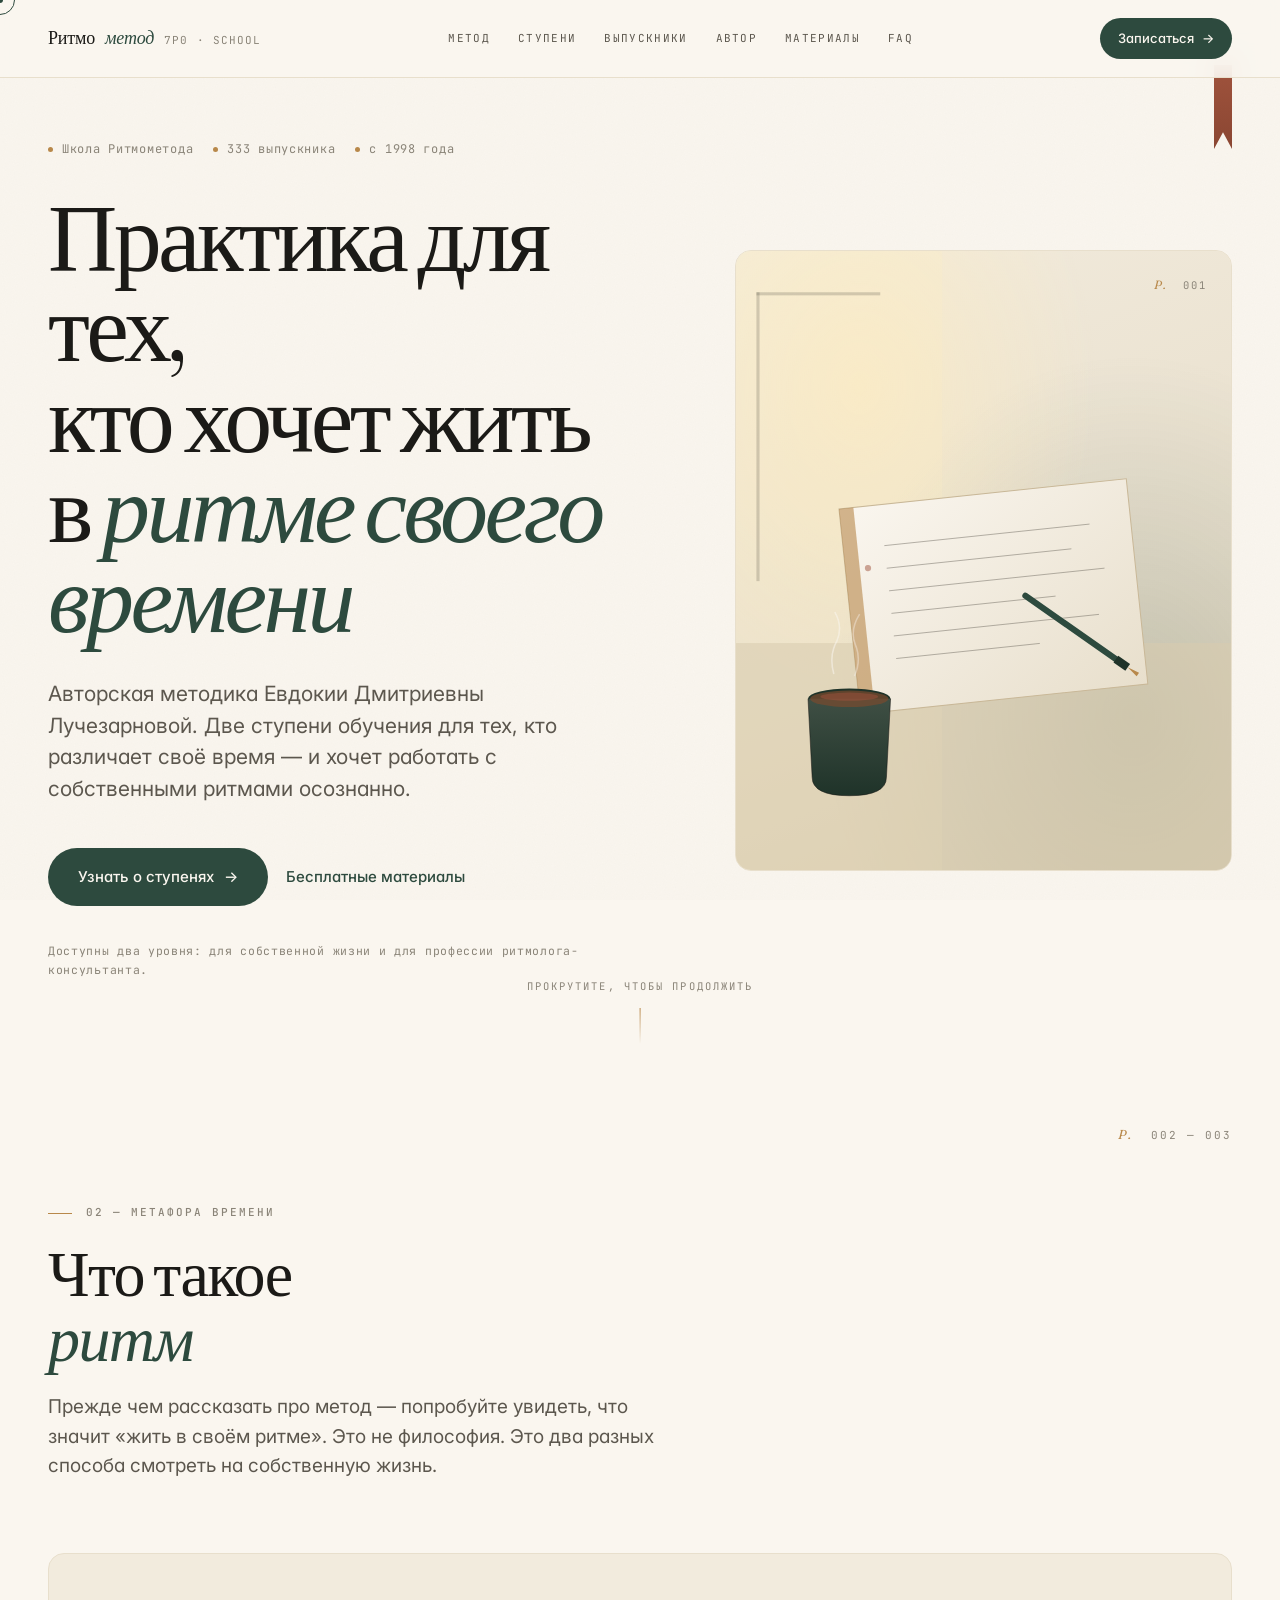
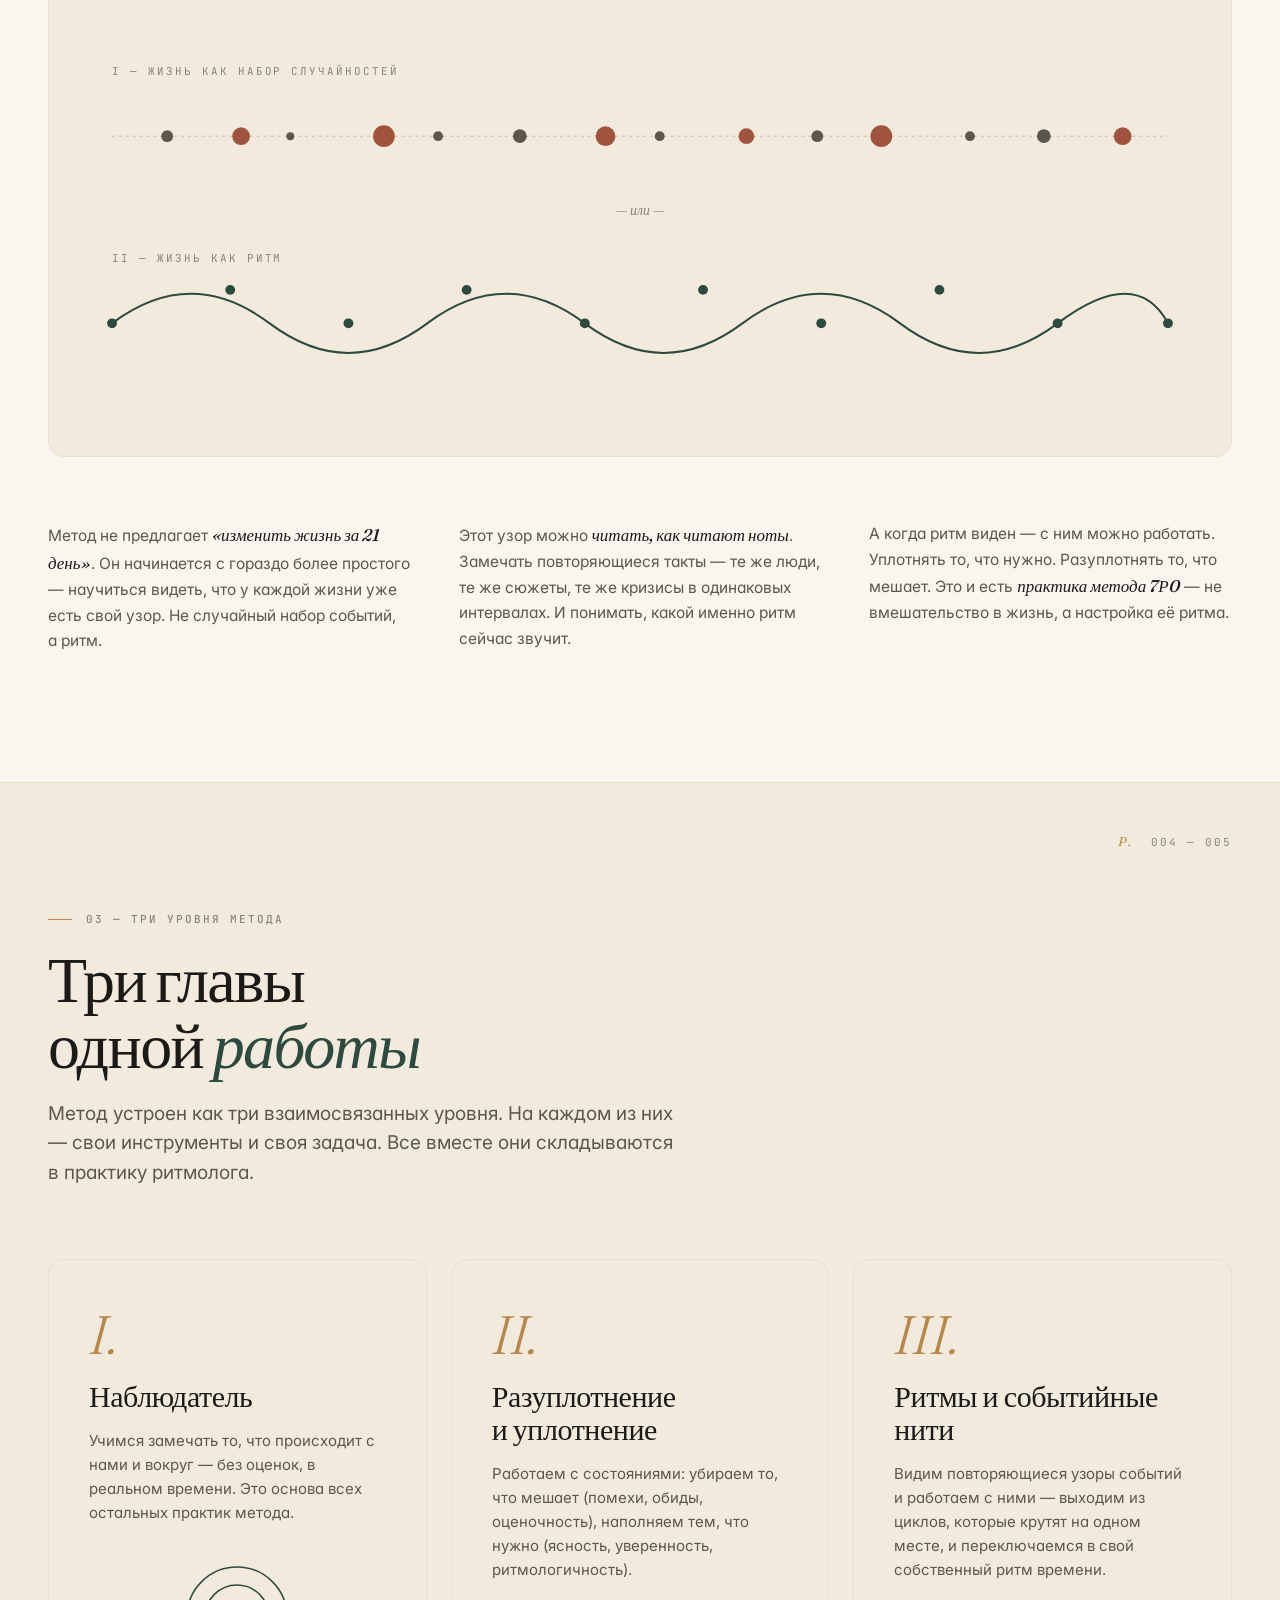
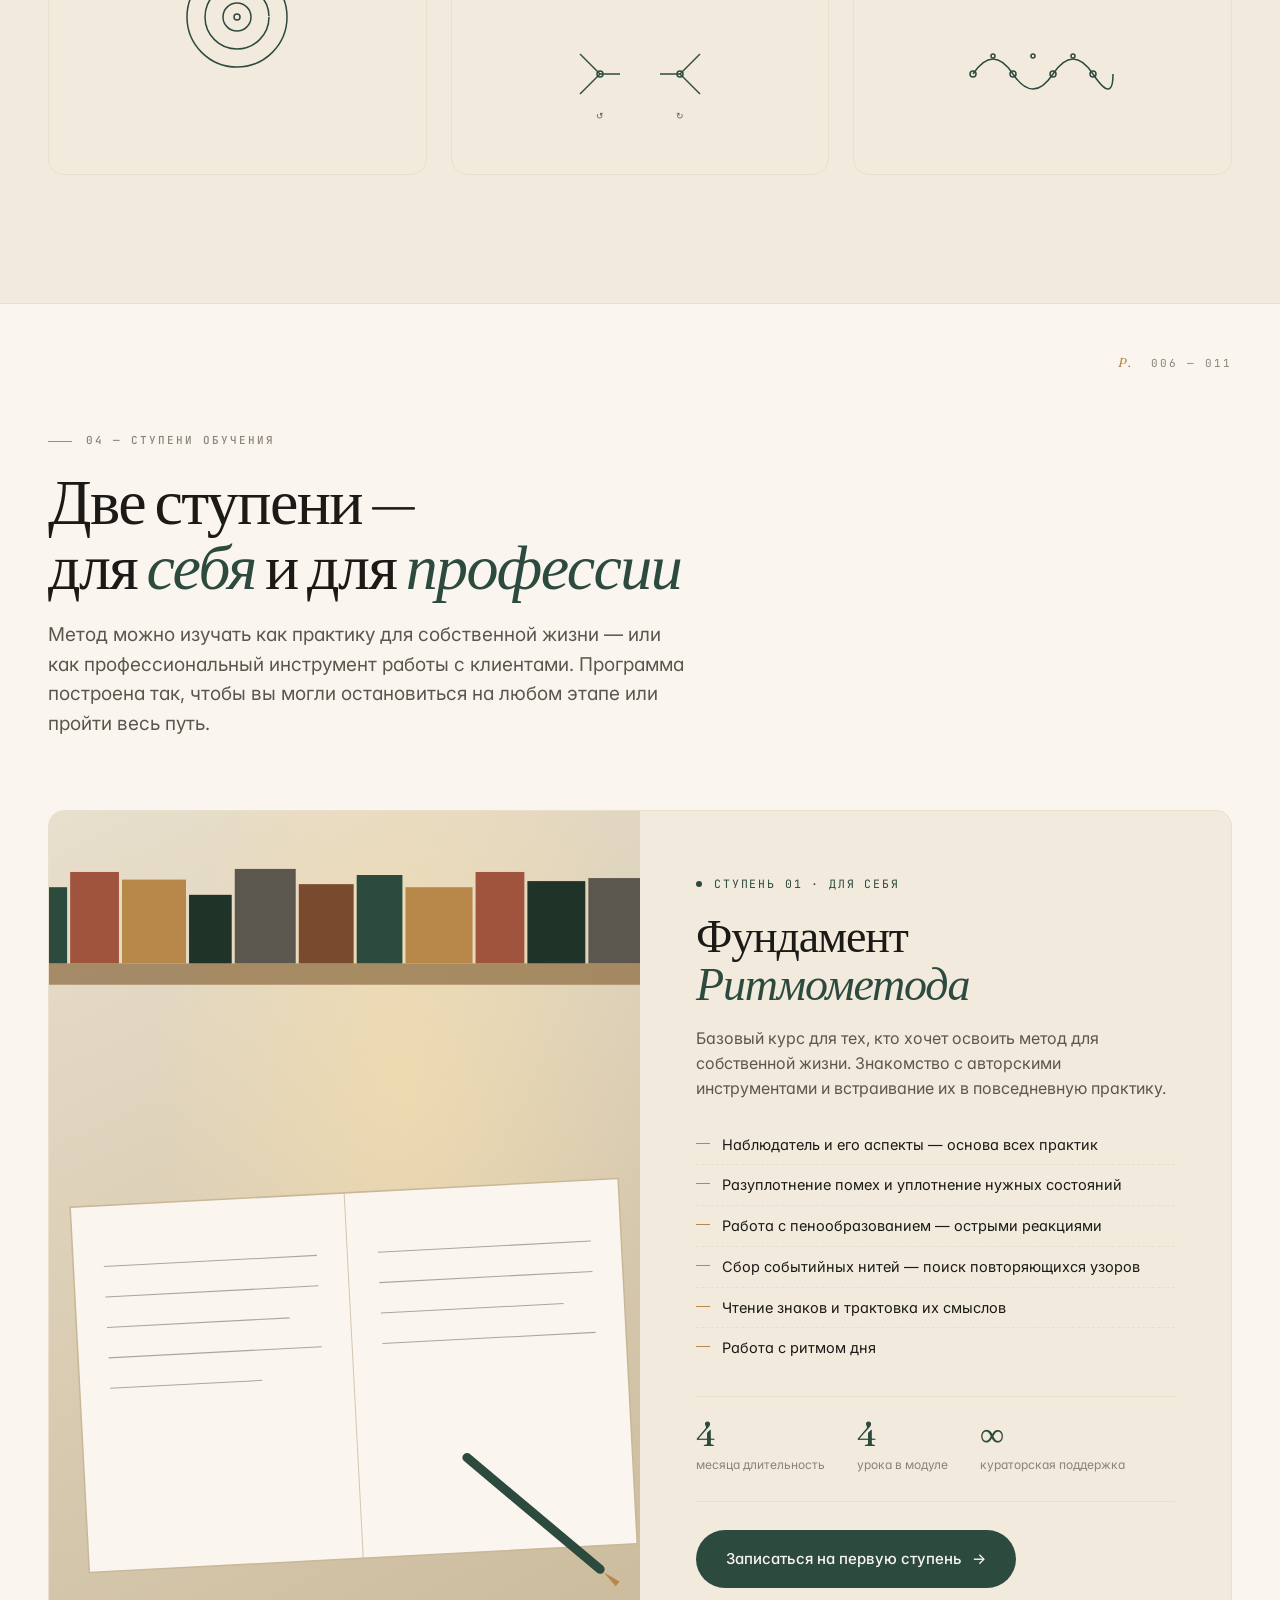
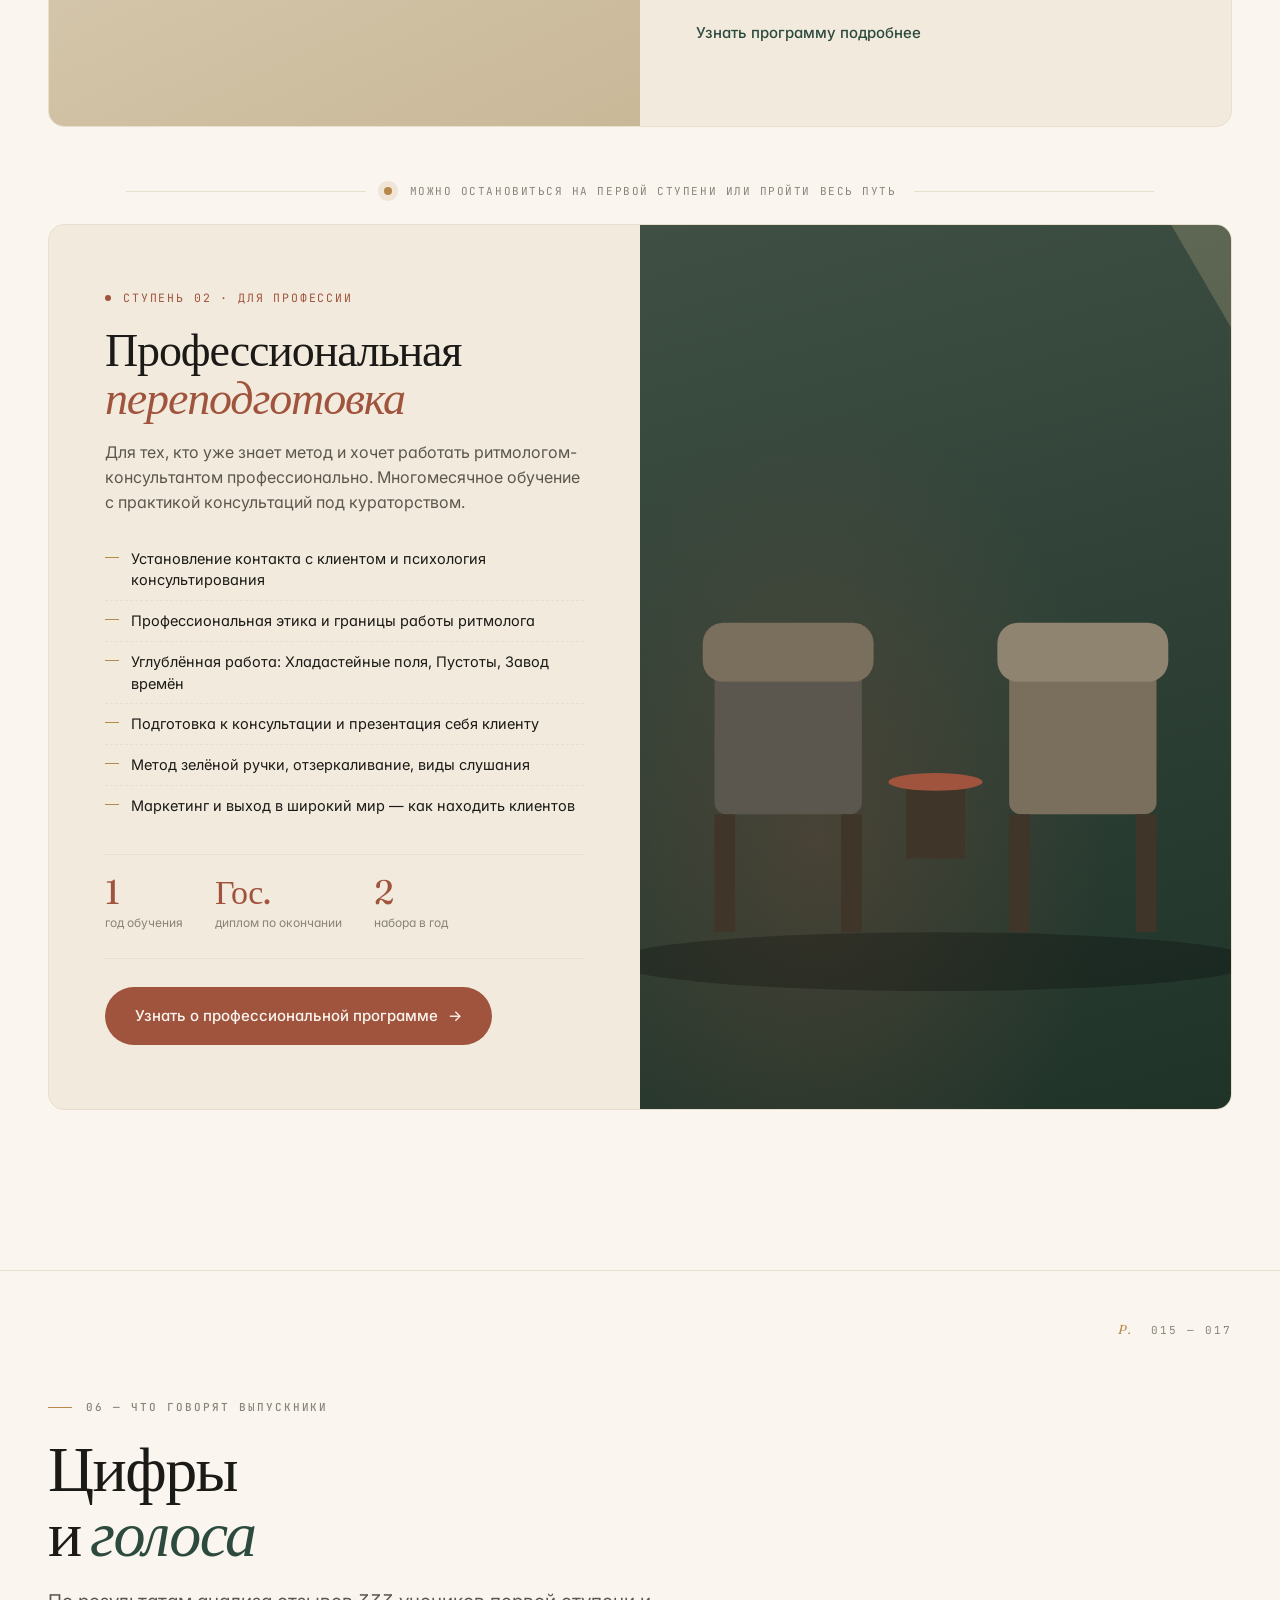
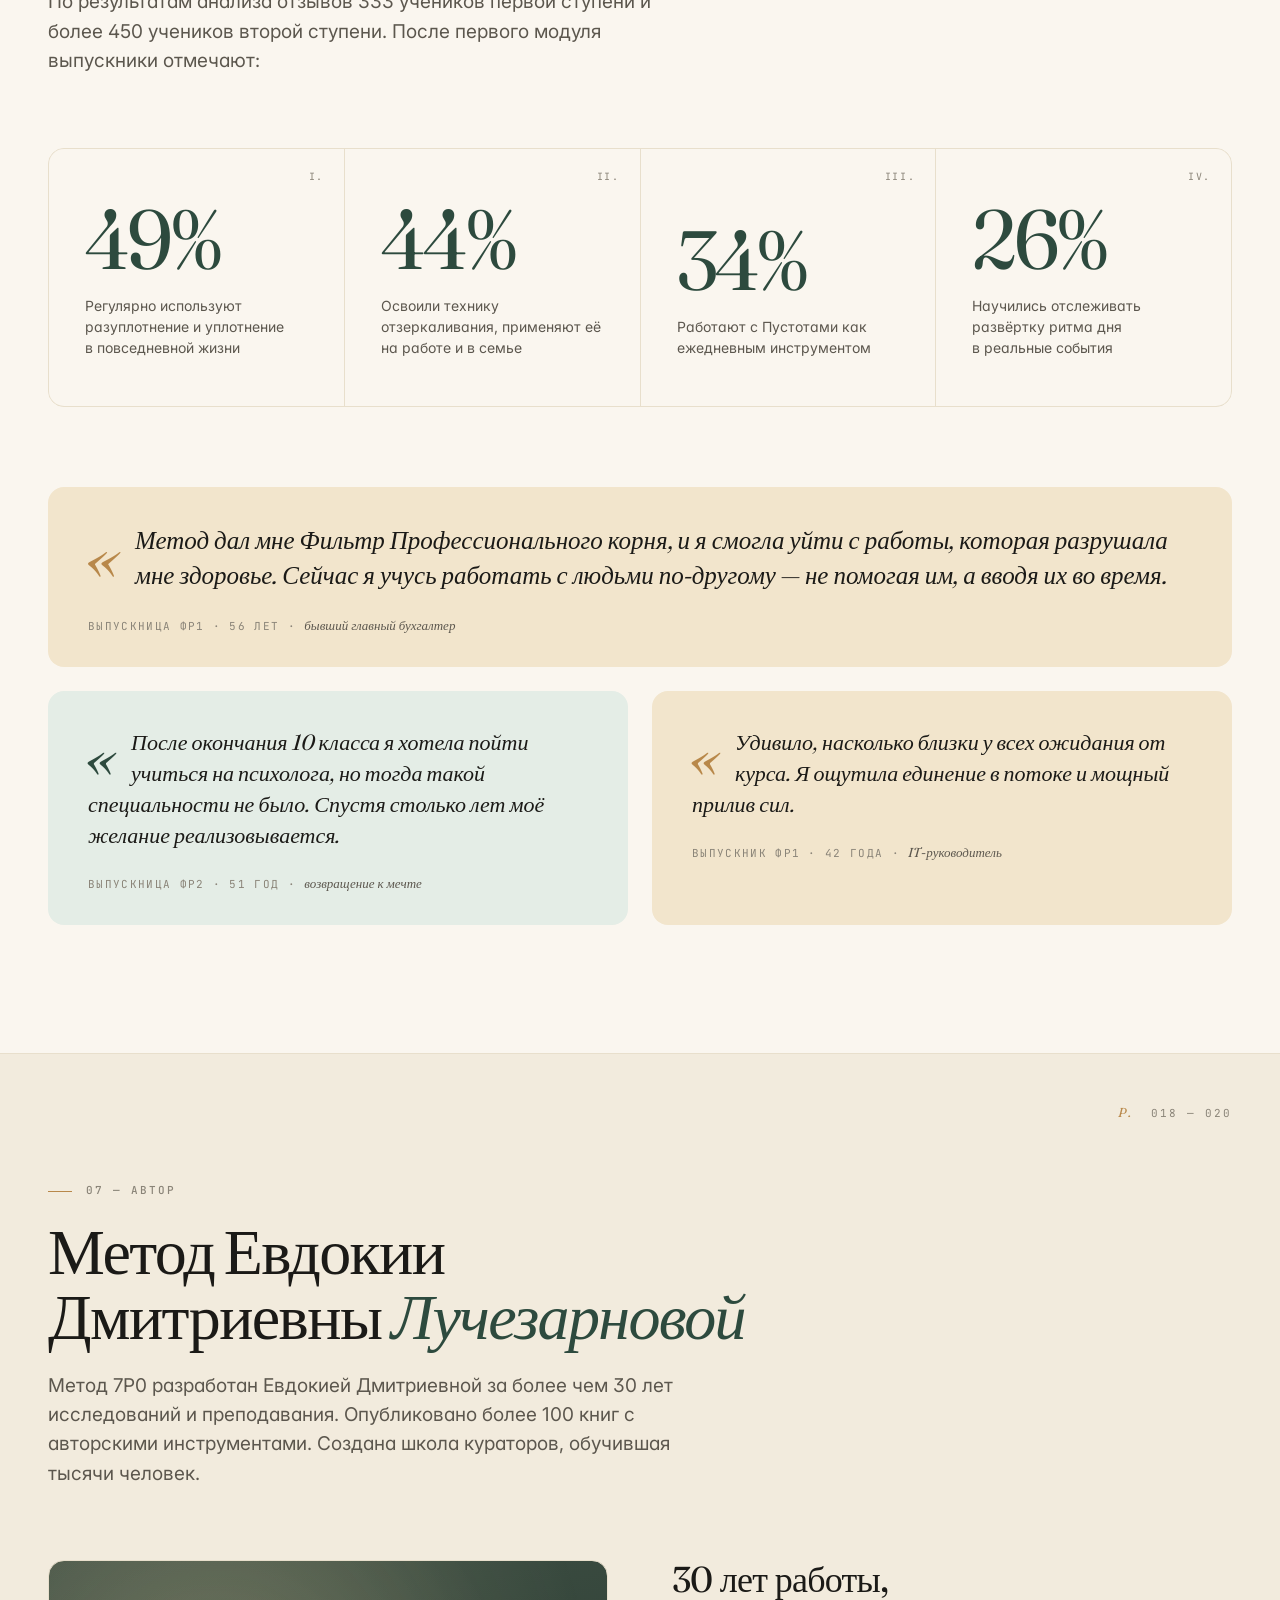
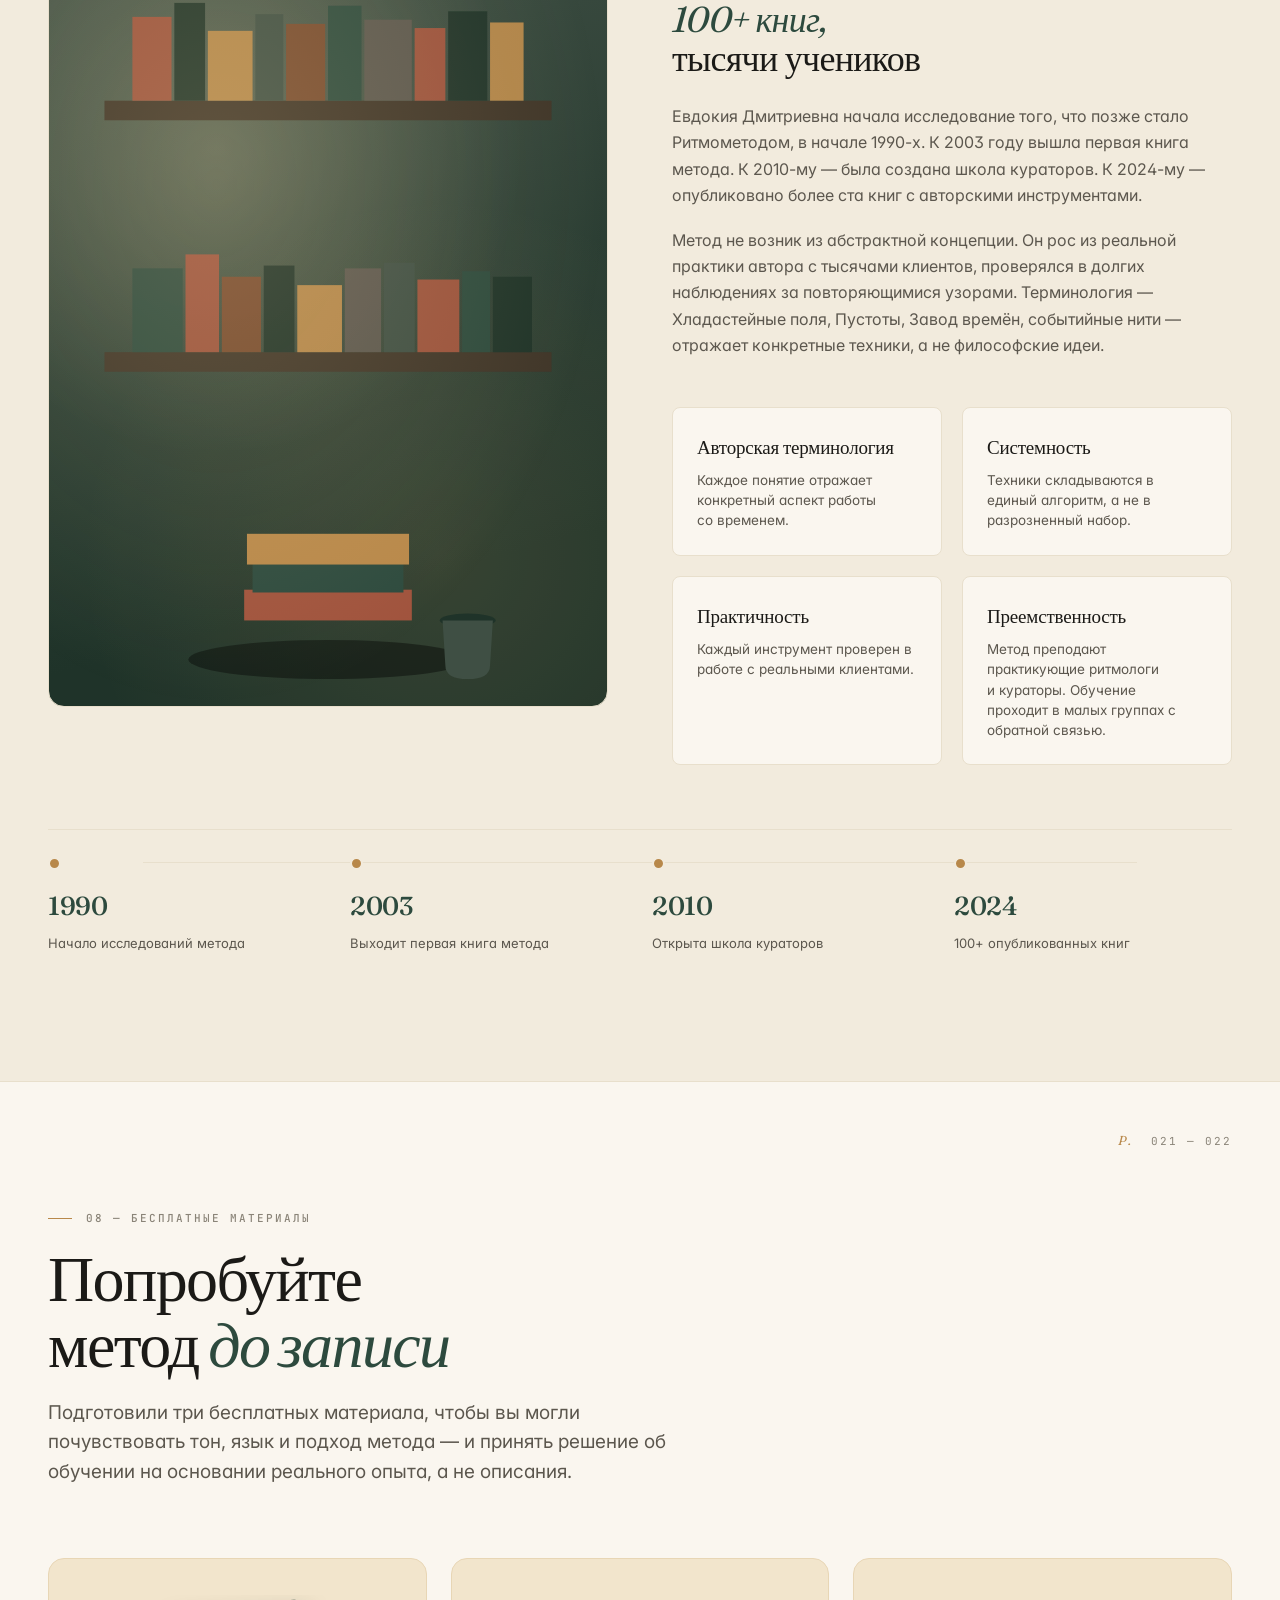
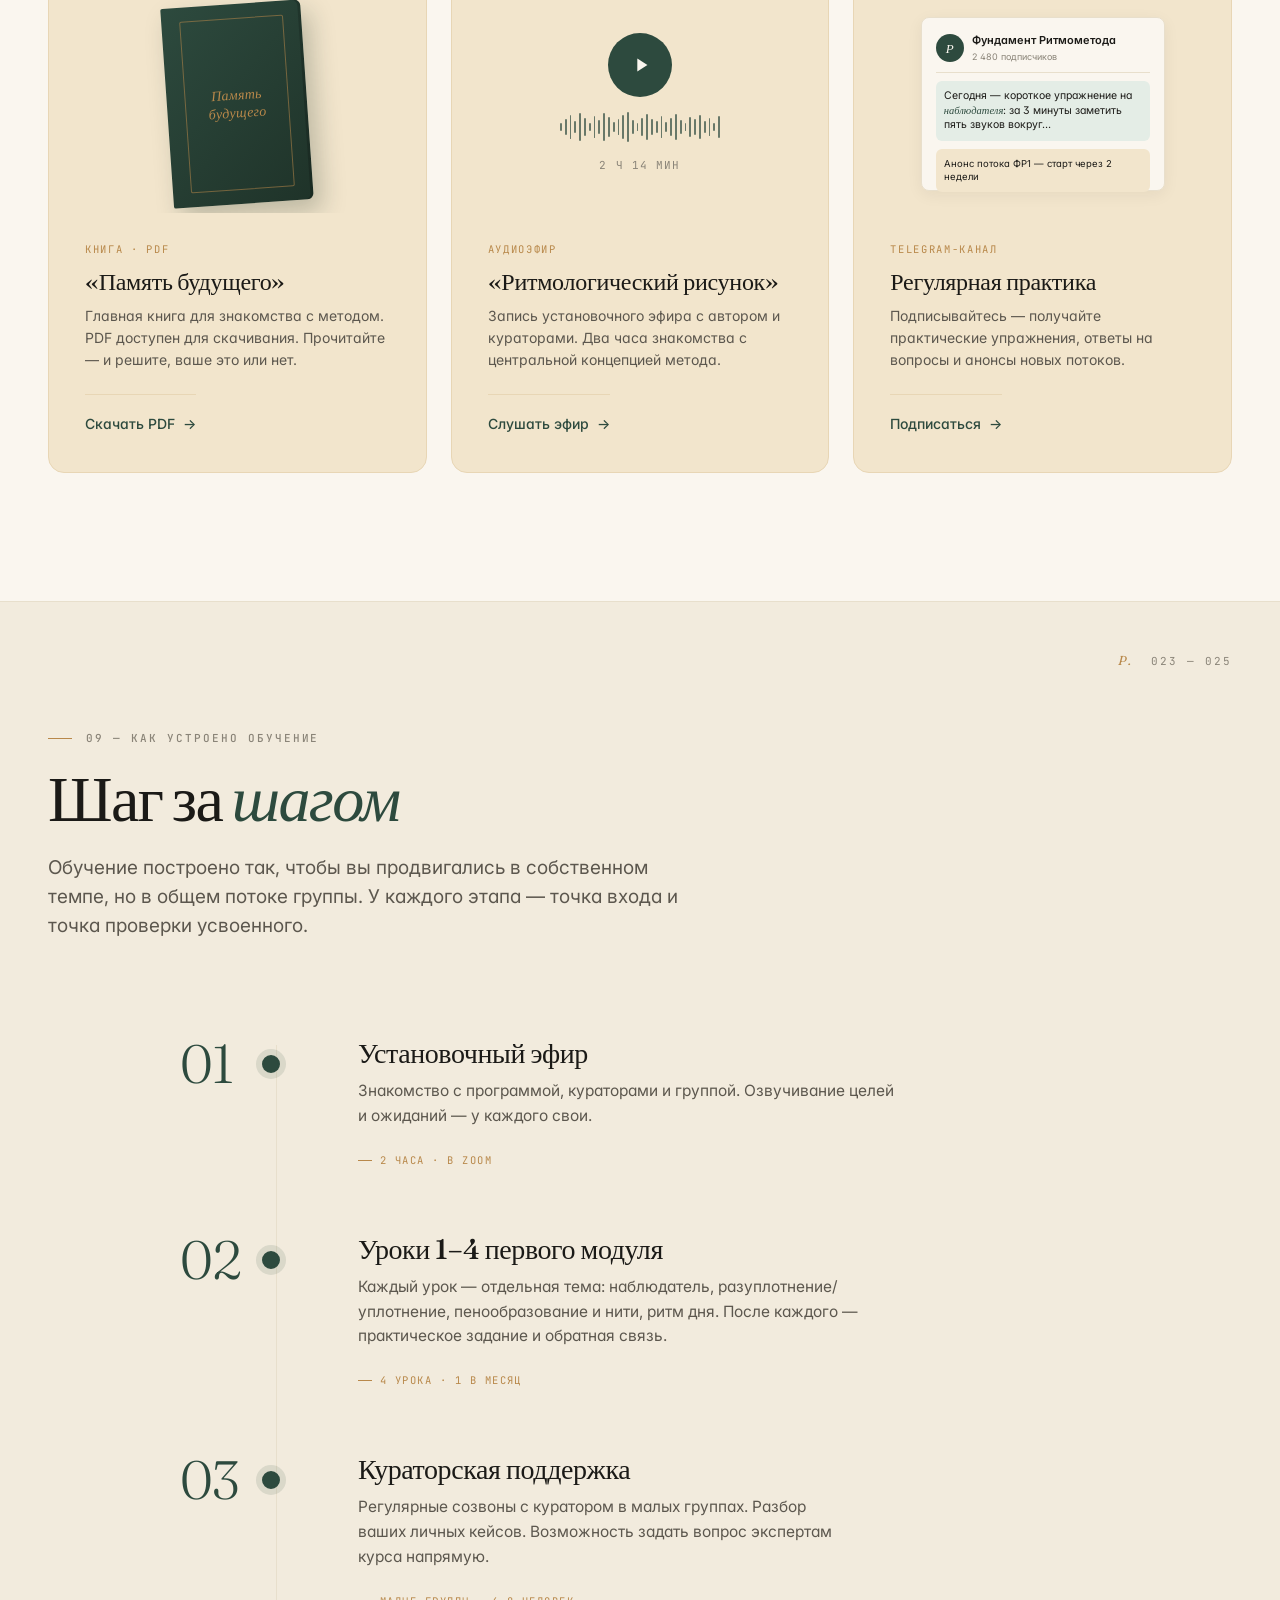
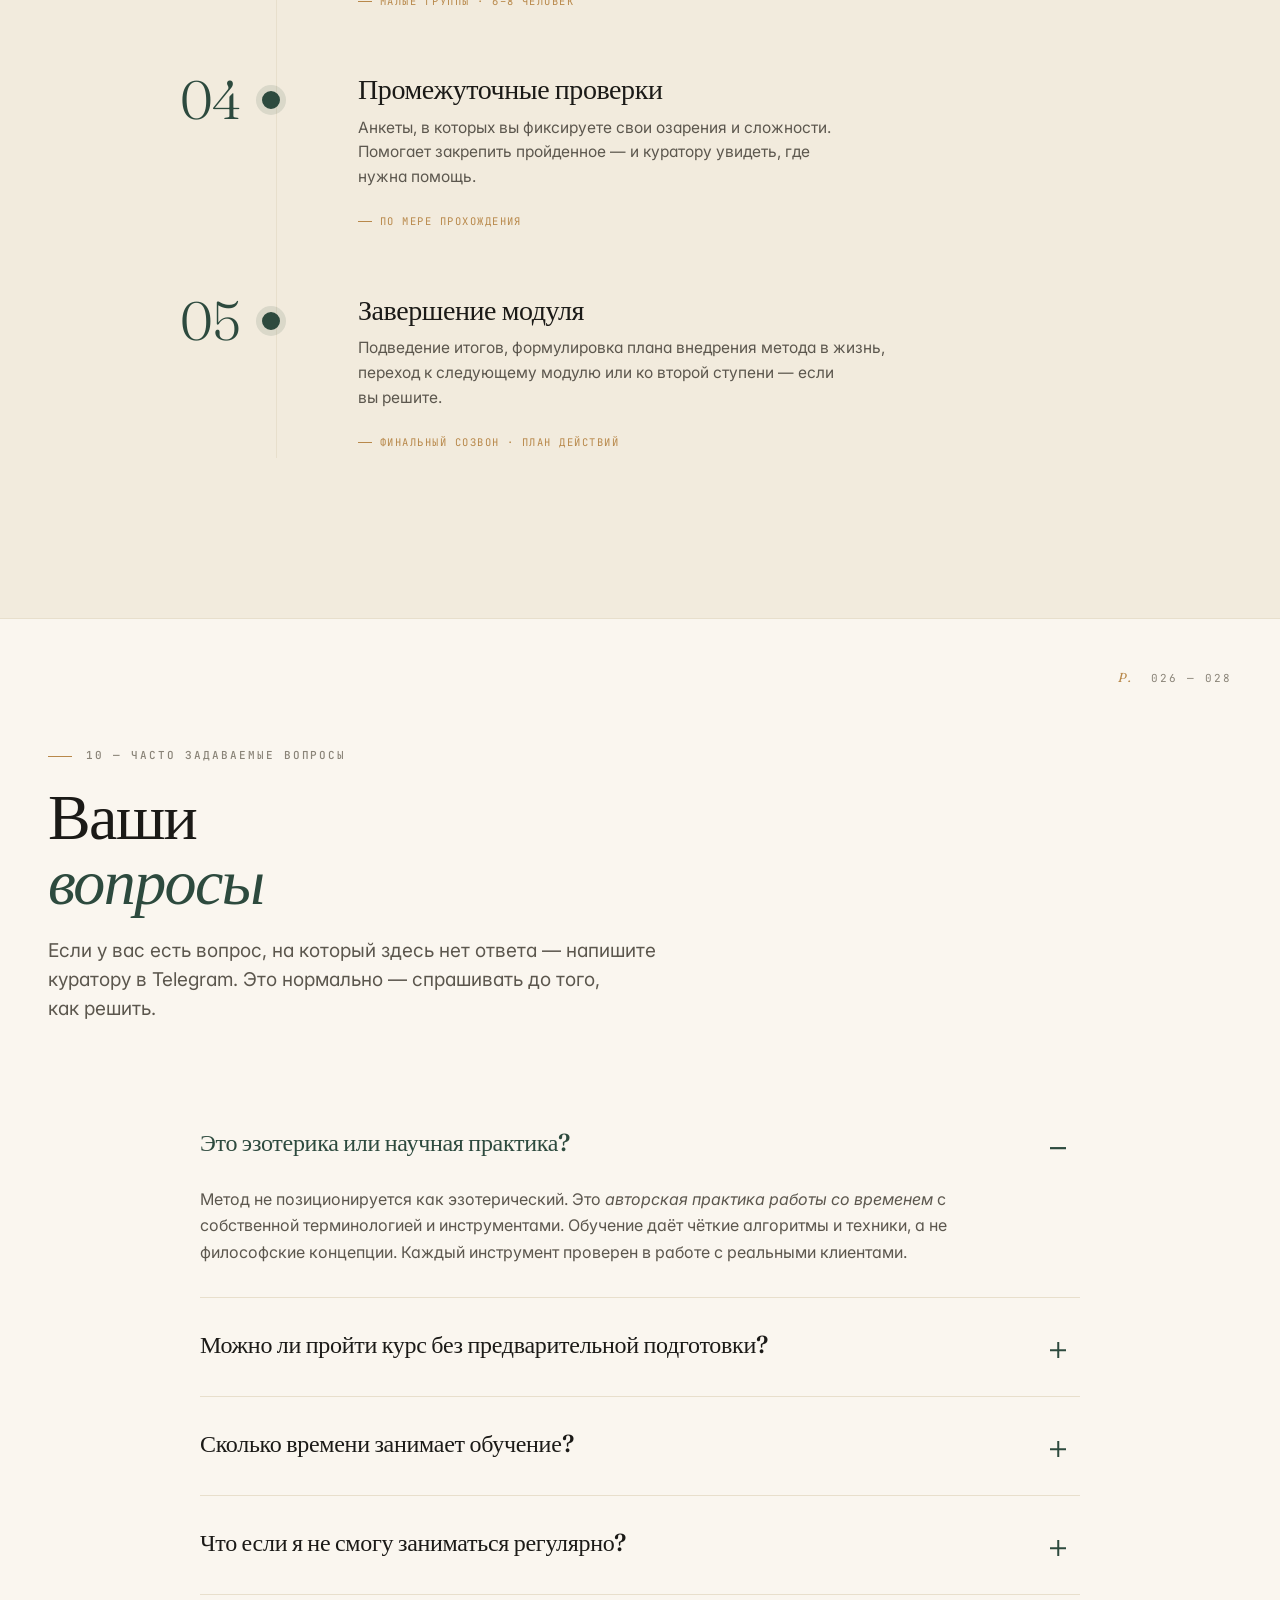
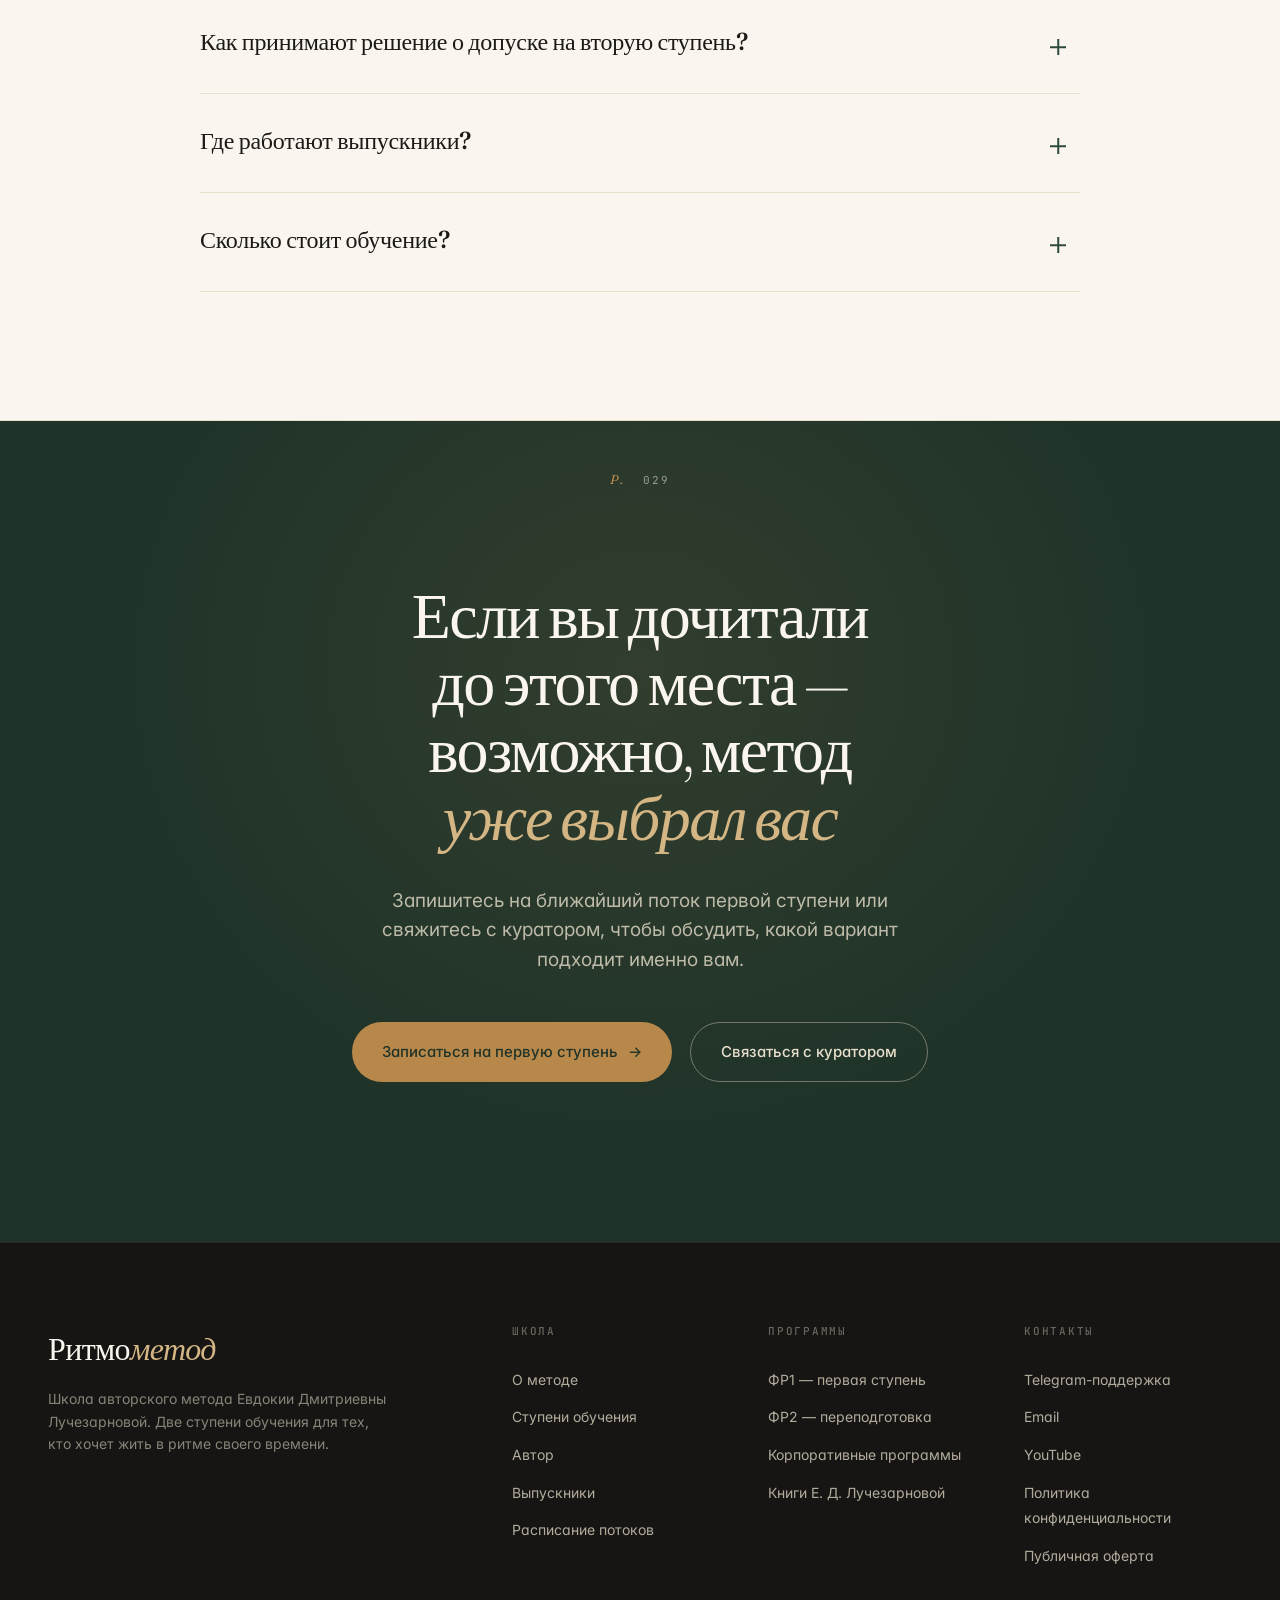
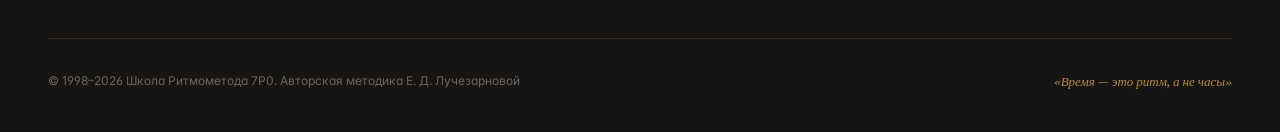
<file: index.html>
<!DOCTYPE html>
<html lang="ru">
<head>
<meta charset="UTF-8">
<meta name="viewport" content="width=device-width, initial-scale=1.0">
<title>Фундамент Ритмометода — авторский курс Е. Д. Лучезарновой</title>
<link rel="preconnect" href="https://fonts.googleapis.com">
<link rel="preconnect" href="https://fonts.gstatic.com" crossorigin>
<link href="https://fonts.googleapis.com/css2?family=Fraunces:ital,opsz,wght@0,9..144,300..700;1,9..144,300..700&family=Inter:wght@300;400;500;600;700&family=JetBrains+Mono:wght@400;500&display=swap" rel="stylesheet">
<link rel="stylesheet" href="styles.css">
</head>
<body>

<!-- Custom cursor -->
<div class="cursor-ring" id="cursorRing"></div>
<div class="cursor-dot" id="cursorDot"></div>

<!-- Reading progress -->
<div class="read-progress" id="readProg"></div>

<!-- Bookmark ribbon -->
<div class="bookmark" aria-hidden="true"></div>

<!-- Tooltip -->
<div class="evt-tip" id="evtTip"></div>

<!-- ====== NAV ====== -->
<nav class="nav">
  <div class="nav-logo">Ритмо<em>метод</em><span class="pg">7Р0 · School</span></div>
  <ul class="nav-links">
    <li><a href="#method">Метод</a></li>
    <li><a href="#stages">Ступени</a></li>
    <li><a href="#voices">Выпускники</a></li>
    <li><a href="#author">Автор</a></li>
    <li><a href="#free">Материалы</a></li>
    <li><a href="#faq">FAQ</a></li>
  </ul>
  <a class="nav-cta" href="#stages">Записаться <span class="btn-arrow">→</span></a>
</nav>

<main>

<!-- ====== HERO ====== -->
<section class="hero">
  <div class="container">
    <div class="hero-grid">
      <div>
        <div class="hero-meta reveal">
          <span>Школа Ритмометода</span>
          <span>333 выпускника</span>
          <span>с 1998 года</span>
        </div>
        <h1 class="reveal">
          Практика для тех,<br>
          кто хочет жить<br>
          в <em>ритме своего</em><br>
          <em>времени</em>
        </h1>
        <p class="hero-sub reveal">
          Авторская методика Евдокии Дмитриевны Лучезарновой. Две ступени обучения для тех, кто различает своё время — и хочет работать с собственными ритмами осознанно.
        </p>
        <div class="hero-buttons reveal">
          <a class="btn btn-primary" href="#stages">Узнать о ступенях <span class="btn-arrow">→</span></a>
          <a class="btn btn-ghost" href="#free">Бесплатные материалы</a>
        </div>
        <p class="hero-anchors reveal">
          Доступны два уровня: для собственной жизни и для&nbsp;профессии&nbsp;ритмолога-консультанта.
        </p>
      </div>
      <div class="hero-image reveal">
        <div class="scene"></div>
        <!-- Still life: notebook, pen, cup -->
        <svg class="hero-svg" viewBox="0 0 480 600" preserveAspectRatio="xMidYMid slice">
          <defs>
            <linearGradient id="paperG" x1="0" y1="0" x2="1" y2="1">
              <stop offset="0%" stop-color="#FAF6EF"/>
              <stop offset="100%" stop-color="#E8DFCC"/>
            </linearGradient>
            <linearGradient id="cupG" x1="0" y1="0" x2="0" y2="1">
              <stop offset="0%" stop-color="#3F4F44"/>
              <stop offset="100%" stop-color="#1F3329"/>
            </linearGradient>
          </defs>
          <!-- Window light wash on left -->
          <rect x="0" y="0" width="200" height="600" fill="rgba(255,236,189,0.18)"/>
          <!-- Linen surface -->
          <rect x="0" y="380" width="480" height="220" fill="#D9CDB0" opacity=".55"/>
          <!-- Notebook -->
          <g transform="translate(100,250) rotate(-6)">
            <rect x="0" y="0" width="280" height="200" fill="url(#paperG)" stroke="#C9B898" stroke-width="1"/>
            <rect x="0" y="0" width="14" height="200" fill="#B8884A" opacity=".6"/>
            <line x1="40" y1="40" x2="240" y2="40" stroke="#5C574E" stroke-width=".8" opacity=".5"/>
            <line x1="40" y1="62" x2="220" y2="62" stroke="#5C574E" stroke-width=".8" opacity=".5"/>
            <line x1="40" y1="84" x2="250" y2="84" stroke="#5C574E" stroke-width=".8" opacity=".5"/>
            <line x1="40" y1="106" x2="200" y2="106" stroke="#5C574E" stroke-width=".8" opacity=".5"/>
            <line x1="40" y1="128" x2="240" y2="128" stroke="#5C574E" stroke-width=".8" opacity=".5"/>
            <line x1="40" y1="150" x2="180" y2="150" stroke="#5C574E" stroke-width=".8" opacity=".5"/>
            <circle cx="22" cy="60" r="3" fill="#A0533D" opacity=".5"/>
          </g>
          <!-- Pen -->
          <g transform="translate(280,330) rotate(35)">
            <rect x="0" y="0" width="120" height="6" rx="3" fill="#2D4A3E"/>
            <rect x="110" y="-1" width="14" height="8" fill="#1F3329"/>
            <polygon points="124,3 136,1 136,5" fill="#B8884A"/>
          </g>
          <!-- Cup -->
          <g transform="translate(60,420)">
            <ellipse cx="50" cy="14" rx="40" ry="10" fill="#1F3329"/>
            <path d="M 10,14 L 14,90 Q 14,108 50,108 Q 86,108 86,90 L 90,14" fill="url(#cupG)" stroke="#161513" stroke-width=".5"/>
            <ellipse cx="50" cy="14" rx="38" ry="8" fill="#7A4A2E" opacity=".7"/>
            <ellipse cx="50" cy="12" rx="28" ry="4" fill="#A0533D" opacity=".5"/>
            <path d="M 35 -10 Q 30 -28 38 -42 Q 44 -56 36 -70" stroke="#FAF6EF" stroke-width="1.5" fill="none" opacity=".55"/>
            <path d="M 55 -8 Q 62 -24 56 -38 Q 50 -52 60 -68" stroke="#FAF6EF" stroke-width="1.5" fill="none" opacity=".4"/>
          </g>
          <!-- Window frame hint -->
          <rect x="20" y="40" width="3" height="280" fill="#5C574E" opacity=".25"/>
          <rect x="20" y="40" width="120" height="3" fill="#5C574E" opacity=".25"/>
        </svg>
        <div class="hero-pageref"><em>p.</em>&nbsp;&nbsp;001</div>
      </div>
    </div>
  </div>
  <div class="scroll-cue">
    <span>Прокрутите, чтобы продолжить</span>
    <span class="line"></span>
  </div>
</section>

<!-- ====== SECTION 2: METHOD METAPHOR ====== -->
<section class="section" id="method" style="background:var(--paper)">
  <div class="section-num"><em>p.</em>&nbsp;&nbsp;002 — 003</div>
  <div class="container">
    <div class="reveal">
      <div class="section-label">02 — Метафора времени</div>
      <h2 class="section-title">Что такое<br><em>ритм</em></h2>
      <p class="section-intro">
        Прежде чем рассказать про метод — попробуйте увидеть, что значит «жить в своём ритме». Это не философия. Это два разных способа смотреть на собственную жизнь.
      </p>
    </div>

    <div class="rhythm-wrap reveal">
      <svg class="rhythm-svg" viewBox="0 0 1200 380" preserveAspectRatio="xMidYMid meet">
        <defs>
          <linearGradient id="fadeR" x1="0" y1="0" x2="1" y2="0">
            <stop offset="0%" stop-color="#A0533D" stop-opacity="0"/>
            <stop offset="20%" stop-color="#A0533D" stop-opacity="1"/>
            <stop offset="80%" stop-color="#A0533D" stop-opacity="1"/>
            <stop offset="100%" stop-color="#A0533D" stop-opacity="0"/>
          </linearGradient>
        </defs>
        <!-- Top: chaotic line -->
        <text x="64" y="58" font-family="JetBrains Mono" font-size="11" fill="#8A8478" letter-spacing="2" text-transform="uppercase">I — ЖИЗНЬ КАК НАБОР СЛУЧАЙНОСТЕЙ</text>
        <line x1="64" y1="120" x2="1136" y2="120" stroke="#C9B898" stroke-width="1" stroke-dasharray="3 4"/>
        <g class="chaos-events" id="chaosEvents">
          <circle cx="120" cy="120" r="6" fill="#5C574E" data-label="Школа"/>
          <circle cx="195" cy="120" r="9" fill="#A0533D" data-label="Развод родителей"/>
          <circle cx="245" cy="120" r="4" fill="#5C574E" data-label="Первая работа"/>
          <circle cx="340" cy="120" r="11" fill="#A0533D" data-label="Болезнь"/>
          <circle cx="395" cy="120" r="5" fill="#5C574E" data-label="Переезд"/>
          <circle cx="478" cy="120" r="7" fill="#5C574E" data-label="Брак"/>
          <circle cx="565" cy="120" r="10" fill="#A0533D" data-label="Потеря работы"/>
          <circle cx="620" cy="120" r="5" fill="#5C574E" data-label="Новый круг"/>
          <circle cx="708" cy="120" r="8" fill="#A0533D" data-label="Развод"/>
          <circle cx="780" cy="120" r="6" fill="#5C574E" data-label="Смена профессии"/>
          <circle cx="845" cy="120" r="11" fill="#A0533D" data-label="Кризис"/>
          <circle cx="935" cy="120" r="5" fill="#5C574E" data-label="Новая встреча"/>
          <circle cx="1010" cy="120" r="7" fill="#5C574E" data-label="Терапия"/>
          <circle cx="1090" cy="120" r="9" fill="#A0533D" data-label="Болезнь близкого"/>
        </g>

        <!-- Middle: divider -->
        <text x="600" y="200" font-family="Fraunces" font-size="14" font-style="italic" fill="#8A8478" text-anchor="middle">— или —</text>

        <!-- Bottom: rhythmic sine wave -->
        <text x="64" y="248" font-family="JetBrains Mono" font-size="11" fill="#8A8478" letter-spacing="2" text-transform="uppercase">II — ЖИЗНЬ КАК РИТМ</text>
        <path id="sinePath"
          d="M 64 310 Q 144 250 224 310 T 384 310 T 544 310 T 704 310 T 864 310 T 1024 310 T 1136 310"
          stroke="#2D4A3E" stroke-width="2" fill="none" stroke-linecap="round"/>
        <g id="sineNodes">
          <circle cx="64" cy="310" r="5" fill="#2D4A3E"/>
          <circle cx="184" cy="276" r="5" fill="#2D4A3E"/>
          <circle cx="304" cy="310" r="5" fill="#2D4A3E"/>
          <circle cx="424" cy="276" r="5" fill="#2D4A3E"/>
          <circle cx="544" cy="310" r="5" fill="#2D4A3E"/>
          <circle cx="664" cy="276" r="5" fill="#2D4A3E"/>
          <circle cx="784" cy="310" r="5" fill="#2D4A3E"/>
          <circle cx="904" cy="276" r="5" fill="#2D4A3E"/>
          <circle cx="1024" cy="310" r="5" fill="#2D4A3E"/>
          <circle cx="1136" cy="310" r="5" fill="#2D4A3E"/>
        </g>
      </svg>
    </div>

    <div class="rhythm-text-cols reveal">
      <p>Метод не предлагает <strong>«изменить жизнь за 21 день»</strong>. Он начинается с гораздо более простого — научиться видеть, что у каждой жизни уже есть свой узор. Не случайный набор событий, а ритм.</p>
      <p>Этот узор можно <strong>читать, как читают ноты</strong>. Замечать повторяющиеся такты — те же люди, те же сюжеты, те же кризисы в одинаковых интервалах. И понимать, какой именно ритм сейчас звучит.</p>
      <p>А когда ритм виден — с ним можно работать. Уплотнять то, что нужно. Разуплотнять то, что мешает. Это и есть <strong>практика метода 7Р0</strong> — не вмешательство в жизнь, а настройка её ритма.</p>
    </div>
  </div>
</section>

<!-- ====== SECTION 3: THREE LEVELS ====== -->
<section class="section" style="background:var(--paper-warm)">
  <div class="section-num"><em>p.</em>&nbsp;&nbsp;004 — 005</div>
  <div class="container">
    <div class="reveal">
      <div class="section-label">03 — Три уровня метода</div>
      <h2 class="section-title">Три главы<br>одной <em>работы</em></h2>
      <p class="section-intro">
        Метод устроен как три взаимосвязанных уровня. На каждом из них — свои инструменты и своя задача. Все вместе они складываются в практику ритмолога.
      </p>
    </div>

    <div class="levels-grid">
      <div class="level-card reveal">
        <div class="level-num">I.</div>
        <h3>Наблюдатель</h3>
        <p>Учимся замечать то, что происходит с нами и вокруг — без оценок, в реальном времени. Это основа всех остальных практик метода.</p>
        <div class="level-illu">
          <svg viewBox="0 0 160 120" class="level-svg">
            <circle cx="80" cy="60" r="50" stroke-dasharray="320" stroke-dashoffset="320" class="draw"/>
            <circle cx="80" cy="60" r="32" stroke-dasharray="200" stroke-dashoffset="200" class="draw" style="animation-delay:.2s"/>
            <circle cx="80" cy="60" r="14" stroke-dasharray="90" stroke-dashoffset="90" class="draw" style="animation-delay:.4s"/>
            <circle cx="80" cy="60" r="3" fill="#2D4A3E" stroke="none"/>
          </svg>
        </div>
      </div>

      <div class="level-card reveal">
        <div class="level-num">II.</div>
        <h3>Разуплотнение и&nbsp;уплотнение</h3>
        <p>Работаем с состояниями: убираем то, что мешает (помехи, обиды, оценочность), наполняем тем, что нужно (ясность, уверенность, ритмологичность).</p>
        <div class="level-illu">
          <svg viewBox="0 0 160 120" class="level-svg">
            <line x1="40" y1="60" x2="20" y2="40" stroke-dasharray="40" stroke-dashoffset="40" class="draw"/>
            <line x1="40" y1="60" x2="20" y2="80" stroke-dasharray="40" stroke-dashoffset="40" class="draw"/>
            <line x1="40" y1="60" x2="60" y2="60" stroke-dasharray="20" stroke-dashoffset="20" class="draw"/>
            <line x1="120" y1="60" x2="100" y2="60" stroke-dasharray="20" stroke-dashoffset="20" class="draw" style="animation-delay:.2s"/>
            <line x1="120" y1="60" x2="140" y2="40" stroke-dasharray="40" stroke-dashoffset="40" class="draw" style="animation-delay:.2s"/>
            <line x1="120" y1="60" x2="140" y2="80" stroke-dasharray="40" stroke-dashoffset="40" class="draw" style="animation-delay:.2s"/>
            <circle cx="40" cy="60" r="3" fill="#2D4A3E" stroke="none"/>
            <circle cx="120" cy="60" r="3" fill="#2D4A3E" stroke="none"/>
            <text x="40" y="105" font-family="JetBrains Mono" font-size="9" fill="#5C574E" text-anchor="middle" letter-spacing="1">↺</text>
            <text x="120" y="105" font-family="JetBrains Mono" font-size="9" fill="#5C574E" text-anchor="middle" letter-spacing="1">↻</text>
          </svg>
        </div>
      </div>

      <div class="level-card reveal">
        <div class="level-num">III.</div>
        <h3>Ритмы и&nbsp;событийные нити</h3>
        <p>Видим повторяющиеся узоры событий и работаем с ними — выходим из циклов, которые крутят на одном месте, и переключаемся в свой собственный ритм времени.</p>
        <div class="level-illu">
          <svg viewBox="0 0 160 120" class="level-svg">
            <path d="M 10 60 Q 30 30 50 60 T 90 60 T 130 60 T 150 60"
                  stroke-dasharray="200" stroke-dashoffset="200" class="draw"/>
            <circle cx="10" cy="60" r="3" fill="#2D4A3E" stroke="none"/>
            <circle cx="50" cy="60" r="3" fill="#2D4A3E" stroke="none"/>
            <circle cx="90" cy="60" r="3" fill="#2D4A3E" stroke="none"/>
            <circle cx="130" cy="60" r="3" fill="#2D4A3E" stroke="none"/>
            <circle cx="30" cy="42" r="2" fill="#B8884A" stroke="none"/>
            <circle cx="70" cy="42" r="2" fill="#B8884A" stroke="none"/>
            <circle cx="110" cy="42" r="2" fill="#B8884A" stroke="none"/>
          </svg>
        </div>
      </div>
    </div>
  </div>
</section>

<!-- ====== SECTION 4: STAGES ====== -->
<section class="section" id="stages" style="background:var(--paper)">
  <div class="section-num"><em>p.</em>&nbsp;&nbsp;006 — 011</div>
  <div class="container">
    <div class="reveal">
      <div class="section-label">04 — Ступени обучения</div>
      <h2 class="section-title">Две ступени —<br>для <em>себя</em> и для <em>профессии</em></h2>
      <p class="section-intro">
        Метод можно изучать как практику для собственной жизни — или как профессиональный инструмент работы с клиентами. Программа построена так, чтобы вы могли остановиться на любом этапе или пройти весь путь.
      </p>
    </div>

    <!-- Stage 1 -->
    <div class="stage reveal">
      <div class="stage-image">
        <div class="bg b1"></div>
        <svg viewBox="0 0 600 600" preserveAspectRatio="xMidYMid slice" style="position:absolute;inset:0;width:100%;height:100%">
          <rect x="60" y="100" width="480" height="14" fill="#8A6A3F" opacity=".7"/>
          <g>
            <rect x="80" y="50" width="38" height="50" fill="#2D4A3E"/>
            <rect x="120" y="40" width="32" height="60" fill="#A0533D"/>
            <rect x="154" y="45" width="42" height="55" fill="#B8884A"/>
            <rect x="198" y="55" width="28" height="45" fill="#1F3329"/>
            <rect x="228" y="38" width="40" height="62" fill="#5C574E"/>
            <rect x="270" y="48" width="36" height="52" fill="#7A4A2E"/>
            <rect x="308" y="42" width="30" height="58" fill="#2D4A3E"/>
            <rect x="340" y="50" width="44" height="50" fill="#B8884A"/>
            <rect x="386" y="40" width="32" height="60" fill="#A0533D"/>
            <rect x="420" y="46" width="38" height="54" fill="#1F3329"/>
            <rect x="460" y="44" width="34" height="56" fill="#5C574E"/>
          </g>
          <g transform="translate(120,260) rotate(-3)">
            <rect width="360" height="240" fill="#FAF6EF" stroke="#C9B898" stroke-width="1"/>
            <line x1="180" y1="0" x2="180" y2="240" stroke="#C9B898" stroke-width=".5"/>
            <g opacity=".5" stroke="#5C574E" stroke-width=".7">
              <line x1="20" y1="40" x2="160" y2="40"/>
              <line x1="20" y1="60" x2="160" y2="60"/>
              <line x1="20" y1="80" x2="140" y2="80"/>
              <line x1="20" y1="100" x2="160" y2="100"/>
              <line x1="20" y1="120" x2="120" y2="120"/>
              <line x1="200" y1="40" x2="340" y2="40"/>
              <line x1="200" y1="60" x2="340" y2="60"/>
              <line x1="200" y1="80" x2="320" y2="80"/>
              <line x1="200" y1="100" x2="340" y2="100"/>
            </g>
          </g>
          <g transform="translate(380,420) rotate(40)">
            <rect width="120" height="6" rx="3" fill="#2D4A3E"/>
            <polygon points="120,3 132,1 132,5" fill="#B8884A"/>
          </g>
        </svg>
      </div>
      <div class="stage-body">
        <div class="stage-step"><span class="dot"></span>Ступень 01 · Для себя</div>
        <h3>Фундамент<br><em>Ритмометода</em></h3>
        <p class="stage-desc">Базовый курс для тех, кто хочет освоить метод для собственной жизни. Знакомство с авторскими инструментами и встраивание их в повседневную практику.</p>
        <ul class="stage-list">
          <li>Наблюдатель и его аспекты — основа всех практик</li>
          <li>Разуплотнение помех и уплотнение нужных состояний</li>
          <li>Работа с пенообразованием — острыми реакциями</li>
          <li>Сбор событийных нитей — поиск повторяющихся узоров</li>
          <li>Чтение знаков и трактовка их смыслов</li>
          <li>Работа с ритмом дня</li>
        </ul>
        <div class="stage-metrics">
          <div class="stage-metric"><div class="v" data-count="4">4</div><div class="l">месяца длительность</div></div>
          <div class="stage-metric"><div class="v" data-count="4">4</div><div class="l">урока в модуле</div></div>
          <div class="stage-metric"><div class="v">∞</div><div class="l">кураторская поддержка</div></div>
        </div>
        <div class="stage-buttons">
          <a class="btn btn-primary" href="#stages">Записаться на первую ступень <span class="btn-arrow">→</span></a>
          <a class="btn btn-ghost" href="#stages">Узнать программу подробнее</a>
        </div>
      </div>
    </div>

    <div class="stage-divider">
      <span class="knot"></span>
      <span>Можно остановиться на первой ступени или пройти весь путь</span>
    </div>

    <!-- Stage 2 -->
    <div class="stage fr2 flip reveal">
      <div class="stage-body">
        <div class="stage-step"><span class="dot"></span>Ступень 02 · Для профессии</div>
        <h3>Профессиональная<br><em>переподготовка</em></h3>
        <p class="stage-desc">Для тех, кто уже знает метод и хочет работать ритмологом-консультантом профессионально. Многомесячное обучение с практикой консультаций под кураторством.</p>
        <ul class="stage-list">
          <li>Установление контакта с клиентом и психология консультирования</li>
          <li>Профессиональная этика и границы работы ритмолога</li>
          <li>Углублённая работа: Хладастейные поля, Пустоты, Завод времён</li>
          <li>Подготовка к консультации и презентация себя клиенту</li>
          <li>Метод зелёной ручки, отзеркаливание, виды слушания</li>
          <li>Маркетинг и выход в широкий мир — как находить клиентов</li>
        </ul>
        <div class="stage-metrics">
          <div class="stage-metric"><div class="v" data-count="1">1</div><div class="l">год обучения</div></div>
          <div class="stage-metric"><div class="v">Гос.</div><div class="l">диплом по окончании</div></div>
          <div class="stage-metric"><div class="v" data-count="2">2</div><div class="l">набора в год</div></div>
        </div>
        <div class="stage-buttons">
          <a class="btn btn-primary" href="#stages" style="background:var(--clay)">Узнать о профессиональной программе <span class="btn-arrow">→</span></a>
        </div>
      </div>
      <div class="stage-image">
        <div class="bg b2"></div>
        <svg viewBox="0 0 600 600" preserveAspectRatio="xMidYMid slice" style="position:absolute;inset:0;width:100%;height:100%">
          <ellipse cx="300" cy="500" rx="220" ry="20" fill="#000" opacity=".25"/>
          <g transform="translate(150,260)">
            <rect x="0" y="20" width="100" height="120" rx="8" fill="#5C574E"/>
            <rect x="-8" y="10" width="116" height="40" rx="14" fill="#7A6F5C"/>
            <rect x="0" y="140" width="14" height="80" fill="#3F3528"/>
            <rect x="86" y="140" width="14" height="80" fill="#3F3528"/>
          </g>
          <g transform="translate(350,260)">
            <rect x="0" y="20" width="100" height="120" rx="8" fill="#7A6F5C"/>
            <rect x="-8" y="10" width="116" height="40" rx="14" fill="#8F8470"/>
            <rect x="0" y="140" width="14" height="80" fill="#3F3528"/>
            <rect x="86" y="140" width="14" height="80" fill="#3F3528"/>
          </g>
          <rect x="280" y="380" width="40" height="50" fill="#3F3528"/>
          <ellipse cx="300" cy="378" rx="32" ry="6" fill="#A0533D"/>
          <path d="M 600 0 L 600 240 L 460 0 Z" fill="rgba(255,228,170,0.18)"/>
        </svg>
      </div>
    </div>
  </div>
</section>

<!-- ====== SECTION 6: VOICES ====== -->
<section class="section" id="voices" style="background:var(--paper)">
  <div class="section-num"><em>p.</em>&nbsp;&nbsp;015 — 017</div>
  <div class="container">
    <div class="reveal">
      <div class="section-label">06 — Что говорят выпускники</div>
      <h2 class="section-title">Цифры<br>и&nbsp;<em>голоса</em></h2>
      <p class="section-intro">
        По результатам анализа отзывов 333 учеников первой ступени и более 450 учеников второй ступени. После первого модуля выпускники отмечают:
      </p>
    </div>

    <div class="stats-grid reveal">
      <div class="stat-cell">
        <div class="corner">i.</div>
        <div class="num" data-count="49" data-suffix="%">0%</div>
        <div class="lbl">Регулярно используют разуплотнение и&nbsp;уплотнение в&nbsp;повседневной жизни</div>
      </div>
      <div class="stat-cell">
        <div class="corner">ii.</div>
        <div class="num" data-count="44" data-suffix="%">0%</div>
        <div class="lbl">Освоили технику отзеркаливания, применяют её на работе и&nbsp;в&nbsp;семье</div>
      </div>
      <div class="stat-cell">
        <div class="corner">iii.</div>
        <div class="num" data-count="34" data-suffix="%">0%</div>
        <div class="lbl">Работают с&nbsp;Пустотами как ежедневным инструментом</div>
      </div>
      <div class="stat-cell">
        <div class="corner">iv.</div>
        <div class="num" data-count="26" data-suffix="%">0%</div>
        <div class="lbl">Научились отслеживать развёртку ритма дня в&nbsp;реальные события</div>
      </div>
    </div>

    <div class="quotes-grid">
      <div class="qcard reveal long">
        <div class="qmark">«</div>
        <p>Метод дал мне Фильтр Профессионального корня, и я смогла уйти с работы, которая разрушала мне здоровье. Сейчас я учусь работать с людьми по-другому — не помогая им, а вводя их во время.</p>
        <div class="who">Выпускница ФР1 · 56 лет · <em>бывший главный бухгалтер</em></div>
      </div>
      <div class="qcard green reveal">
        <div class="qmark">«</div>
        <p>После окончания 10 класса я хотела пойти учиться на психолога, но тогда такой специальности не было. Спустя столько лет моё желание реализовывается.</p>
        <div class="who">Выпускница ФР2 · 51 год · <em>возвращение к мечте</em></div>
      </div>
      <div class="qcard reveal">
        <div class="qmark">«</div>
        <p>Удивило, насколько близки у всех ожидания от курса. Я ощутила единение в потоке и мощный прилив сил.</p>
        <div class="who">Выпускник ФР1 · 42 года · <em>IT-руководитель</em></div>
      </div>
    </div>
  </div>
</section>

<!-- ====== SECTION 7: AUTHOR ====== -->
<section class="section" id="author" style="background:var(--paper-warm)">
  <div class="section-num"><em>p.</em>&nbsp;&nbsp;018 — 020</div>
  <div class="container">
    <div class="reveal">
      <div class="section-label">07 — Автор</div>
      <h2 class="section-title">Метод Евдокии<br>Дмитриевны <em>Лучезарновой</em></h2>
      <p class="section-intro">
        Метод 7Р0 разработан Евдокией Дмитриевной за более чем 30 лет исследований и преподавания. Опубликовано более 100 книг с авторскими инструментами. Создана школа кураторов, обучившая тысячи человек.
      </p>
    </div>

    <div class="author-grid">
      <div class="author-photo reveal">
        <div class="grain"></div>
        <svg viewBox="0 0 400 533" preserveAspectRatio="xMidYMid slice" style="position:absolute;inset:0;width:100%;height:100%">
          <defs>
            <radialGradient id="warmL" cx="0.3" cy="0.3" r="0.7">
              <stop offset="0%" stop-color="rgba(255,228,170,0.18)"/>
              <stop offset="100%" stop-color="rgba(255,228,170,0)"/>
            </radialGradient>
          </defs>
          <rect x="40" y="100" width="320" height="14" fill="#3F3528"/>
          <rect x="40" y="280" width="320" height="14" fill="#3F3528"/>
          <g opacity=".95">
            <rect x="60" y="40" width="28" height="60" fill="#A0533D"/>
            <rect x="90" y="30" width="22" height="70" fill="#1F3329"/>
            <rect x="114" y="50" width="32" height="50" fill="#B8884A"/>
            <rect x="148" y="38" width="20" height="62" fill="#3F4F44"/>
            <rect x="170" y="45" width="28" height="55" fill="#7A4A2E"/>
            <rect x="200" y="32" width="24" height="68" fill="#2D4A3E"/>
            <rect x="226" y="42" width="34" height="58" fill="#5C574E"/>
            <rect x="262" y="48" width="22" height="52" fill="#A0533D"/>
            <rect x="286" y="36" width="28" height="64" fill="#1F3329"/>
            <rect x="316" y="44" width="24" height="56" fill="#B8884A"/>
          </g>
          <g opacity=".95">
            <rect x="60" y="220" width="36" height="60" fill="#2D4A3E"/>
            <rect x="98" y="210" width="24" height="70" fill="#A0533D"/>
            <rect x="124" y="226" width="28" height="54" fill="#7A4A2E"/>
            <rect x="154" y="218" width="22" height="62" fill="#1F3329"/>
            <rect x="178" y="232" width="32" height="48" fill="#B8884A"/>
            <rect x="212" y="220" width="26" height="60" fill="#5C574E"/>
            <rect x="240" y="216" width="22" height="64" fill="#3F4F44"/>
            <rect x="264" y="228" width="30" height="52" fill="#A0533D"/>
            <rect x="296" y="222" width="20" height="58" fill="#2D4A3E"/>
            <rect x="318" y="226" width="28" height="54" fill="#1F3329"/>
          </g>
          <g transform="translate(140,330)">
            <ellipse cx="60" cy="170" rx="100" ry="14" fill="#000" opacity=".4"/>
            <rect x="0" y="120" width="120" height="22" fill="#A0533D"/>
            <rect x="6" y="100" width="108" height="22" fill="#2D4A3E"/>
            <rect x="2" y="80" width="116" height="22" fill="#B8884A"/>
            <ellipse cx="160" cy="142" rx="20" ry="5" fill="#1F3329"/>
            <path d="M 142 142 L 144 174 Q 144 184 160 184 Q 176 184 176 174 L 178 142" fill="#3F4F44"/>
          </g>
          <rect x="0" y="0" width="400" height="533" fill="url(#warmL)"/>
        </svg>
      </div>

      <div class="author-text reveal">
        <h3>30 лет работы,<br><em>100+ книг,</em><br>тысячи учеников</h3>
        <p>Евдокия Дмитриевна начала исследование того, что позже стало Ритмометодом, в начале 1990-х. К 2003 году вышла первая книга метода. К 2010-му — была создана школа кураторов. К 2024-му — опубликовано более ста книг с авторскими инструментами.</p>
        <p>Метод не возник из абстрактной концепции. Он рос из реальной практики автора с тысячами клиентов, проверялся в долгих наблюдениях за повторяющимися узорами. Терминология — Хладастейные поля, Пустоты, Завод времён, событийные нити — отражает конкретные техники, а не философские идеи.</p>

        <div class="author-feats">
          <div class="author-feat">
            <h4>Авторская терминология</h4>
            <p>Каждое понятие отражает конкретный аспект работы со временем.</p>
          </div>
          <div class="author-feat">
            <h4>Системность</h4>
            <p>Техники складываются в единый алгоритм, а не в разрозненный набор.</p>
          </div>
          <div class="author-feat">
            <h4>Практичность</h4>
            <p>Каждый инструмент проверен в работе с реальными клиентами.</p>
          </div>
          <div class="author-feat">
            <h4>Преемственность</h4>
            <p>Метод преподают практикующие ритмологи и кураторы. Обучение проходит в малых группах с обратной связью.</p>
          </div>
        </div>
      </div>
    </div>

    <div class="timeline reveal">
      <div class="tline">
        <div class="yr">1990</div>
        <div class="desc">Начало исследований метода</div>
      </div>
      <div class="tline">
        <div class="yr">2003</div>
        <div class="desc">Выходит первая книга метода</div>
      </div>
      <div class="tline">
        <div class="yr">2010</div>
        <div class="desc">Открыта школа кураторов</div>
      </div>
      <div class="tline">
        <div class="yr">2024</div>
        <div class="desc">100+ опубликованных книг</div>
      </div>
    </div>
  </div>
</section>

<!-- ====== SECTION 8: FREE MATERIALS ====== -->
<section class="section" id="free" style="background:var(--paper)">
  <div class="section-num"><em>p.</em>&nbsp;&nbsp;021 — 022</div>
  <div class="container">
    <div class="reveal">
      <div class="section-label">08 — Бесплатные материалы</div>
      <h2 class="section-title">Попробуйте<br>метод <em>до записи</em></h2>
      <p class="section-intro">
        Подготовили три бесплатных материала, чтобы вы могли почувствовать тон, язык и подход метода — и принять решение об обучении на основании реального опыта, а не описания.
      </p>
    </div>

    <div class="free-grid">
      <div class="fcard reveal">
        <div class="fcard-vis"><div class="book-mock"></div></div>
        <div class="fcard-tag">Книга · PDF</div>
        <h4>«Память будущего»</h4>
        <p>Главная книга для знакомства с методом. PDF доступен для скачивания. Прочитайте — и решите, ваше это или нет.</p>
        <a href="#">Скачать PDF <span class="btn-arrow">→</span></a>
      </div>

      <div class="fcard reveal">
        <div class="fcard-vis">
          <div class="audio-mock">
            <div class="play"><svg viewBox="0 0 24 24"><path d="M8 5v14l11-7z"/></svg></div>
            <div class="wave" id="wave"></div>
            <div class="dur">2 ч 14 мин</div>
          </div>
        </div>
        <div class="fcard-tag">Аудиоэфир</div>
        <h4>«Ритмологический рисунок»</h4>
        <p>Запись установочного эфира с автором и кураторами. Два часа знакомства с центральной концепцией метода.</p>
        <a href="#">Слушать эфир <span class="btn-arrow">→</span></a>
      </div>

      <div class="fcard reveal">
        <div class="fcard-vis">
          <div class="tg-mock">
            <div class="head">
              <div class="av">Р</div>
              <div>
                <div class="nm">Фундамент Ритмометода</div>
                <div class="sub">2 480 подписчиков</div>
              </div>
            </div>
            <div class="msg">Сегодня — короткое упражнение на <em>наблюдателя</em>: за 3 минуты заметить пять звуков вокруг…</div>
            <div class="msg" style="background:var(--ochre-soft);font-size:9.5px">Анонс потока ФР1 — старт через 2 недели</div>
          </div>
        </div>
        <div class="fcard-tag">Telegram-канал</div>
        <h4>Регулярная практика</h4>
        <p>Подписывайтесь — получайте практические упражнения, ответы на вопросы и анонсы новых потоков.</p>
        <a href="#">Подписаться <span class="btn-arrow">→</span></a>
      </div>
    </div>
  </div>
</section>

<!-- ====== SECTION 9: PROCESS ====== -->
<section class="section" style="background:var(--paper-warm)">
  <div class="section-num"><em>p.</em>&nbsp;&nbsp;023 — 025</div>
  <div class="container">
    <div class="reveal">
      <div class="section-label">09 — Как устроено обучение</div>
      <h2 class="section-title">Шаг за&nbsp;<em>шагом</em></h2>
      <p class="section-intro">
        Обучение построено так, чтобы вы продвигались в собственном темпе, но в общем потоке группы. У каждого этапа — точка входа и точка проверки усвоенного.
      </p>
    </div>

    <div class="process reveal" id="process">
      <div class="process-line-active" id="processLine"></div>

      <div class="pstep">
        <div class="pstep-num">01</div>
        <div class="pstep-body">
          <h4>Установочный эфир</h4>
          <p>Знакомство с программой, кураторами и группой. Озвучивание целей и ожиданий — у каждого свои.</p>
          <div class="pstep-meta">2 часа · в Zoom</div>
        </div>
      </div>

      <div class="pstep">
        <div class="pstep-num">02</div>
        <div class="pstep-body">
          <h4>Уроки 1–4 первого модуля</h4>
          <p>Каждый урок — отдельная тема: наблюдатель, разуплотнение/уплотнение, пенообразование и нити, ритм дня. После каждого — практическое задание и обратная связь.</p>
          <div class="pstep-meta">4 урока · 1 в месяц</div>
        </div>
      </div>

      <div class="pstep">
        <div class="pstep-num">03</div>
        <div class="pstep-body">
          <h4>Кураторская поддержка</h4>
          <p>Регулярные созвоны с куратором в малых группах. Разбор ваших личных кейсов. Возможность задать вопрос экспертам курса напрямую.</p>
          <div class="pstep-meta">Малые группы · 6–8 человек</div>
        </div>
      </div>

      <div class="pstep">
        <div class="pstep-num">04</div>
        <div class="pstep-body">
          <h4>Промежуточные проверки</h4>
          <p>Анкеты, в которых вы фиксируете свои озарения и сложности. Помогает закрепить пройденное — и куратору увидеть, где нужна помощь.</p>
          <div class="pstep-meta">По мере прохождения</div>
        </div>
      </div>

      <div class="pstep">
        <div class="pstep-num">05</div>
        <div class="pstep-body">
          <h4>Завершение модуля</h4>
          <p>Подведение итогов, формулировка плана внедрения метода в жизнь, переход к следующему модулю или ко второй ступени — если вы решите.</p>
          <div class="pstep-meta">Финальный созвон · план действий</div>
        </div>
      </div>
    </div>
  </div>
</section>

<!-- ====== SECTION 10: FAQ ====== -->
<section class="section" id="faq" style="background:var(--paper)">
  <div class="section-num"><em>p.</em>&nbsp;&nbsp;026 — 028</div>
  <div class="container">
    <div class="reveal">
      <div class="section-label">10 — Часто задаваемые вопросы</div>
      <h2 class="section-title">Ваши<br><em>вопросы</em></h2>
      <p class="section-intro">
        Если у вас есть вопрос, на который здесь нет ответа — напишите куратору в Telegram. Это нормально — спрашивать до того, как решить.
      </p>
    </div>

    <div class="faq-list">
      <details class="faq" open>
        <summary>Это эзотерика или научная практика?<span class="plus"></span></summary>
        <div class="faq-answer"><p>Метод не позиционируется как эзотерический. Это <em>авторская практика работы со временем</em> с собственной терминологией и инструментами. Обучение даёт чёткие алгоритмы и техники, а не философские концепции. Каждый инструмент проверен в работе с реальными клиентами.</p></div>
      </details>
      <details class="faq">
        <summary>Можно ли пройти курс без предварительной подготовки?<span class="plus"></span></summary>
        <div class="faq-answer"><p>Да. Первая ступень рассчитана на людей без опыта в методе. Достаточно желания и готовности уделять обучению несколько часов в неделю. Все базовые понятия объясняются с нуля.</p></div>
      </details>
      <details class="faq">
        <summary>Сколько времени занимает обучение?<span class="plus"></span></summary>
        <div class="faq-answer"><p>Первая ступень — около 4 месяцев, по одному уроку в месяц с практикой между уроками. Вторая ступень — несколько модулей в течение года, с практикой консультаций под кураторством.</p></div>
      </details>
      <details class="faq">
        <summary>Что если я не смогу заниматься регулярно?<span class="plus"></span></summary>
        <div class="faq-answer"><p>Все материалы доступны в записи — вы можете возвращаться к ним. Кураторская поддержка не привязана к жёсткому графику: куратор адаптируется к вашему темпу. Главное — двигаться, пусть и медленно.</p></div>
      </details>
      <details class="faq">
        <summary>Как принимают решение о допуске на вторую ступень?<span class="plus"></span></summary>
        <div class="faq-answer"><p>По итогам первой ступени и собеседования с куратором. Не все ученики первой ступени продолжают — это нормально. Вторая ступень для тех, кто хочет работать с клиентами профессионально и готов к долгой практике.</p></div>
      </details>
      <details class="faq">
        <summary>Где работают выпускники?<span class="plus"></span></summary>
        <div class="faq-answer"><p>В частной практике — как ритмологи-консультанты. Также в смежных сферах: коучинг, психологическое сопровождение, обучение взрослых. Многие совмещают практику ритмолога с прежней профессией.</p></div>
      </details>
      <details class="faq">
        <summary>Сколько стоит обучение?<span class="plus"></span></summary>
        <div class="faq-answer"><p>Стоимость указана на странице с программами. Возможна оплата частями. Если оплата для вас сейчас сложна — напишите куратору, мы обсудим варианты, включая рассрочку и стипендиальные места для одаренных учеников.</p></div>
      </details>
    </div>
  </div>
</section>

<!-- ====== SECTION 11: FINAL CTA ====== -->
<section class="final">
  <div class="final-num"><em>p.</em>&nbsp;&nbsp;029</div>
  <div class="container">
    <h2>Если вы дочитали<br>до этого места —<br>возможно, метод<br><em>уже выбрал вас</em></h2>
    <p class="lead">Запишитесь на ближайший поток первой ступени или свяжитесь с куратором, чтобы обсудить, какой вариант подходит именно вам.</p>
    <div class="final-buttons">
      <a class="btn btn-primary" href="#">Записаться на первую ступень <span class="btn-arrow">→</span></a>
      <a class="btn btn-secondary" href="#">Связаться с куратором</a>
    </div>
  </div>
</section>

<!-- ====== FOOTER ====== -->
<footer class="footer">
  <div class="container">
    <div class="footer-grid">
      <div>
        <div class="footer-logo">Ритмо<em>метод</em></div>
        <p class="footer-tag">Школа авторского метода Евдокии Дмитриевны Лучезарновой. Две ступени обучения для тех, кто хочет жить в ритме своего времени.</p>
      </div>
      <div class="footer-col">
        <h5>Школа</h5>
        <ul>
          <li><a href="#method">О методе</a></li>
          <li><a href="#stages">Ступени обучения</a></li>
          <li><a href="#author">Автор</a></li>
          <li><a href="#voices">Выпускники</a></li>
          <li><a href="#">Расписание потоков</a></li>
        </ul>
      </div>
      <div class="footer-col">
        <h5>Программы</h5>
        <ul>
          <li><a href="#">ФР1 — первая ступень</a></li>
          <li><a href="#">ФР2 — переподготовка</a></li>
          <li><a href="#">Корпоративные программы</a></li>
          <li><a href="#">Книги Е. Д. Лучезарновой</a></li>
        </ul>
      </div>
      <div class="footer-col">
        <h5>Контакты</h5>
        <ul>
          <li><a href="#">Telegram-поддержка</a></li>
          <li><a href="#">Email</a></li>
          <li><a href="#">YouTube</a></li>
          <li><a href="#">Политика конфиденциальности</a></li>
          <li><a href="#">Публичная оферта</a></li>
        </ul>
      </div>
    </div>
    <div class="footer-bottom">
      <span>© 1998–2026 Школа Ритмометода 7Р0. Авторская методика Е. Д. Лучезарновой</span>
      <span><em>«Время — это ритм, а не часы»</em></span>
    </div>
  </div>
</footer>

</main>

<script src="script.js"></script>
</body>
</html>
</file>
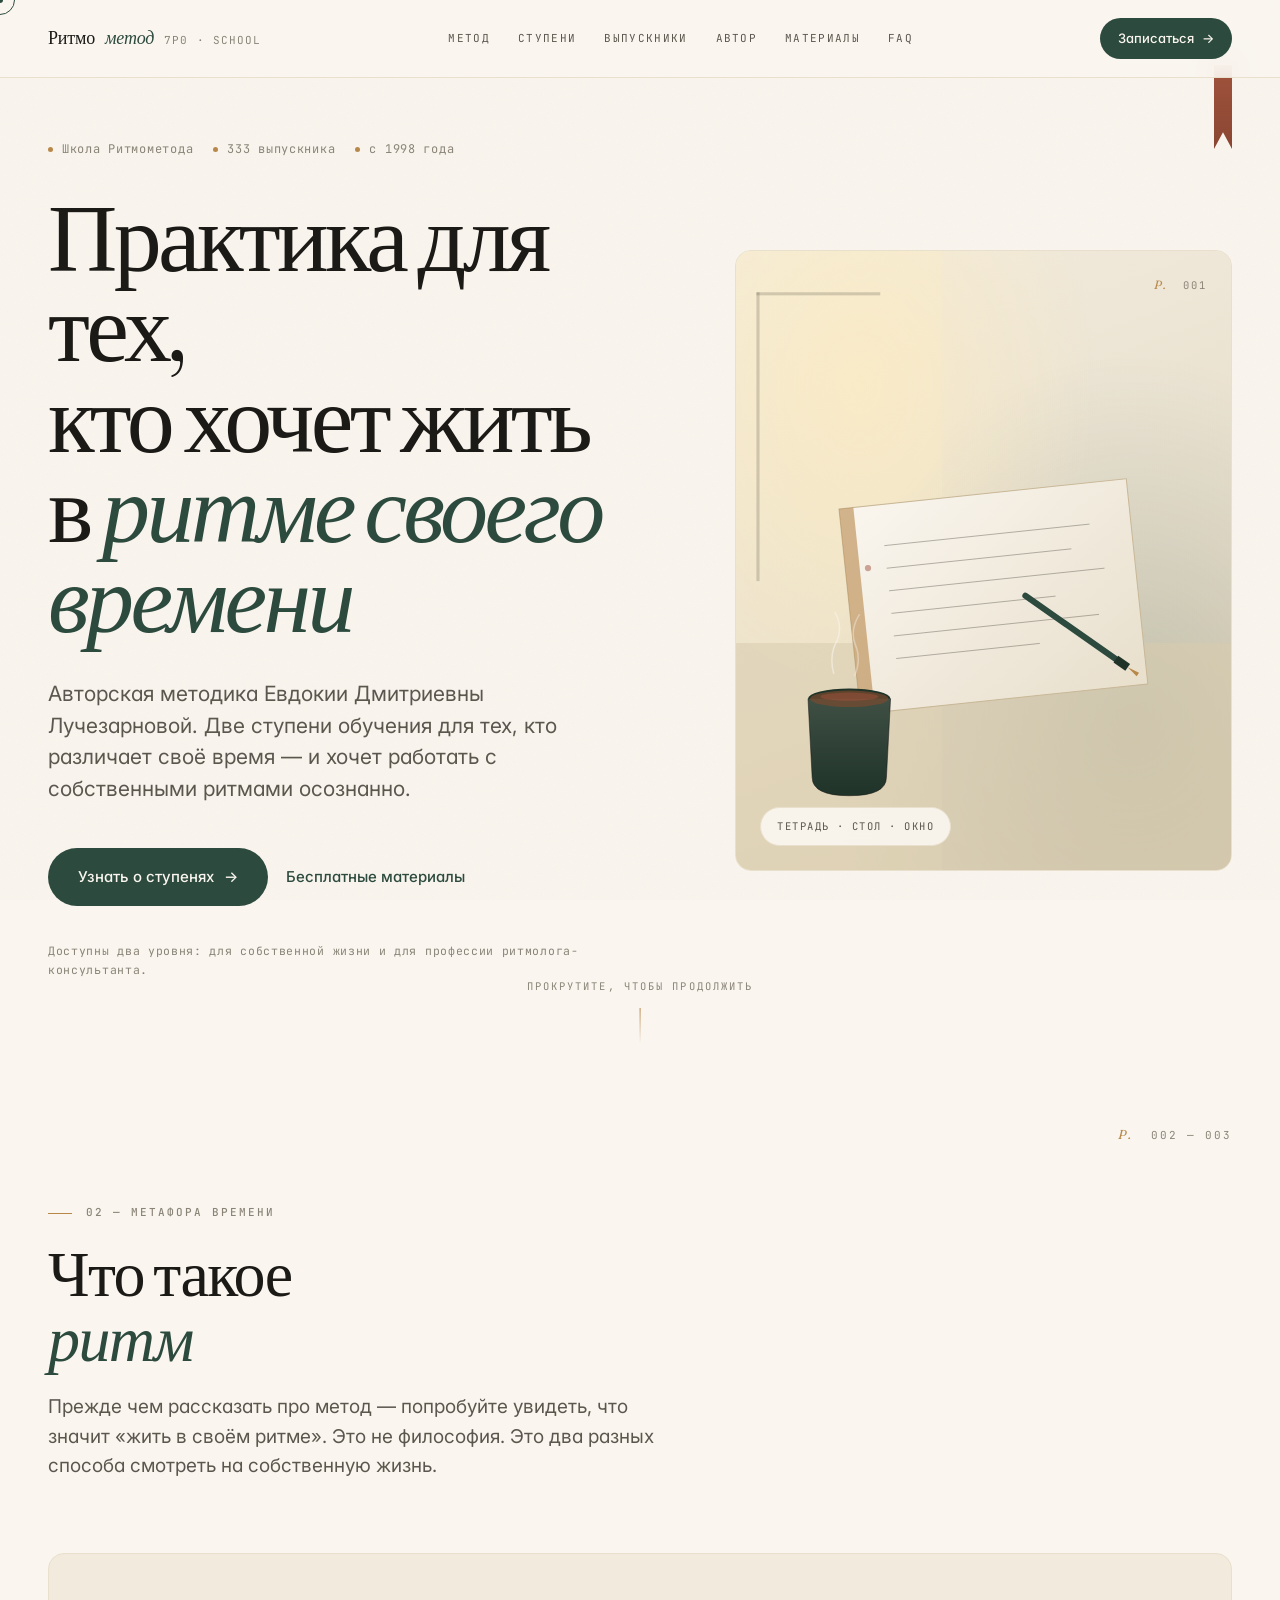
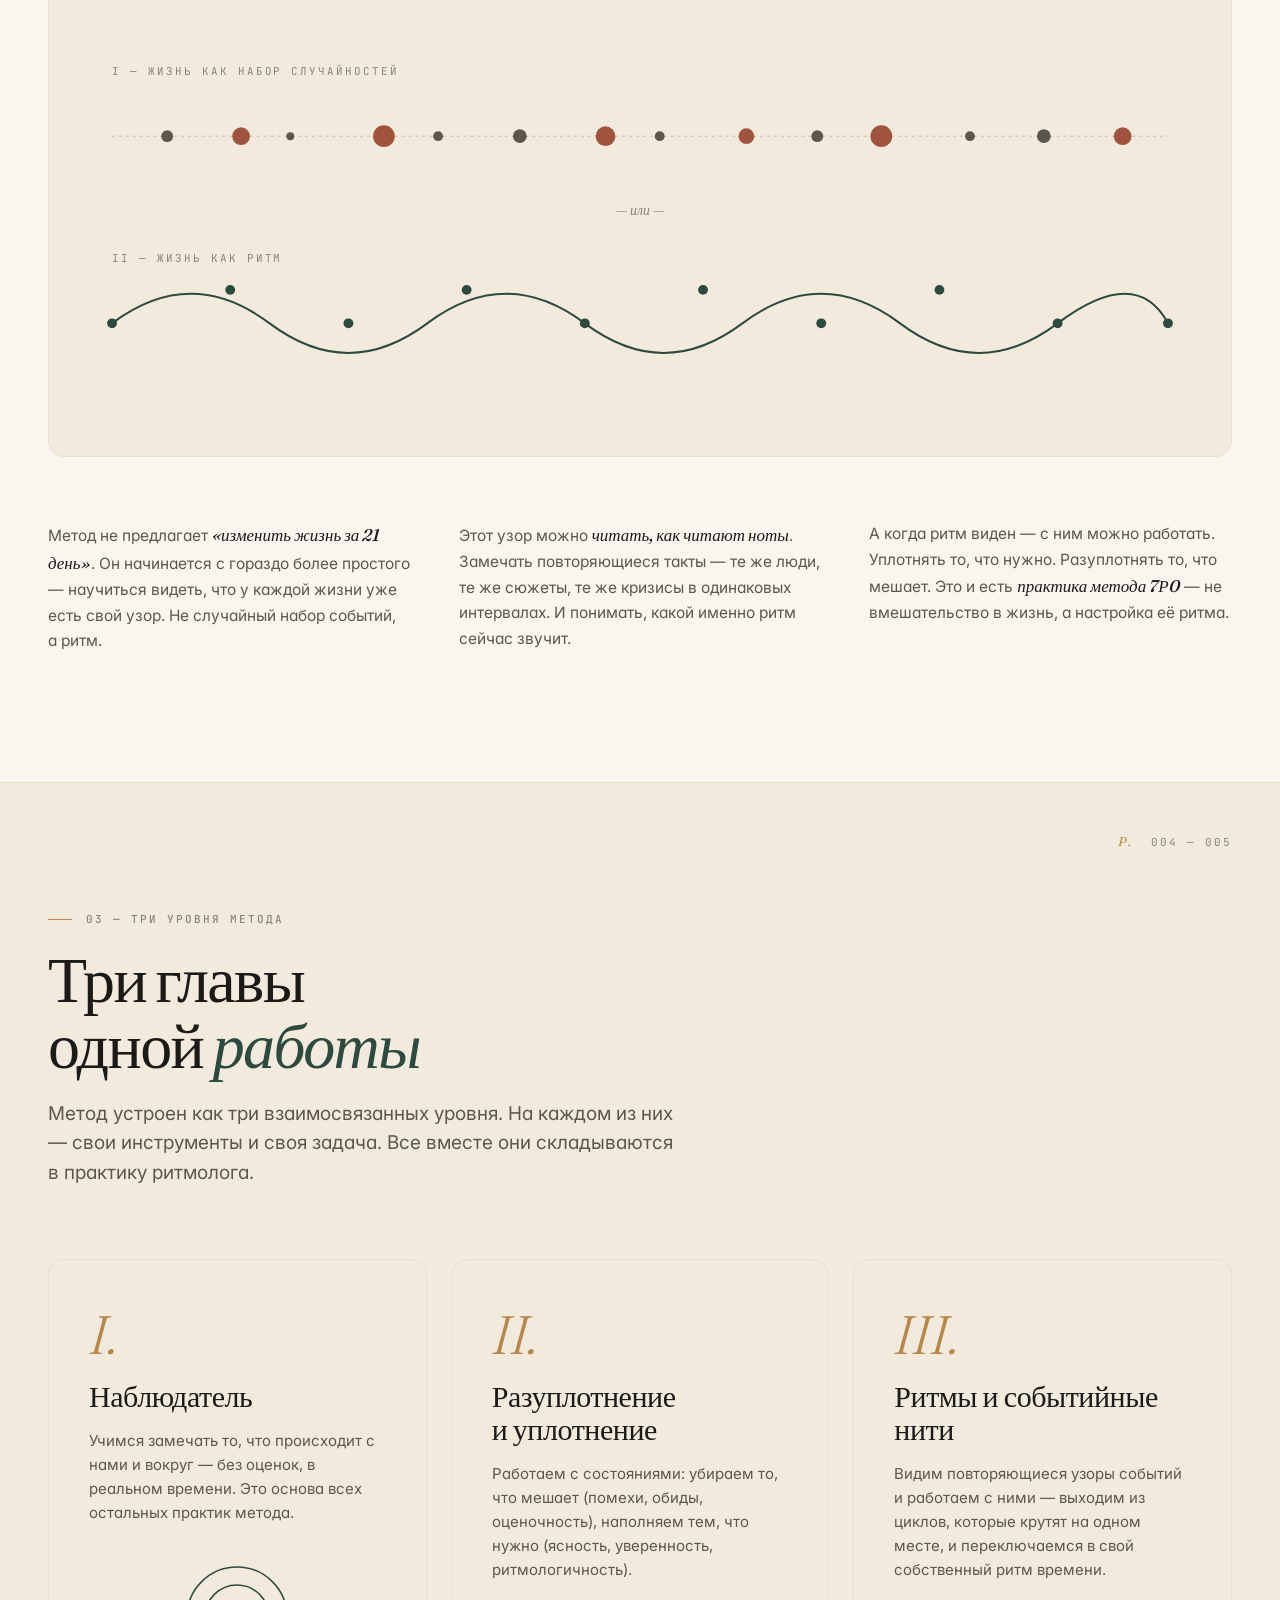
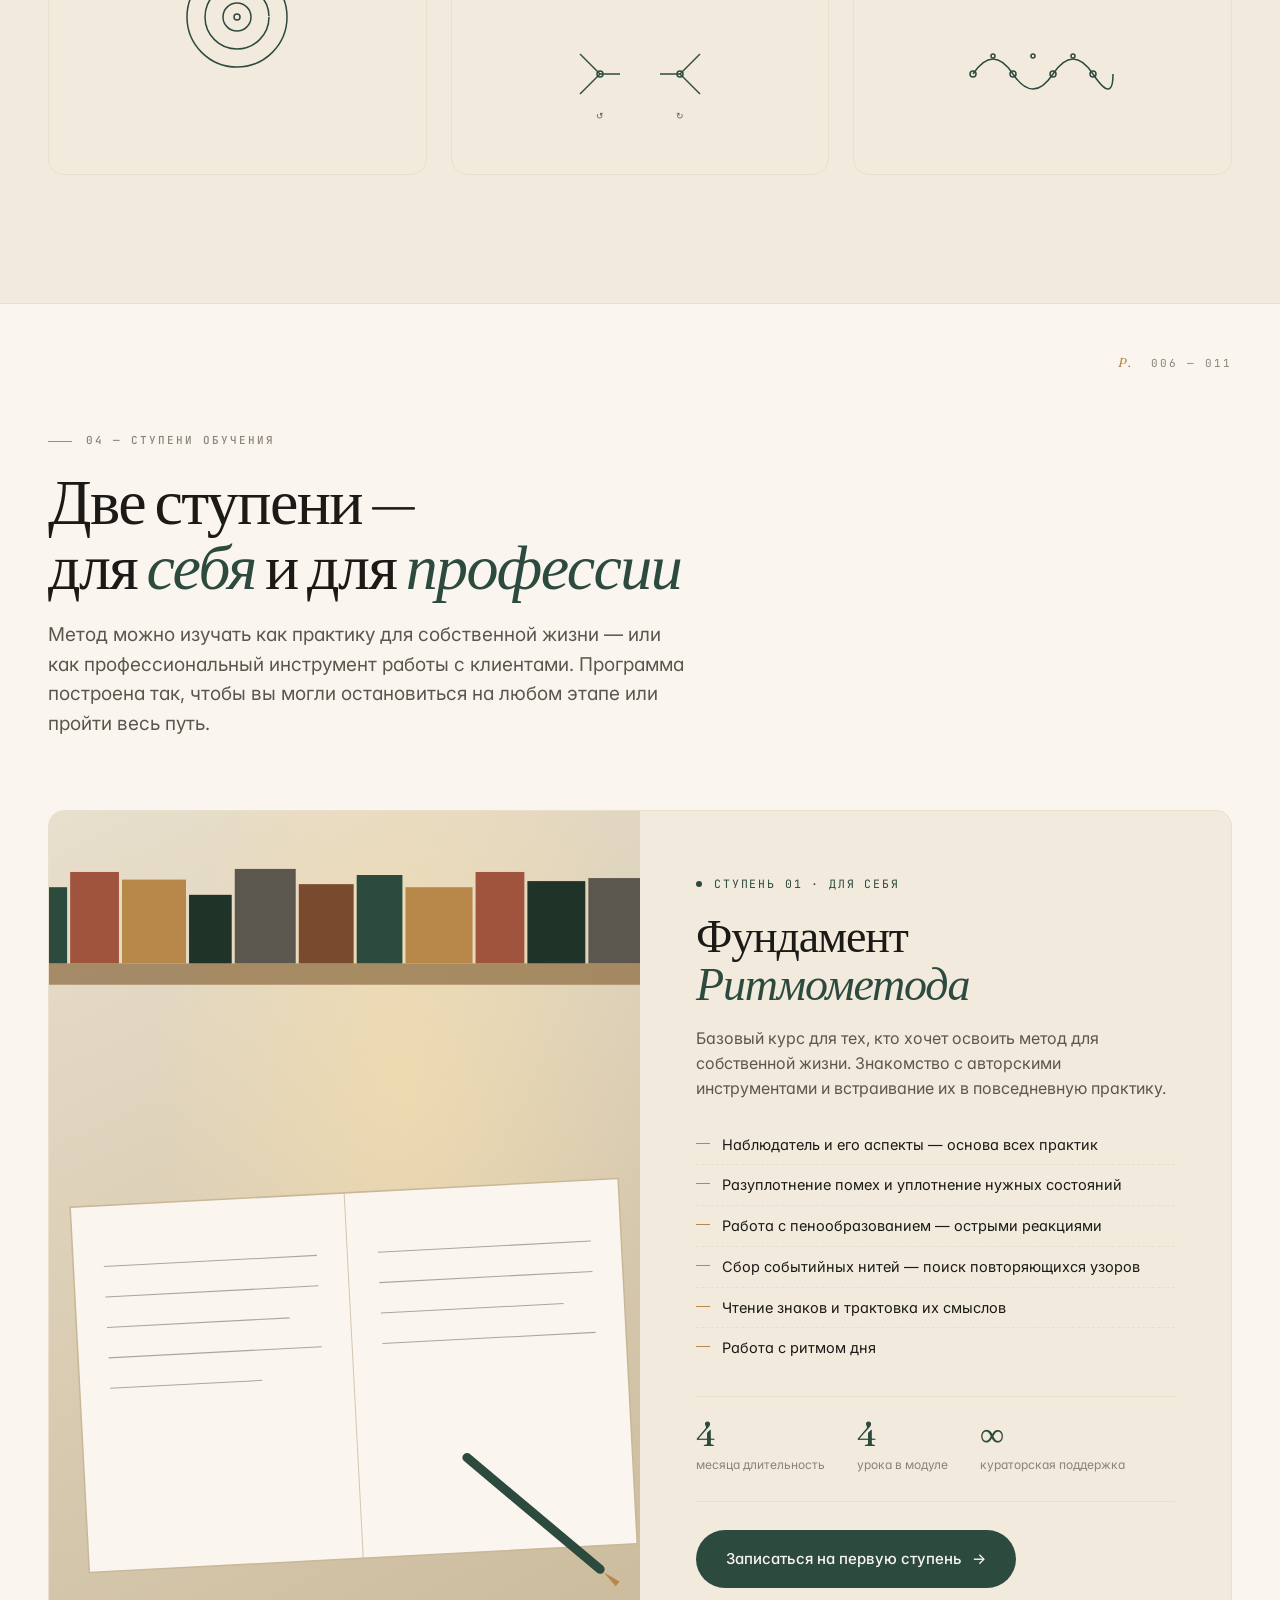
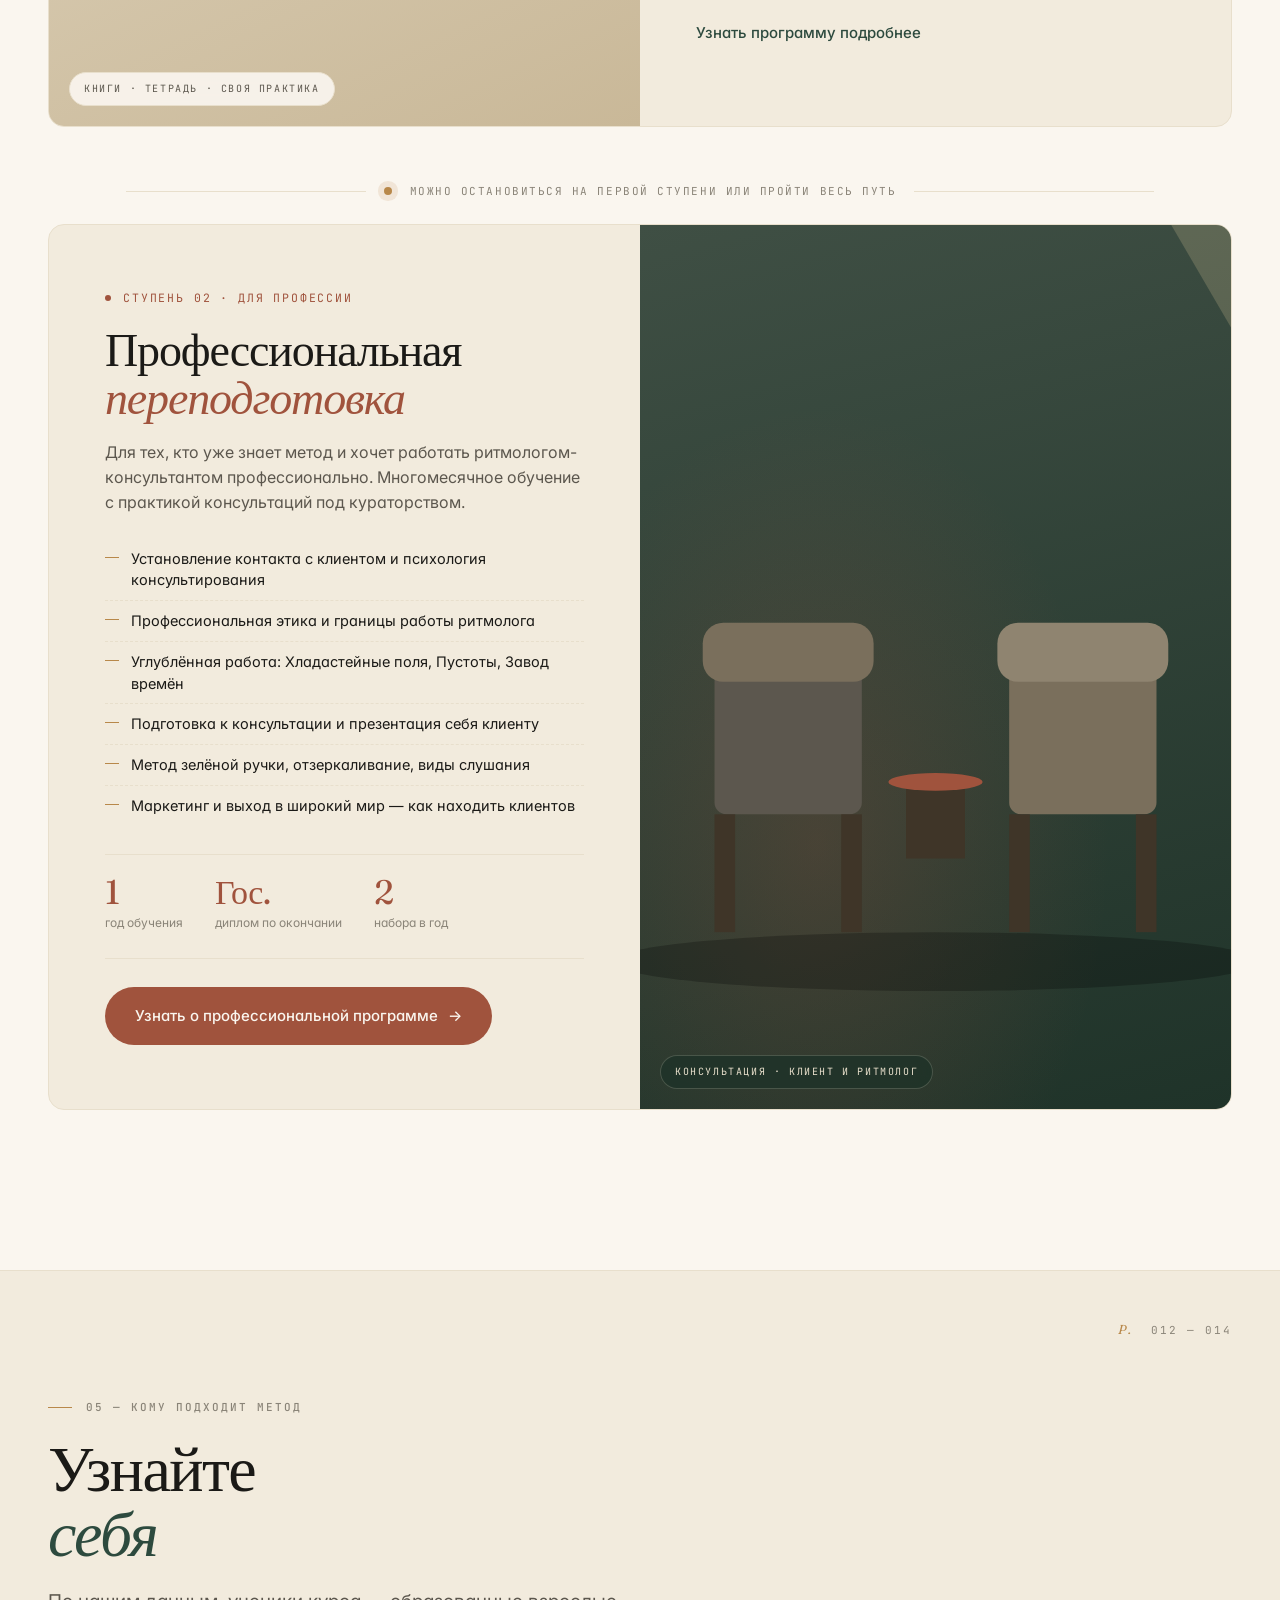
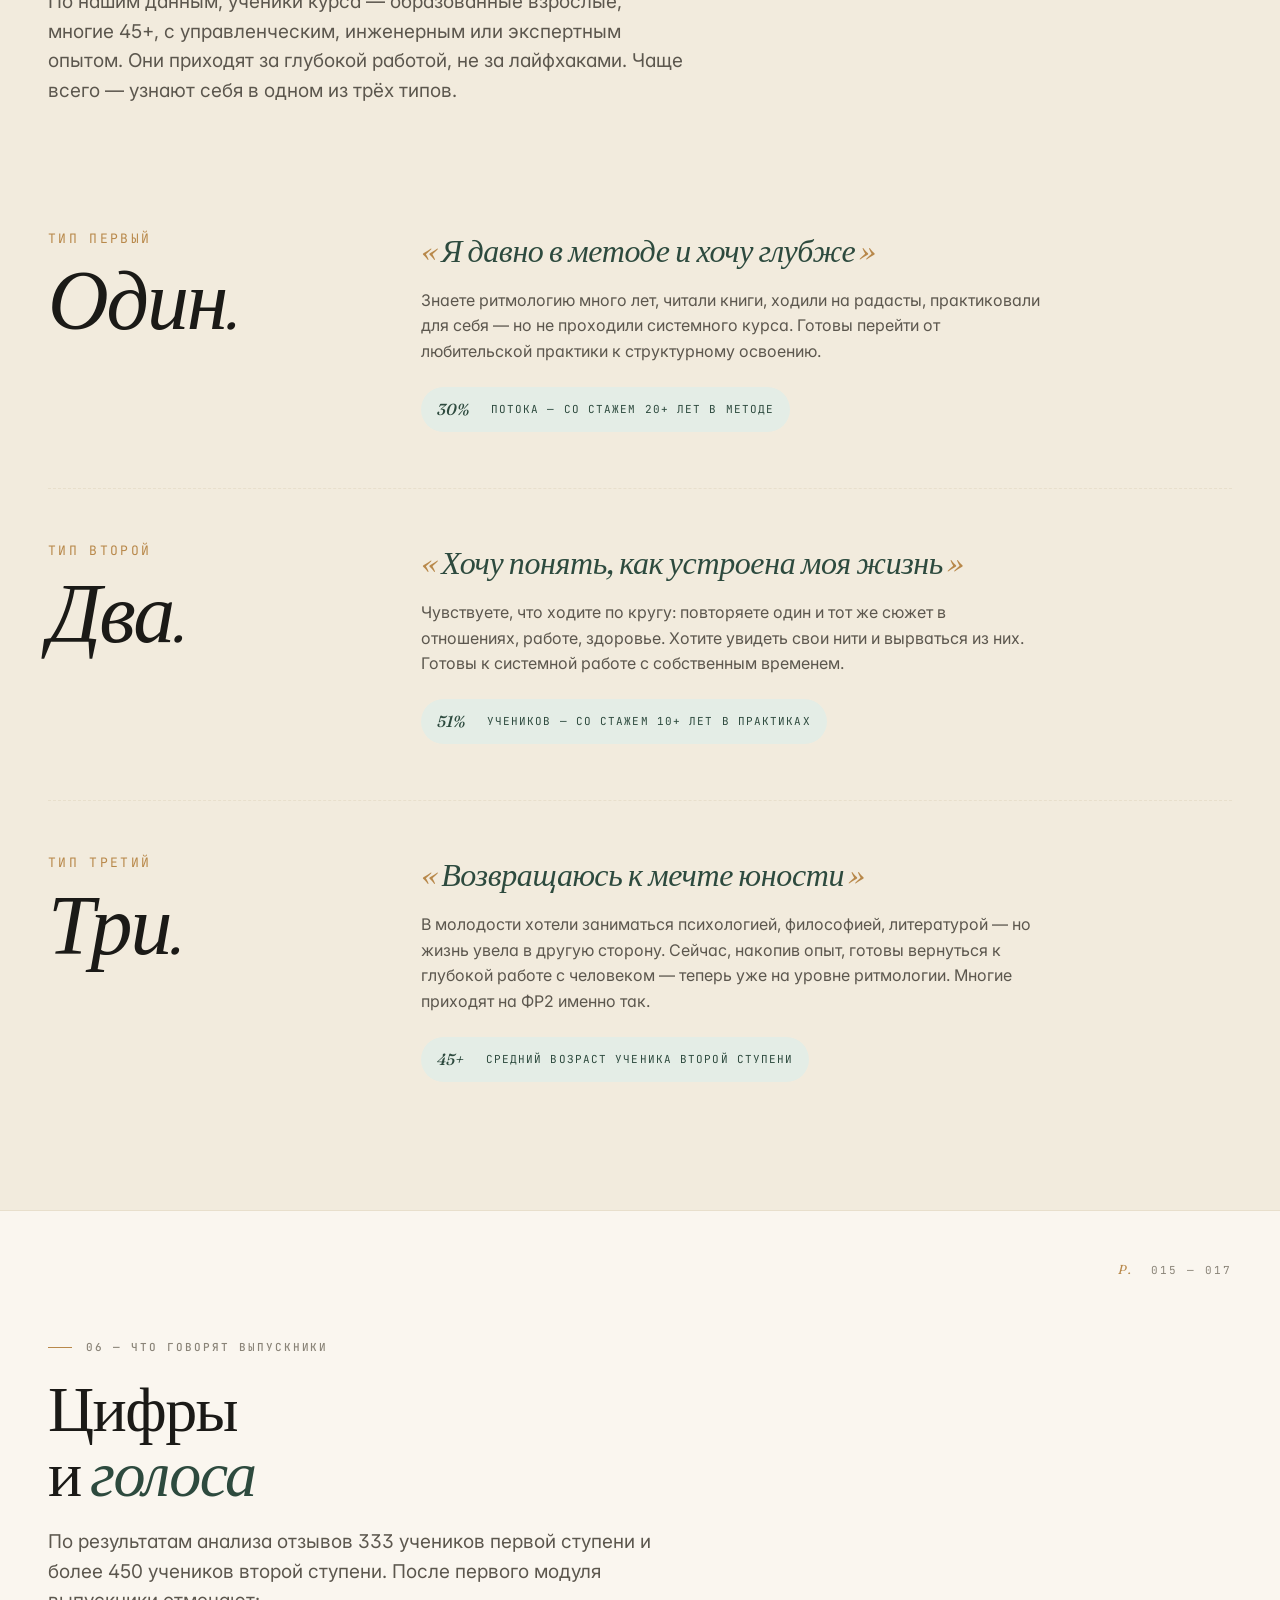
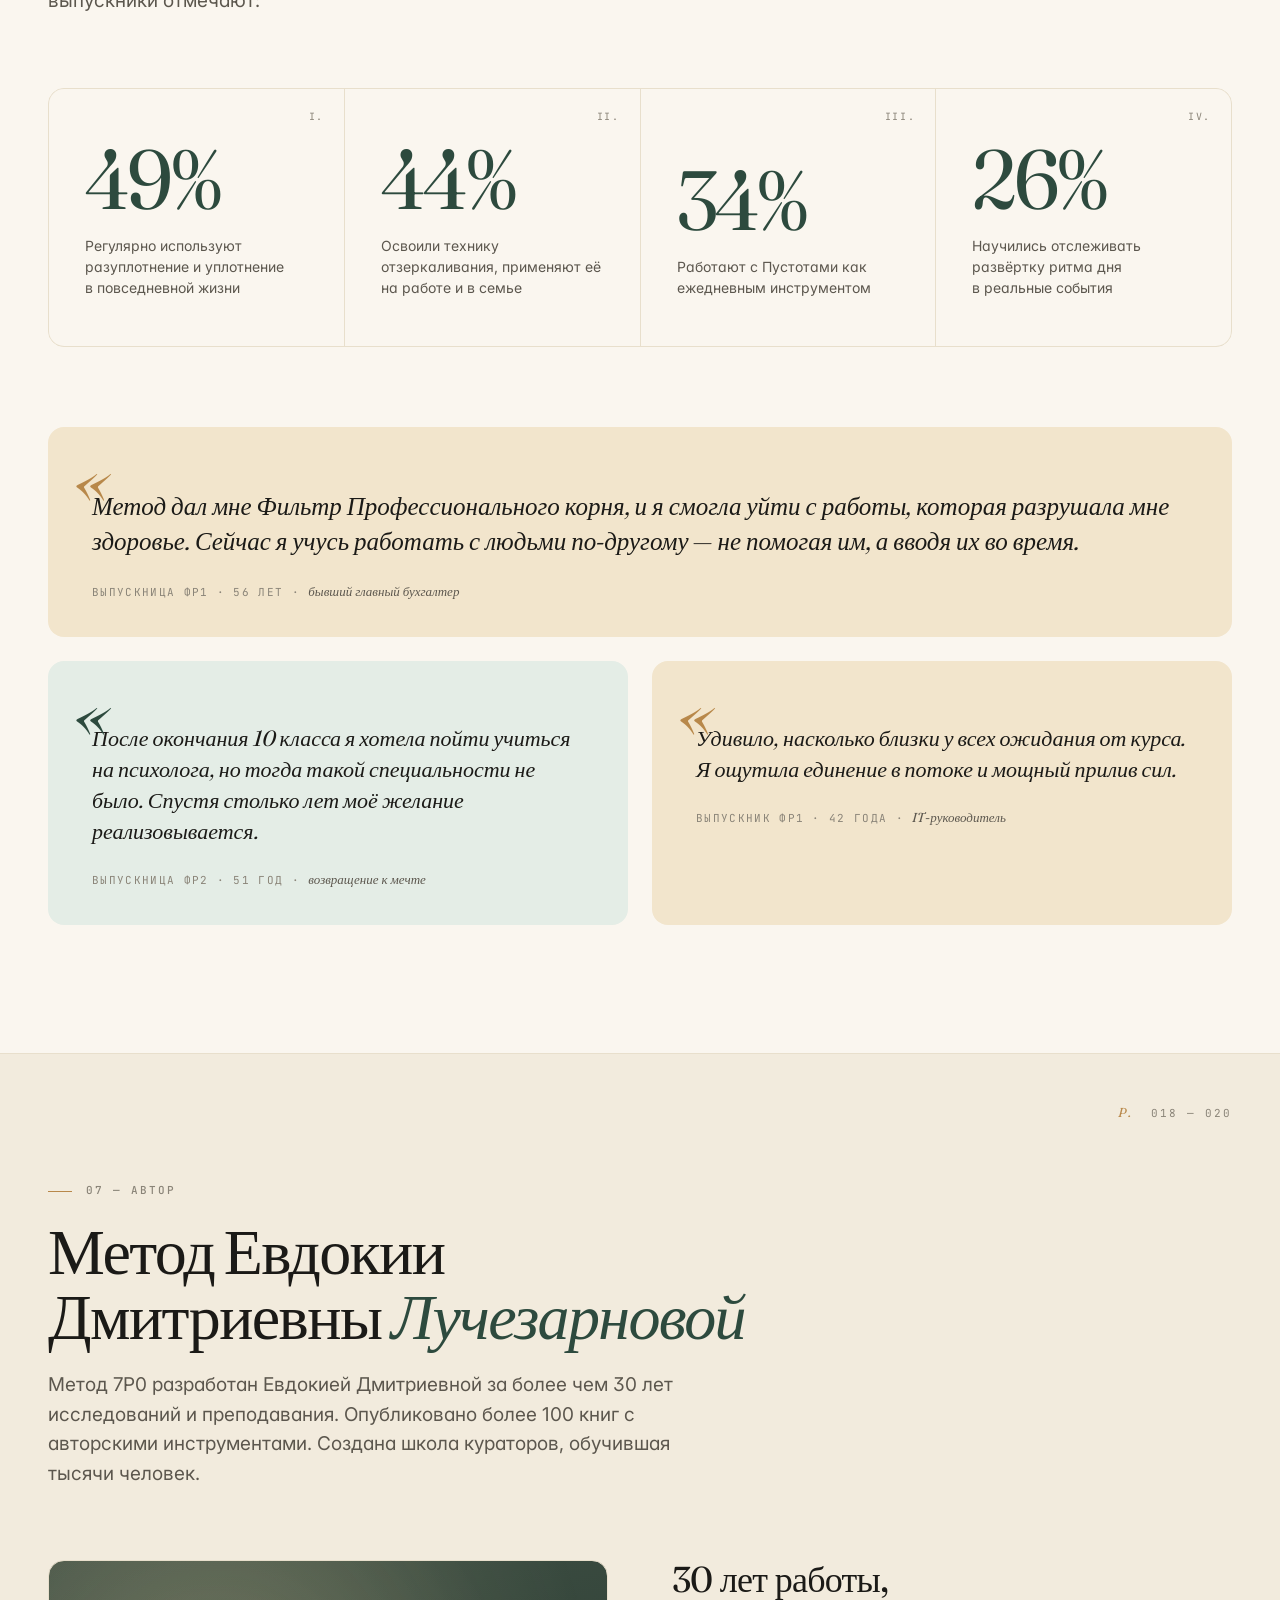
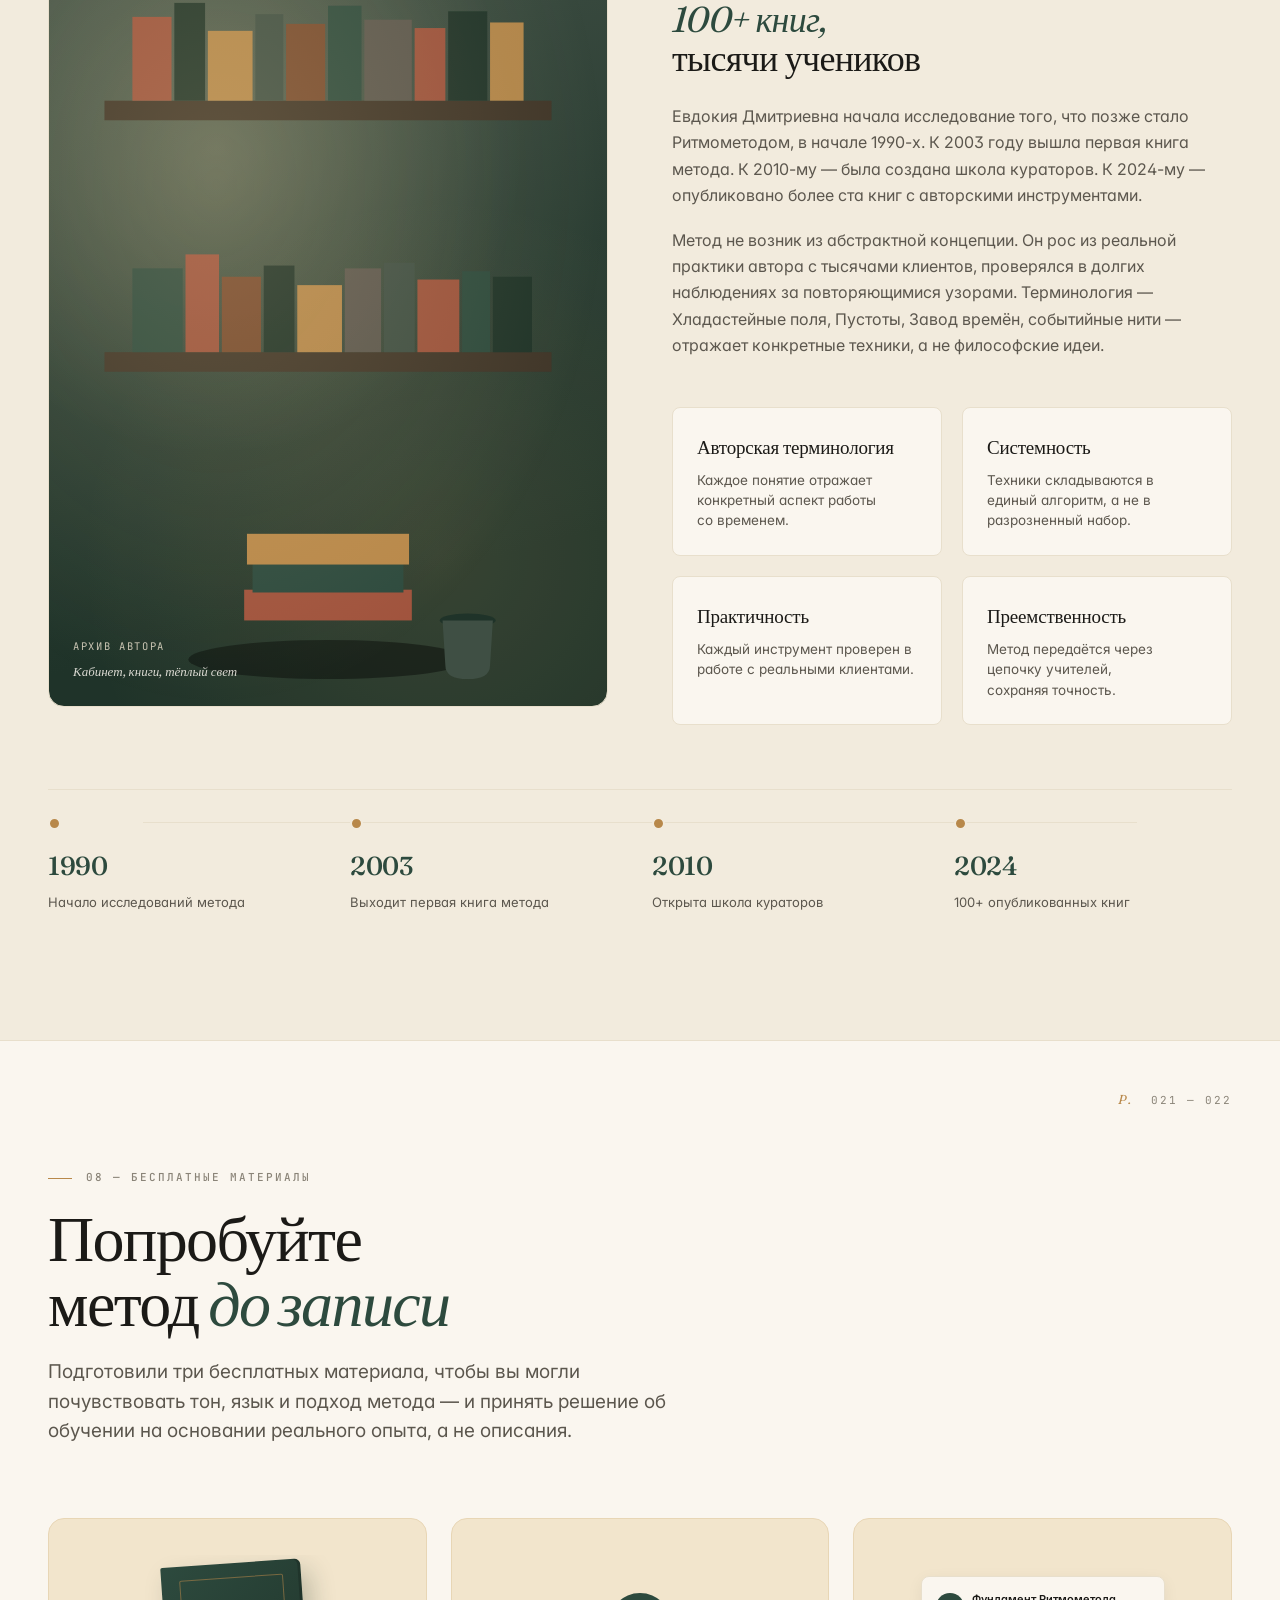
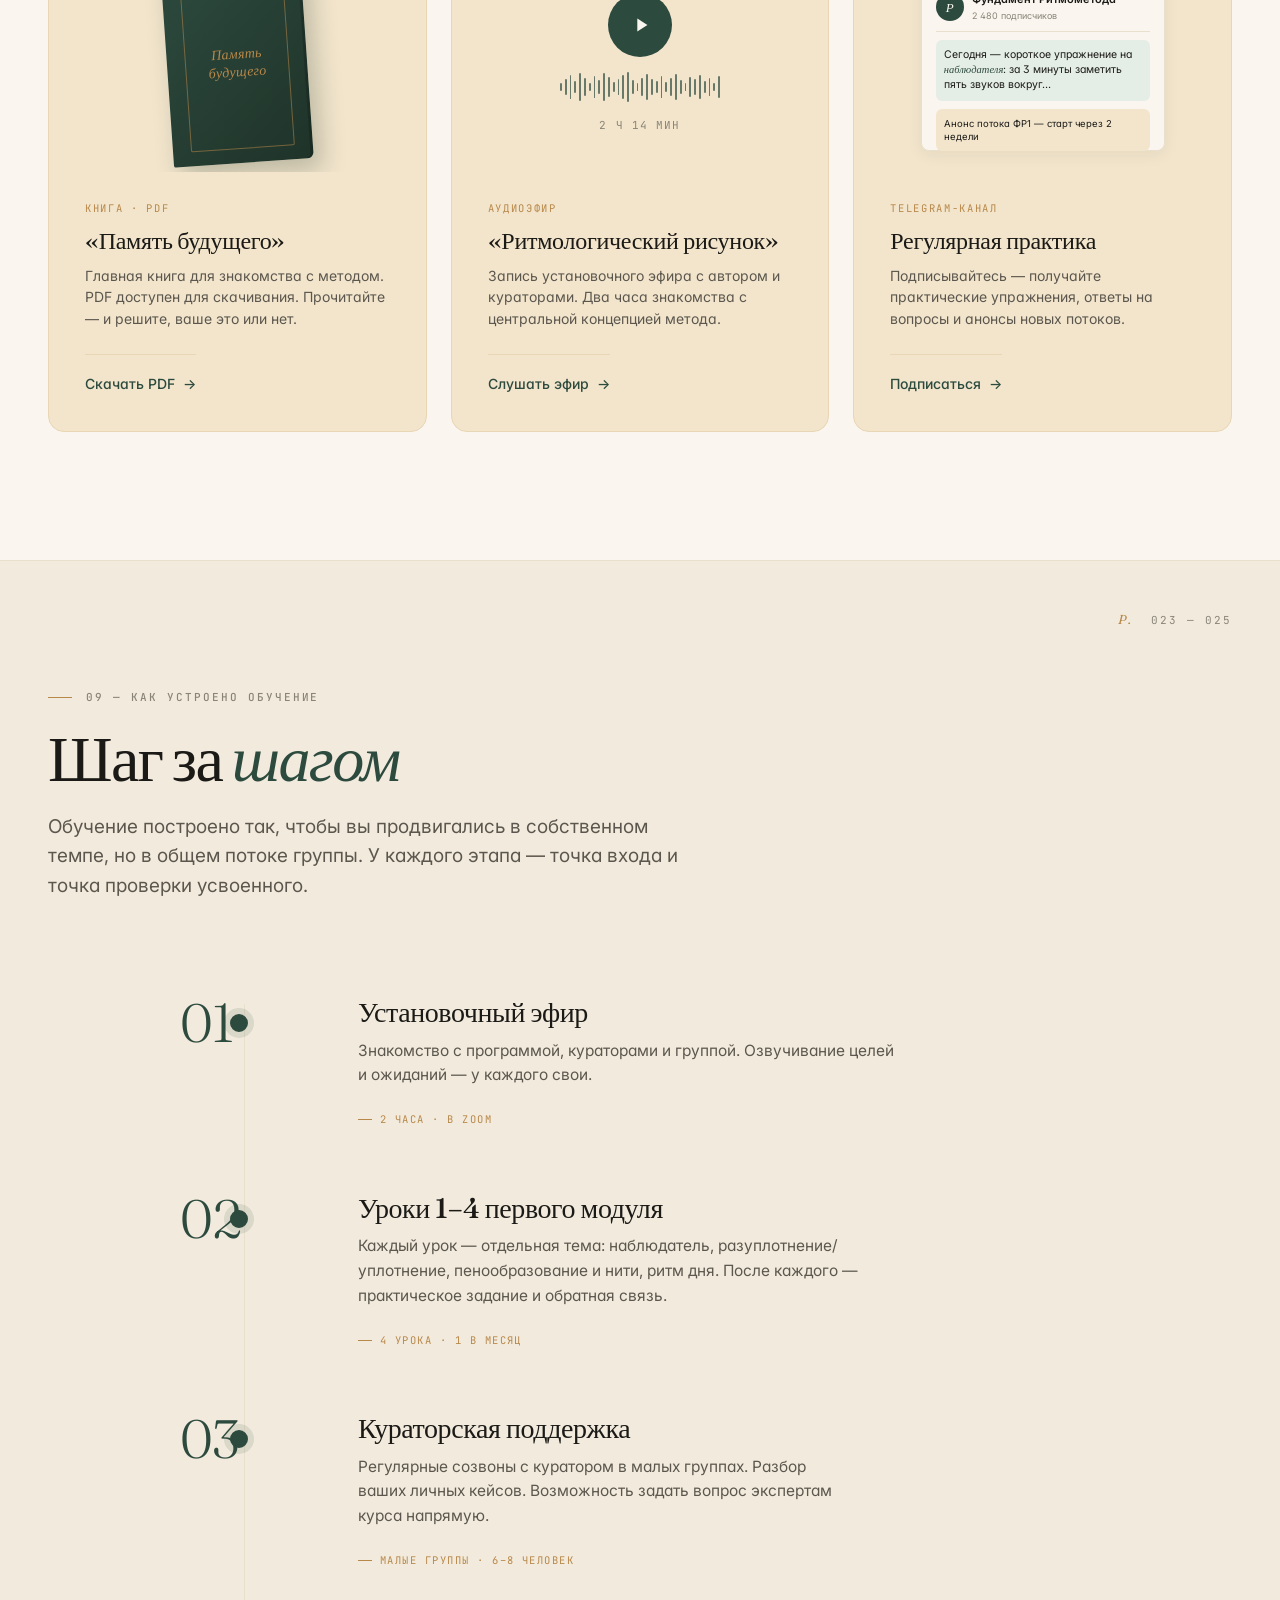
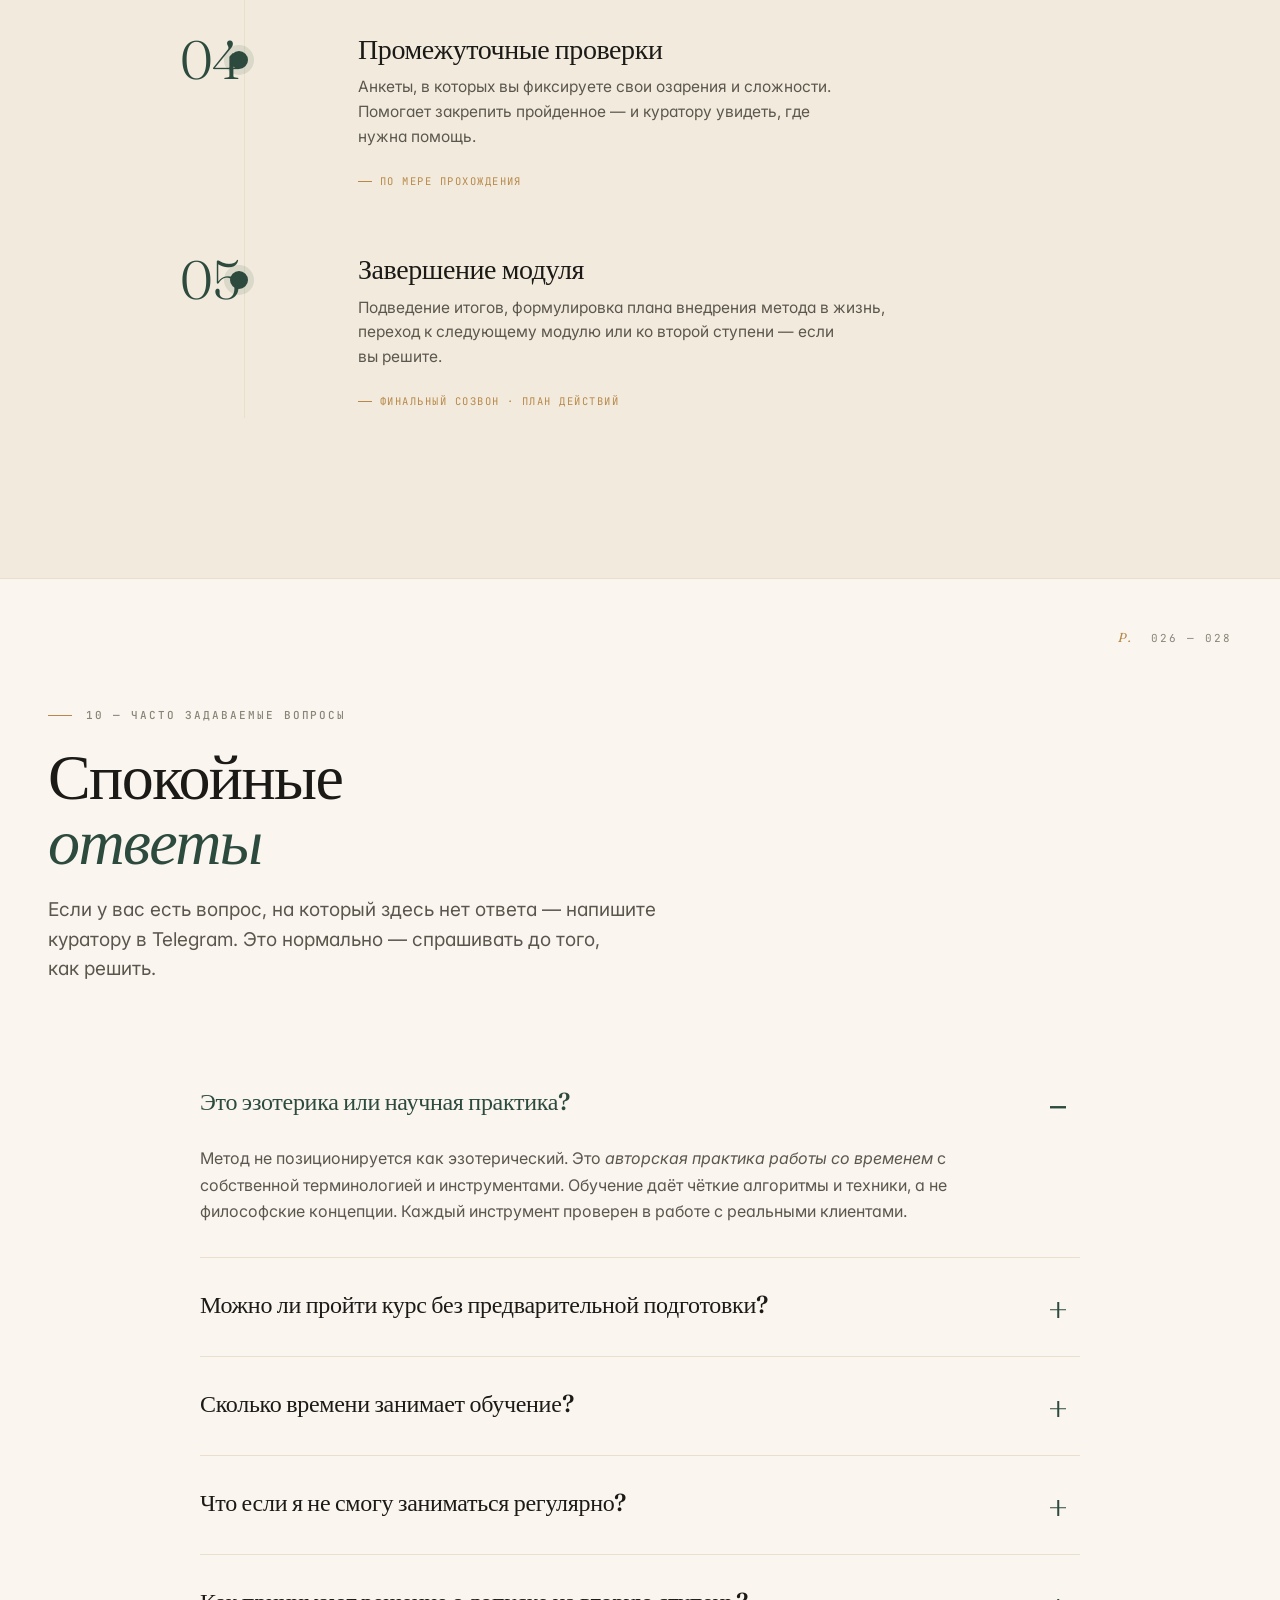
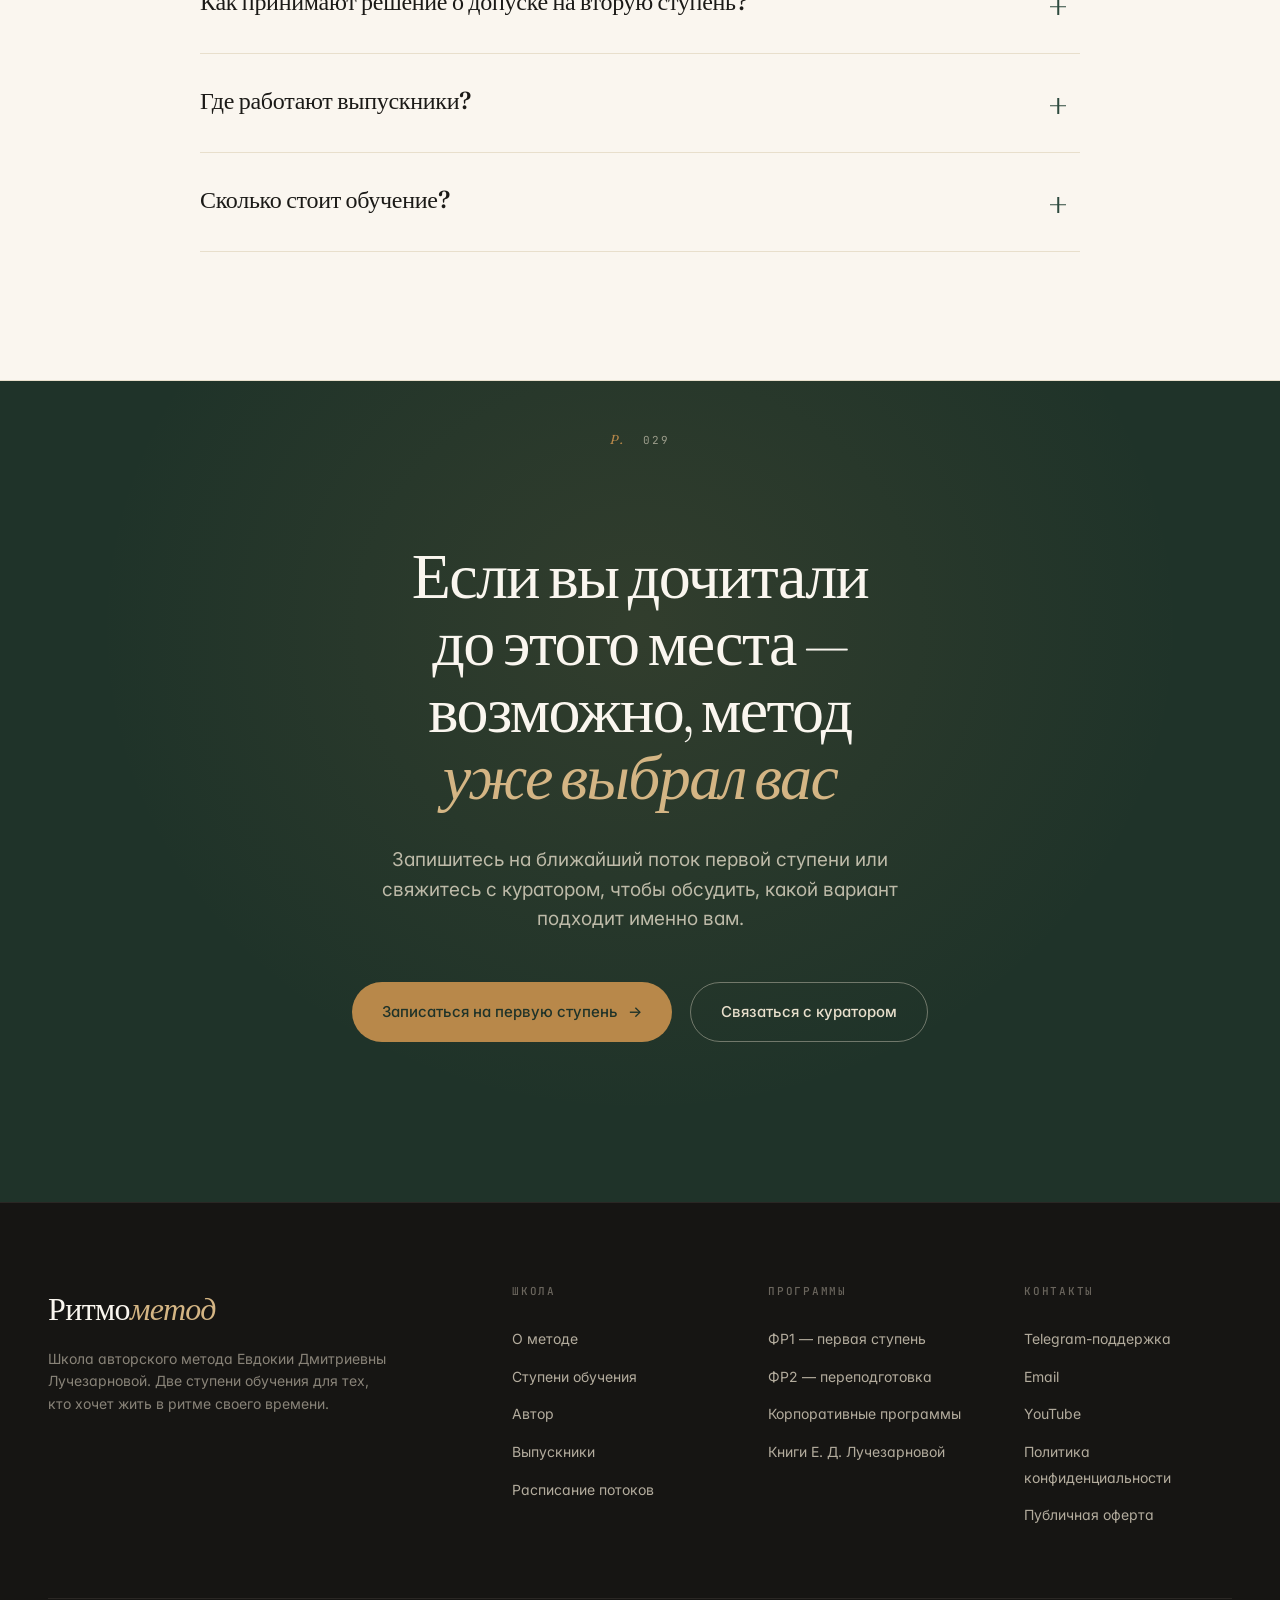
<file: .design-source/project/Лендинг Фундамент Ритмометода.html>
<!DOCTYPE html>
<html lang="ru">
<head>
<meta charset="UTF-8">
<meta name="viewport" content="width=device-width, initial-scale=1.0">
<title>Фундамент Ритмометода — авторский курс Е. Д. Лучезарновой</title>
<link rel="preconnect" href="https://fonts.googleapis.com">
<link rel="preconnect" href="https://fonts.gstatic.com" crossorigin>
<link href="https://fonts.googleapis.com/css2?family=Fraunces:ital,opsz,wght@0,9..144,300..700;1,9..144,300..700&family=Inter:wght@300;400;500;600;700&family=JetBrains+Mono:wght@400;500&display=swap" rel="stylesheet">
<style>
:root{
  --paper:#FAF6EF; --paper-warm:#F2EBDD; --paper-edge:#E8DFCC;
  --ink:#1B1A17; --ink-muted:#5C574E; --ink-soft:#8A8478;
  --accent:#2D4A3E; --accent-deep:#1F3329; --accent-soft:#E4EDE6;
  --ochre:#B8884A; --ochre-soft:#F2E5CC;
  --clay:#A0533D; --clay-soft:#F0DCD3;
  --font-display:'Fraunces','Times New Roman',serif;
  --font-body:'Inter',system-ui,sans-serif;
  --font-mono:'JetBrains Mono',monospace;
  --r-sm:4px; --r-md:8px; --r-lg:16px;
  --shadow-sm:0 1px 2px rgba(27,26,23,.04);
  --shadow-md:0 4px 16px rgba(27,26,23,.06);
  --shadow-lg:0 12px 40px rgba(27,26,23,.08);
}
*{box-sizing:border-box;margin:0;padding:0}
html{scroll-behavior:smooth}
body{
  font-family:var(--font-body);font-size:16px;line-height:1.6;
  color:var(--ink);background:var(--paper);
  -webkit-font-smoothing:antialiased;font-feature-settings:'ss01','cv11';
  cursor:none;
  position:relative;
}
/* Page grain — paper texture */
body::before{
  content:'';position:fixed;inset:0;pointer-events:none;z-index:1;
  background-image:url("data:image/svg+xml;utf8,<svg xmlns='http://www.w3.org/2000/svg' width='200' height='200'><filter id='n'><feTurbulence type='fractalNoise' baseFrequency='0.9' numOctaves='2' stitchTiles='stitch'/><feColorMatrix values='0 0 0 0 0.1 0 0 0 0 0.09 0 0 0 0 0.07 0 0 0 0.6 0'/></filter><rect width='100%' height='100%' filter='url(%23n)'/></svg>");
  opacity:.04;mix-blend-mode:multiply;
}

/* Custom cursor */
.cursor-dot,.cursor-ring{position:fixed;top:0;left:0;pointer-events:none;z-index:9999;border-radius:50%;transition:opacity .2s}
.cursor-dot{width:6px;height:6px;background:var(--accent);transform:translate(-50%,-50%)}
.cursor-ring{width:30px;height:30px;border:1px solid var(--accent);transform:translate(-50%,-50%);transition:width .25s,height .25s,border-color .25s,background .25s}
.cursor-ring.hover{width:54px;height:54px;background:rgba(45,74,62,.08);border-color:var(--accent-deep)}
@media (max-width:968px){.cursor-dot,.cursor-ring{display:none}body{cursor:auto}}

/* Reading progress */
.read-progress{position:fixed;top:65px;left:0;height:2px;background:var(--ochre);width:0;z-index:99;transition:width .1s linear}
@media (max-width:968px){.read-progress{top:57px}}

/* Nav */
.nav{
  position:fixed;top:0;left:0;right:0;
  background:rgba(250,246,239,.88);backdrop-filter:blur(14px);-webkit-backdrop-filter:blur(14px);
  border-bottom:1px solid var(--paper-edge);
  padding:18px 48px;z-index:50;
  display:flex;justify-content:space-between;align-items:center;
}
.nav-logo{font-family:var(--font-display);font-size:18px;font-weight:500;letter-spacing:-.01em;display:flex;align-items:baseline;gap:10px}
.nav-logo em{font-style:italic;color:var(--accent);font-weight:400}
.nav-logo .pg{font-family:var(--font-mono);font-size:11px;color:var(--ink-soft);letter-spacing:.1em;text-transform:uppercase;font-weight:400;font-style:normal}
.nav-links{display:flex;gap:28px;list-style:none;font-family:var(--font-mono);font-size:11px;text-transform:uppercase;letter-spacing:.12em}
.nav-links a{color:var(--ink-muted);text-decoration:none;transition:color .2s}
.nav-links a:hover{color:var(--accent)}
.nav-cta{display:inline-flex;align-items:center;gap:8px;padding:10px 18px;background:var(--accent);color:var(--paper);border-radius:100px;font-size:13px;font-weight:500;text-decoration:none;transition:background .2s}
.nav-cta:hover{background:var(--accent-deep)}
@media (max-width:968px){.nav-links{display:none}.nav{padding:14px 22px}}

main{position:relative;z-index:2}

.container{max-width:1280px;margin:0 auto;padding:0 48px}
@media (max-width:968px){.container{padding:0 22px}}

/* Section base */
.section{padding:128px 0;position:relative;border-bottom:1px solid var(--paper-edge)}
.section:last-child{border-bottom:none}
.section-num{
  position:absolute;top:48px;right:48px;
  font-family:var(--font-mono);font-size:11px;letter-spacing:.18em;
  text-transform:uppercase;color:var(--ink-soft);
}
.section-num em{font-family:var(--font-display);font-style:italic;font-size:13px;color:var(--ochre);font-weight:400}
.section-label{font-family:var(--font-mono);font-size:11px;font-weight:500;letter-spacing:.18em;text-transform:uppercase;color:var(--ink-soft);margin-bottom:18px;display:flex;align-items:center;gap:14px}
.section-label::before{content:'';width:24px;height:1px;background:var(--ochre)}
.section-title{font-family:var(--font-display);font-size:64px;font-weight:400;letter-spacing:-.025em;line-height:1.02;color:var(--ink);margin-bottom:22px;font-variation-settings:'opsz' 144,'SOFT' 50;text-wrap:balance}
.section-title em{font-style:italic;font-weight:300;color:var(--accent)}
.section-intro{font-size:19px;line-height:1.55;color:var(--ink-muted);max-width:640px;margin-bottom:72px;text-wrap:pretty}
@media (max-width:968px){.section{padding:80px 0}.section-title{font-size:42px}.section-num{top:24px;right:22px}}

/* Reveal */
.reveal{opacity:0;transform:translateY(24px);transition:opacity .9s ease,transform .9s ease}
.reveal.in{opacity:1;transform:none}

/* HERO */
.hero{padding-top:140px;padding-bottom:96px;min-height:100vh;display:flex;align-items:center;position:relative;overflow:hidden}
.hero-grid{display:grid;grid-template-columns:1.1fr .9fr;gap:80px;align-items:center;width:100%;position:relative}
.hero-meta{font-family:var(--font-mono);font-size:12px;color:var(--ink-soft);margin-bottom:32px;display:flex;gap:20px;flex-wrap:wrap;letter-spacing:.06em}
.hero-meta span{display:flex;align-items:center;gap:9px}
.hero-meta span::before{content:'';width:5px;height:5px;background:var(--ochre);border-radius:50%}
.hero h1{
  font-family:var(--font-display);font-size:96px;line-height:.94;
  font-weight:400;letter-spacing:-.038em;color:var(--ink);
  margin-bottom:36px;font-variation-settings:'opsz' 144,'SOFT' 30;
  text-wrap:balance;
}
.hero h1 em{font-style:italic;font-weight:300;color:var(--accent)}
.hero-sub{font-size:21px;line-height:1.5;color:var(--ink-muted);max-width:540px;margin-bottom:44px;text-wrap:pretty}
.hero-buttons{display:flex;gap:18px;flex-wrap:wrap;align-items:center;margin-bottom:36px}
.hero-anchors{font-family:var(--font-mono);font-size:11.5px;letter-spacing:.06em;color:var(--ink-soft);max-width:540px;line-height:1.65}
.hero-image{
  position:relative;aspect-ratio:4/5;border-radius:var(--r-lg);overflow:hidden;
  background:var(--paper-warm);border:1px solid var(--paper-edge);
}
.hero-image .scene{
  position:absolute;inset:0;
  background:
    radial-gradient(ellipse at 25% 22%, rgba(255,236,189,.55) 0%, transparent 45%),
    radial-gradient(ellipse at 80% 75%, rgba(45,74,62,.18) 0%, transparent 55%),
    linear-gradient(160deg, #F2EBDD 0%, #E8DFCC 60%, #DCD0B6 100%);
  animation:kenburns 22s ease-in-out infinite alternate;
}
@keyframes kenburns{from{transform:scale(1) translate(0,0)}to{transform:scale(1.06) translate(-1%,-1%)}}
.hero-image-tag{
  position:absolute;left:24px;bottom:24px;
  padding:10px 16px;background:rgba(250,246,239,.92);backdrop-filter:blur(6px);
  border-radius:100px;font-family:var(--font-mono);font-size:10.5px;
  text-transform:uppercase;letter-spacing:.14em;color:var(--ink-muted);
  border:1px solid var(--paper-edge);
}
/* Still-life SVG inside hero */
.hero-svg{position:absolute;inset:0;width:100%;height:100%}
.hero-pageref{
  position:absolute;top:24px;right:24px;
  font-family:var(--font-mono);font-size:10.5px;letter-spacing:.18em;
  text-transform:uppercase;color:var(--ink-soft);
}
.hero-pageref em{font-family:var(--font-display);font-style:italic;color:var(--ochre);font-size:12px}

/* Scroll cue */
.scroll-cue{
  position:absolute;bottom:32px;left:50%;transform:translateX(-50%);
  font-family:var(--font-mono);font-size:10.5px;letter-spacing:.2em;
  text-transform:uppercase;color:var(--ink-soft);
  display:flex;flex-direction:column;align-items:center;gap:14px;
  animation:cuePulse 3s ease-in-out infinite;
}
.scroll-cue .line{width:1px;height:36px;background:linear-gradient(to bottom,var(--ochre),transparent)}
@keyframes cuePulse{0%,100%{opacity:.4}50%{opacity:1}}

@media (max-width:968px){
  .hero-grid{grid-template-columns:1fr;gap:48px}
  .hero h1{font-size:54px}
  .hero{padding-top:120px}
}

/* Buttons */
.btn{display:inline-flex;align-items:center;gap:10px;padding:17px 30px;font-family:var(--font-body);font-size:15px;font-weight:500;border:none;border-radius:100px;cursor:none;transition:all .25s ease;text-decoration:none}
.btn-primary{background:var(--accent);color:var(--paper)}
.btn-primary:hover{background:var(--accent-deep);transform:translateY(-2px);box-shadow:0 10px 24px rgba(31,51,41,.22)}
.btn-secondary{background:transparent;color:var(--ink);border:1px solid var(--ink)}
.btn-secondary:hover{background:var(--ink);color:var(--paper)}
.btn-ghost{background:transparent;color:var(--accent);padding:17px 0}
.btn-ghost:hover{color:var(--accent-deep)}
.btn-arrow{transition:transform .25s ease;display:inline-block}
.btn:hover .btn-arrow{transform:translateX(4px)}

/* SECTION 2: rhythm metaphor */
.rhythm-wrap{margin:48px 0 0;padding:64px 0;background:var(--paper-warm);border-radius:var(--r-lg);border:1px solid var(--paper-edge)}
.rhythm-svg{width:100%;height:auto;display:block}
.rhythm-legend{display:grid;grid-template-columns:1fr 1fr;gap:32px;padding:0 64px;margin-top:24px}
.rhythm-legend-item .lbl{font-family:var(--font-mono);font-size:11px;letter-spacing:.14em;text-transform:uppercase;color:var(--ink-soft);margin-bottom:6px}
.rhythm-legend-item h4{font-family:var(--font-display);font-size:22px;font-weight:500;line-height:1.2;letter-spacing:-.01em}
.rhythm-text-cols{display:grid;grid-template-columns:repeat(3,1fr);gap:48px;margin-top:64px}
.rhythm-text-cols p{font-size:15.5px;line-height:1.65;color:var(--ink-muted);text-wrap:pretty}
.rhythm-text-cols p strong{color:var(--ink);font-weight:500;font-family:var(--font-display);font-size:17px;font-style:italic}
@media (max-width:968px){.rhythm-legend{grid-template-columns:1fr;padding:0 24px}.rhythm-text-cols{grid-template-columns:1fr;gap:24px}}

/* Tooltip for events */
.evt-tip{
  position:absolute;background:var(--ink);color:var(--paper);
  padding:8px 14px;border-radius:6px;font-size:12px;font-family:var(--font-mono);
  letter-spacing:.04em;white-space:nowrap;pointer-events:none;opacity:0;
  transform:translate(-50%,-130%);transition:opacity .18s;z-index:10;
}

/* SECTION 3: three levels */
.levels-grid{display:grid;grid-template-columns:repeat(3,1fr);gap:24px}
.level-card{
  background:var(--paper-warm);border:1px solid var(--paper-edge);
  border-radius:var(--r-lg);padding:48px 40px 40px;position:relative;
  transition:transform .35s ease,box-shadow .35s ease;
  cursor:none;
}
.level-card:hover{transform:translateY(-4px);box-shadow:var(--shadow-lg)}
.level-card:hover .level-illu{animation:breathe 3s ease-in-out infinite}
@keyframes breathe{0%,100%{opacity:.7}50%{opacity:1}}
.level-num{font-family:var(--font-display);font-size:54px;font-style:italic;font-weight:300;color:var(--ochre);line-height:1;margin-bottom:18px;letter-spacing:-.02em}
.level-card h3{font-family:var(--font-display);font-size:30px;font-weight:500;line-height:1.1;letter-spacing:-.015em;margin-bottom:16px}
.level-card p{font-size:15px;line-height:1.6;color:var(--ink-muted);margin-bottom:32px;text-wrap:pretty}
.level-illu{width:100%;height:120px;display:flex;align-items:center;justify-content:center}
.level-illu svg{width:100%;height:100%;max-width:160px}
.level-illu path,.level-illu circle,.level-illu line{stroke:var(--accent);stroke-width:1.5;fill:none}
@media (max-width:968px){.levels-grid{grid-template-columns:1fr}}

/* SECTION 4: stages */
.stage{
  display:grid;grid-template-columns:1fr 1fr;gap:0;
  background:var(--paper-warm);border:1px solid var(--paper-edge);
  border-radius:var(--r-lg);overflow:hidden;margin-bottom:32px;
  min-height:560px;
}
.stage.flip{grid-template-columns:1fr 1fr}
.stage-image{position:relative;background:var(--paper-edge);overflow:hidden}
.stage-image .bg{position:absolute;inset:0}
.stage-image .bg.b1{background:radial-gradient(ellipse at 60% 30%,rgba(255,228,170,.5) 0%,transparent 50%),linear-gradient(155deg,#E8DFCC 0%,#C9B898 100%)}
.stage-image .bg.b2{background:radial-gradient(ellipse at 30% 70%,rgba(160,83,61,.25) 0%,transparent 50%),linear-gradient(165deg,#3F4F44 0%,#1F3329 100%)}
.stage-image-tag{position:absolute;left:20px;bottom:20px;padding:8px 14px;background:rgba(250,246,239,.92);backdrop-filter:blur(6px);border-radius:100px;font-family:var(--font-mono);font-size:10px;text-transform:uppercase;letter-spacing:.16em;color:var(--ink-muted);border:1px solid var(--paper-edge)}
.stage-image-tag.dark{background:rgba(31,51,41,.85);color:#E8DFCC;border-color:rgba(232,223,204,.2)}
.stage-body{padding:64px 56px;display:flex;flex-direction:column;justify-content:center}
.stage-step{font-family:var(--font-mono);font-size:11.5px;letter-spacing:.16em;text-transform:uppercase;color:var(--accent);margin-bottom:18px;display:flex;align-items:center;gap:12px}
.stage-step .dot{width:6px;height:6px;background:var(--accent);border-radius:50%}
.stage.fr2 .stage-step{color:var(--clay)}
.stage.fr2 .stage-step .dot{background:var(--clay)}
.stage h3{font-family:var(--font-display);font-size:46px;line-height:1.05;font-weight:400;letter-spacing:-.025em;margin-bottom:18px;text-wrap:balance}
.stage h3 em{font-style:italic;color:var(--accent)}
.stage.fr2 h3 em{color:var(--clay)}
.stage-desc{color:var(--ink-muted);font-size:16px;line-height:1.55;margin-bottom:24px;text-wrap:pretty}
.stage-list{list-style:none;margin-bottom:28px}
.stage-list li{position:relative;padding:9px 0 9px 26px;font-size:14.5px;line-height:1.5;color:var(--ink);border-bottom:1px dashed var(--paper-edge)}
.stage-list li:last-child{border-bottom:none}
.stage-list li::before{content:'';position:absolute;left:0;top:18px;width:14px;height:1px;background:var(--ochre)}
.stage-metrics{display:flex;gap:32px;padding:20px 0 28px;border-top:1px solid var(--paper-edge);border-bottom:1px solid var(--paper-edge);margin-bottom:28px}
.stage-metric .v{font-family:var(--font-display);font-size:34px;font-weight:400;color:var(--accent);letter-spacing:-.02em;line-height:1}
.stage.fr2 .stage-metric .v{color:var(--clay)}
.stage-metric .l{font-size:12px;color:var(--ink-soft);margin-top:6px;line-height:1.3}
.stage-buttons{display:flex;gap:16px;flex-wrap:wrap;align-items:center}
.stage-divider{
  display:flex;align-items:center;justify-content:center;gap:18px;
  padding:24px 0;color:var(--ink-soft);font-family:var(--font-mono);
  font-size:11px;letter-spacing:.14em;text-transform:uppercase;
}
.stage-divider::before,.stage-divider::after{content:'';flex:1;height:1px;background:var(--paper-edge);max-width:240px}
.stage-divider .knot{width:8px;height:8px;background:var(--ochre);border-radius:50%;flex-shrink:0;box-shadow:0 0 0 6px rgba(184,136,74,.15)}

@media (max-width:968px){
  .stage,.stage.flip{grid-template-columns:1fr}
  .stage-image{aspect-ratio:4/3}
  .stage-body{padding:40px 28px}
  .stage h3{font-size:34px}
  .stage.flip .stage-image{order:-1}
}

/* SECTION 5: who fits */
.who-block{
  display:grid;grid-template-columns:.4fr 1fr;gap:48px;
  padding:56px 0;border-bottom:1px dashed var(--paper-edge);align-items:start;
}
.who-block:first-child{padding-top:0;border-top:none}
.who-block:last-child{padding-bottom:0;border-bottom:none}
.who-num{font-family:var(--font-display);font-size:84px;font-weight:300;font-style:italic;line-height:.95;color:var(--ink);letter-spacing:-.025em;font-variation-settings:'opsz' 144,'SOFT' 70}
.who-num .ord{font-family:var(--font-mono);font-style:normal;font-size:13px;letter-spacing:.18em;text-transform:uppercase;color:var(--ochre);display:block;margin-bottom:14px;font-weight:400}
.who-quote{font-family:var(--font-display);font-style:italic;font-size:32px;line-height:1.15;color:var(--accent);font-weight:400;margin-bottom:18px;letter-spacing:-.012em;text-wrap:balance}
.who-quote::before{content:'«';margin-right:4px;color:var(--ochre)}
.who-quote::after{content:'»';margin-left:4px;color:var(--ochre)}
.who-text{font-size:16px;line-height:1.6;color:var(--ink-muted);margin-bottom:22px;max-width:620px;text-wrap:pretty}
.who-stat{
  display:inline-flex;align-items:center;gap:14px;padding:10px 16px;
  background:var(--accent-soft);border-radius:100px;
  font-family:var(--font-mono);font-size:11px;text-transform:uppercase;
  letter-spacing:.1em;color:var(--accent);
}
.who-stat strong{font-family:var(--font-display);font-style:italic;font-size:16px;letter-spacing:0;text-transform:none;font-weight:500}
@media (max-width:968px){.who-block{grid-template-columns:1fr;gap:24px;padding:40px 0}.who-num{font-size:64px}.who-quote{font-size:24px}}

/* SECTION 6: stats + quotes */
.stats-grid{display:grid;grid-template-columns:repeat(4,1fr);gap:1px;background:var(--paper-edge);border:1px solid var(--paper-edge);border-radius:var(--r-lg);overflow:hidden;margin-bottom:80px}
.stat-cell{background:var(--paper);padding:48px 36px;display:flex;flex-direction:column;justify-content:flex-end;min-height:240px;position:relative}
.stat-cell .num{font-family:var(--font-display);font-size:84px;font-weight:400;color:var(--accent);letter-spacing:-.03em;line-height:1;margin-bottom:14px;font-variation-settings:'opsz' 144,'SOFT' 30}
.stat-cell .lbl{font-size:14px;line-height:1.5;color:var(--ink-muted);text-wrap:pretty}
.stat-cell .corner{position:absolute;top:20px;right:20px;font-family:var(--font-mono);font-size:10px;letter-spacing:.16em;text-transform:uppercase;color:var(--ink-soft)}
@media (max-width:968px){.stats-grid{grid-template-columns:1fr 1fr}.stat-cell .num{font-size:60px}.stat-cell{padding:32px 24px;min-height:180px}}

.quotes-grid{display:grid;grid-template-columns:repeat(2,1fr);gap:24px}
.qcard{
  position:relative;padding:44px 44px 36px;border-radius:var(--r-lg);
  background:var(--ochre-soft);
}
.qcard.long{grid-column:span 2}
.qcard.green{background:var(--accent-soft)}
.qcard .qmark{
  position:absolute;top:8px;left:24px;font-family:var(--font-display);
  font-size:84px;line-height:1;color:var(--ochre);font-style:italic;font-weight:400;
}
.qcard.green .qmark{color:var(--accent)}
.qcard p{font-family:var(--font-display);font-size:22px;line-height:1.4;font-style:italic;color:var(--ink);margin:18px 0 22px;text-wrap:pretty;font-variation-settings:'opsz' 72}
.qcard.long p{font-size:25px}
.qcard .who{font-family:var(--font-mono);font-size:11px;letter-spacing:.12em;text-transform:uppercase;color:var(--ink-soft)}
.qcard .who em{font-family:var(--font-display);font-style:italic;text-transform:none;letter-spacing:0;color:var(--ink-muted);font-size:13px}
@media (max-width:968px){.quotes-grid{grid-template-columns:1fr}.qcard.long{grid-column:auto}.qcard p{font-size:18px}.qcard.long p{font-size:20px}}

/* SECTION 7: author */
.author-grid{display:grid;grid-template-columns:1fr 1fr;gap:64px;align-items:start;margin-bottom:64px}
.author-photo{
  aspect-ratio:3/4;border-radius:var(--r-lg);overflow:hidden;position:relative;
  background:linear-gradient(165deg,#3F4F44 0%,#1F3329 80%);
  border:1px solid var(--paper-edge);
}
.author-photo .grain{
  position:absolute;inset:0;
  background-image:radial-gradient(circle at 30% 25%,rgba(255,228,170,.18) 0%,transparent 45%),radial-gradient(circle at 70% 80%,rgba(184,136,74,.15) 0%,transparent 50%);
  mix-blend-mode:screen;
}
.author-photo .caption{position:absolute;left:24px;bottom:24px;color:#E8DFCC;font-family:var(--font-mono);font-size:10.5px;letter-spacing:.16em;text-transform:uppercase;opacity:.85}
.author-photo .caption em{font-family:var(--font-display);font-style:italic;font-size:13px;text-transform:none;letter-spacing:0;display:block;color:var(--paper);margin-top:6px}
.author-text h3{font-family:var(--font-display);font-size:36px;font-weight:400;line-height:1.1;letter-spacing:-.02em;margin-bottom:24px;text-wrap:balance}
.author-text h3 em{font-style:italic;color:var(--accent)}
.author-text p{font-size:16px;line-height:1.65;color:var(--ink-muted);margin-bottom:18px;text-wrap:pretty}
.author-feats{display:grid;grid-template-columns:1fr 1fr;gap:20px;margin-top:48px}
.author-feat{padding:24px;background:var(--paper);border:1px solid var(--paper-edge);border-radius:var(--r-md)}
.author-feat h4{font-family:var(--font-display);font-size:19px;font-weight:500;letter-spacing:-.01em;margin-bottom:8px;color:var(--ink)}
.author-feat p{font-size:13.5px;line-height:1.5;color:var(--ink-muted);margin:0}
.timeline{
  display:grid;grid-template-columns:repeat(4,1fr);gap:24px;
  padding:32px 0 0;border-top:1px solid var(--paper-edge);margin-top:64px;
  position:relative;
}
.timeline::before{content:'';position:absolute;top:32px;left:8%;right:8%;height:1px;background:var(--paper-edge);z-index:0}
.tline{position:relative;padding-top:24px}
.tline::before{content:'';position:absolute;top:-5px;left:0;width:9px;height:9px;background:var(--ochre);border-radius:50%;border:2px solid var(--paper-warm)}
.tline .yr{font-family:var(--font-display);font-size:26px;font-weight:500;color:var(--accent);letter-spacing:-.01em;margin-bottom:6px}
.tline .desc{font-size:13px;line-height:1.45;color:var(--ink-muted)}
@media (max-width:968px){.author-grid{grid-template-columns:1fr;gap:40px}.author-feats{grid-template-columns:1fr}.timeline{grid-template-columns:1fr 1fr}}

/* SECTION 8: free materials */
.free-grid{display:grid;grid-template-columns:repeat(3,1fr);gap:24px}
.fcard{
  background:var(--ochre-soft);border:1px solid #E8D6B5;
  border-radius:var(--r-lg);padding:36px;display:flex;flex-direction:column;
  transition:transform .3s ease,box-shadow .3s ease;cursor:none;
}
.fcard:hover{transform:translateY(-4px);box-shadow:var(--shadow-lg)}
.fcard-vis{aspect-ratio:1.4/1;border-radius:var(--r-md);margin-bottom:28px;display:flex;align-items:center;justify-content:center;position:relative;overflow:hidden}
/* Book mock */
.book-mock{
  width:140px;height:200px;background:linear-gradient(135deg,#2D4A3E 0%,#1F3329 100%);
  border-radius:2px 6px 6px 2px;position:relative;
  box-shadow:8px 12px 24px rgba(31,51,41,.25),inset -3px 0 0 rgba(0,0,0,.18);
  transform:rotate(-4deg);
}
.book-mock::before{content:'';position:absolute;inset:14px 18px;border:1px solid rgba(184,136,74,.55);border-radius:2px}
.book-mock::after{content:'Память\A будущего';white-space:pre;position:absolute;top:50%;left:50%;transform:translate(-50%,-50%);font-family:var(--font-display);font-size:14px;font-style:italic;color:var(--ochre);text-align:center;letter-spacing:.02em;line-height:1.25}
/* Audio mock */
.audio-mock{display:flex;flex-direction:column;align-items:center;gap:14px}
.audio-mock .play{width:64px;height:64px;background:var(--accent);border-radius:50%;display:flex;align-items:center;justify-content:center}
.audio-mock .play svg{width:22px;height:22px;fill:var(--paper);margin-left:3px}
.audio-mock .wave{width:160px;height:32px;display:flex;align-items:center;gap:3px;justify-content:center}
.audio-mock .wave span{width:3px;background:var(--accent);border-radius:2px;opacity:.7}
.audio-mock .dur{font-family:var(--font-mono);font-size:11px;letter-spacing:.1em;color:var(--ink-soft);text-transform:uppercase}
/* Telegram mock */
.tg-mock{
  width:80%;height:80%;background:var(--paper);border-radius:8px;
  padding:14px;font-family:var(--font-body);box-shadow:var(--shadow-md);
  border:1px solid var(--paper-edge);position:relative;
  display:flex;flex-direction:column;gap:8px;
}
.tg-mock .head{display:flex;align-items:center;gap:8px;padding-bottom:8px;border-bottom:1px solid var(--paper-edge)}
.tg-mock .av{width:28px;height:28px;background:var(--accent);border-radius:50%;flex-shrink:0;display:flex;align-items:center;justify-content:center;color:var(--paper);font-family:var(--font-display);font-style:italic;font-size:13px}
.tg-mock .nm{font-size:11px;font-weight:600;color:var(--ink)}
.tg-mock .sub{font-size:9px;color:var(--ink-soft)}
.tg-mock .msg{padding:8px;background:var(--accent-soft);border-radius:6px;font-size:10.5px;color:var(--ink);line-height:1.4}
.tg-mock .msg em{font-family:var(--font-display);font-style:italic;color:var(--accent)}

.fcard-tag{font-family:var(--font-mono);font-size:10.5px;letter-spacing:.16em;text-transform:uppercase;color:var(--ochre);margin-bottom:10px}
.fcard h4{font-family:var(--font-display);font-size:24px;font-weight:500;line-height:1.15;letter-spacing:-.012em;margin-bottom:10px}
.fcard p{font-size:14px;line-height:1.55;color:var(--ink-muted);margin-bottom:24px;flex:1;text-wrap:pretty}
.fcard a{font-family:var(--font-body);font-size:14px;font-weight:500;color:var(--accent);text-decoration:none;display:inline-flex;align-items:center;gap:8px;padding-top:18px;border-top:1px solid #E8D6B5;align-self:flex-start}
.fcard a:hover{color:var(--accent-deep)}
@media (max-width:968px){.free-grid{grid-template-columns:1fr}}

/* SECTION 9: process timeline */
.process{position:relative;max-width:920px;margin:0 auto}
.process::before{content:'';position:absolute;left:64px;top:32px;bottom:32px;width:1px;background:var(--paper-edge);background-image:linear-gradient(to bottom,var(--paper-edge) 50%,transparent 50%);background-size:1px 8px;background-repeat:repeat-y;z-index:0}
.process-line-active{position:absolute;left:64px;top:32px;width:1px;background:var(--accent);height:0;transition:height 1.4s ease;z-index:1}
.pstep{display:grid;grid-template-columns:130px 1fr;gap:48px;align-items:start;padding:24px 0 40px;position:relative;z-index:2}
.pstep-num{font-family:var(--font-display);font-size:54px;font-weight:300;color:var(--ink-soft);letter-spacing:-.02em;line-height:1;transition:color .4s,transform .4s;position:relative}
.pstep-num::before{content:'';position:absolute;left:50px;top:18px;width:14px;height:14px;border-radius:50%;background:var(--paper);border:2px solid var(--paper-edge);transition:all .4s}
.pstep.lit .pstep-num{color:var(--accent)}
.pstep.lit .pstep-num::before{background:var(--accent);border-color:var(--accent);box-shadow:0 0 0 6px rgba(45,74,62,.12)}
.pstep-body h4{font-family:var(--font-display);font-size:28px;font-weight:500;letter-spacing:-.015em;line-height:1.15;margin-bottom:10px;text-wrap:balance}
.pstep-body p{font-size:15.5px;line-height:1.6;color:var(--ink-muted);margin-bottom:14px;text-wrap:pretty;max-width:540px}
.pstep-meta{font-family:var(--font-mono);font-size:10.5px;letter-spacing:.14em;text-transform:uppercase;color:var(--ochre);display:inline-flex;align-items:center;gap:8px}
.pstep-meta::before{content:'';width:14px;height:1px;background:var(--ochre)}
@media (max-width:968px){.pstep{grid-template-columns:64px 1fr;gap:24px}.pstep-num{font-size:36px}.pstep-num::before{left:24px;top:12px;width:10px;height:10px}.process::before,.process-line-active{left:30px}.pstep-body h4{font-size:22px}}

/* SECTION 10: FAQ */
.faq-list{max-width:880px;margin:0 auto}
.faq{border-bottom:1px solid var(--paper-edge);padding:8px 0}
.faq summary{
  list-style:none;cursor:none;padding:24px 8px 24px 0;
  display:flex;align-items:flex-start;justify-content:space-between;gap:32px;
  font-family:var(--font-display);font-size:24px;font-weight:500;
  letter-spacing:-.012em;color:var(--ink);line-height:1.25;
  transition:color .25s;
}
.faq summary::-webkit-details-marker{display:none}
.faq[open] summary{color:var(--accent)}
.faq summary:hover{color:var(--accent)}
.faq .plus{flex-shrink:0;width:28px;height:28px;position:relative;margin-top:6px}
.faq .plus::before,.faq .plus::after{content:'';position:absolute;top:50%;left:50%;background:var(--accent);transition:transform .3s ease}
.faq .plus::before{width:16px;height:1.5px;transform:translate(-50%,-50%)}
.faq .plus::after{width:1.5px;height:16px;transform:translate(-50%,-50%)}
.faq[open] .plus::after{transform:translate(-50%,-50%) rotate(90deg)}
.faq-answer{
  overflow:hidden;max-height:0;transition:max-height .35s ease;
}
.faq[open] .faq-answer{max-height:600px}
.faq-answer p{padding:0 80px 24px 0;font-size:16px;line-height:1.65;color:var(--ink-muted);text-wrap:pretty}
@media (max-width:968px){.faq summary{font-size:18px;gap:16px}.faq-answer p{padding-right:32px;font-size:15px}}

/* SECTION 11: final CTA */
.final{background:var(--accent-deep);color:var(--paper);padding:160px 0;text-align:center;border-bottom:none;position:relative;overflow:hidden}
.final::before{content:'';position:absolute;inset:0;background:radial-gradient(ellipse at 50% 30%,rgba(184,136,74,.12) 0%,transparent 60%)}
.final-num{position:absolute;top:48px;left:50%;transform:translateX(-50%);font-family:var(--font-mono);font-size:11px;letter-spacing:.18em;text-transform:uppercase;color:rgba(232,223,204,.6)}
.final-num em{font-family:var(--font-display);font-style:italic;color:var(--ochre);font-size:13px}
.final h2{font-family:var(--font-display);font-size:64px;font-weight:300;line-height:1.05;letter-spacing:-.025em;margin-bottom:36px;max-width:920px;margin-left:auto;margin-right:auto;text-wrap:balance;position:relative;font-variation-settings:'opsz' 144,'SOFT' 50}
.final h2 em{font-style:italic;color:#D4B584;font-weight:300}
.final p.lead{font-size:19px;line-height:1.55;color:rgba(232,223,204,.78);margin-bottom:48px;max-width:560px;margin-left:auto;margin-right:auto;position:relative}
.final-buttons{display:inline-flex;gap:18px;flex-wrap:wrap;justify-content:center;position:relative}
.final .btn-primary{background:var(--ochre);color:var(--accent-deep)}
.final .btn-primary:hover{background:#D4A05A;transform:translateY(-2px);box-shadow:0 10px 24px rgba(184,136,74,.3)}
.final .btn-secondary{background:transparent;color:#E8DFCC;border-color:rgba(232,223,204,.4)}
.final .btn-secondary:hover{background:#E8DFCC;color:var(--accent-deep)}
@media (max-width:968px){.final{padding:96px 0}.final h2{font-size:38px}}

/* Footer */
.footer{background:#161513;color:rgba(232,223,204,.7);padding:80px 0 40px;border-top:1px solid #2A2724}
.footer-grid{display:grid;grid-template-columns:2fr 1fr 1fr 1fr;gap:48px;margin-bottom:64px}
.footer-logo{font-family:var(--font-display);font-size:32px;font-weight:400;color:var(--paper);margin-bottom:14px;letter-spacing:-.02em}
.footer-logo em{font-style:italic;color:#D4B584;font-weight:300}
.footer-tag{font-size:14px;line-height:1.6;color:rgba(232,223,204,.55);max-width:340px;text-wrap:pretty}
.footer-col h5{font-family:var(--font-mono);font-size:11px;text-transform:uppercase;letter-spacing:.16em;color:rgba(232,223,204,.4);margin-bottom:20px;font-weight:500}
.footer-col ul{list-style:none}
.footer-col li{padding:6px 0}
.footer-col a{color:rgba(232,223,204,.75);text-decoration:none;font-size:14px;transition:color .2s}
.footer-col a:hover{color:#D4B584}
.footer-bottom{padding-top:32px;border-top:1px solid #2A2724;display:flex;justify-content:space-between;flex-wrap:wrap;gap:16px;font-size:12px;color:rgba(232,223,204,.4)}
.footer-bottom em{font-family:var(--font-display);font-style:italic;color:#B8884A;font-size:13px}
@media (max-width:968px){.footer-grid{grid-template-columns:1fr 1fr;gap:32px}}

/* Bookmark ribbon */
.bookmark{
  position:fixed;top:65px;right:48px;width:18px;z-index:40;
  pointer-events:none;
}
.bookmark::before{
  content:'';display:block;width:18px;height:84px;
  background:linear-gradient(180deg,#A0533D 0%,#8A4632 100%);
  clip-path:polygon(0 0, 100% 0, 100% 100%, 50% 80%, 0 100%);
  box-shadow:2px 4px 8px rgba(0,0,0,.08);
}
@media (max-width:968px){.bookmark{display:none}}
</style>
</head>
<body>

<!-- Custom cursor -->
<div class="cursor-ring" id="cursorRing"></div>
<div class="cursor-dot" id="cursorDot"></div>

<!-- Reading progress -->
<div class="read-progress" id="readProg"></div>

<!-- Bookmark ribbon -->
<div class="bookmark" aria-hidden="true"></div>

<!-- Tooltip -->
<div class="evt-tip" id="evtTip"></div>

<!-- ====== NAV ====== -->
<nav class="nav">
  <div class="nav-logo">Ритмо<em>метод</em><span class="pg">7Р0 · School</span></div>
  <ul class="nav-links">
    <li><a href="#method">Метод</a></li>
    <li><a href="#stages">Ступени</a></li>
    <li><a href="#voices">Выпускники</a></li>
    <li><a href="#author">Автор</a></li>
    <li><a href="#free">Материалы</a></li>
    <li><a href="#faq">FAQ</a></li>
  </ul>
  <a class="nav-cta" href="#stages">Записаться <span class="btn-arrow">→</span></a>
</nav>

<main>

<!-- ====== HERO ====== -->
<section class="hero">
  <div class="container">
    <div class="hero-grid">
      <div>
        <div class="hero-meta reveal">
          <span>Школа Ритмометода</span>
          <span>333 выпускника</span>
          <span>с 1998 года</span>
        </div>
        <h1 class="reveal">
          Практика для тех,<br>
          кто хочет жить<br>
          в <em>ритме своего</em><br>
          <em>времени</em>
        </h1>
        <p class="hero-sub reveal">
          Авторская методика Евдокии Дмитриевны Лучезарновой. Две ступени обучения для тех, кто различает своё время — и хочет работать с собственными ритмами осознанно.
        </p>
        <div class="hero-buttons reveal">
          <a class="btn btn-primary" href="#stages">Узнать о ступенях <span class="btn-arrow">→</span></a>
          <a class="btn btn-ghost" href="#free">Бесплатные материалы</a>
        </div>
        <p class="hero-anchors reveal">
          Доступны два уровня: для собственной жизни и для&nbsp;профессии&nbsp;ритмолога-консультанта.
        </p>
      </div>
      <div class="hero-image reveal">
        <div class="scene"></div>
        <!-- Still life: notebook, pen, cup -->
        <svg class="hero-svg" viewBox="0 0 480 600" preserveAspectRatio="xMidYMid slice">
          <defs>
            <linearGradient id="paperG" x1="0" y1="0" x2="1" y2="1">
              <stop offset="0%" stop-color="#FAF6EF"/>
              <stop offset="100%" stop-color="#E8DFCC"/>
            </linearGradient>
            <linearGradient id="cupG" x1="0" y1="0" x2="0" y2="1">
              <stop offset="0%" stop-color="#3F4F44"/>
              <stop offset="100%" stop-color="#1F3329"/>
            </linearGradient>
          </defs>
          <!-- Window light wash on left -->
          <rect x="0" y="0" width="200" height="600" fill="rgba(255,236,189,0.18)"/>
          <!-- Linen surface -->
          <rect x="0" y="380" width="480" height="220" fill="#D9CDB0" opacity=".55"/>
          <!-- Notebook -->
          <g transform="translate(100,250) rotate(-6)">
            <rect x="0" y="0" width="280" height="200" fill="url(#paperG)" stroke="#C9B898" stroke-width="1"/>
            <rect x="0" y="0" width="14" height="200" fill="#B8884A" opacity=".6"/>
            <!-- Lines (handwriting) -->
            <line x1="40" y1="40" x2="240" y2="40" stroke="#5C574E" stroke-width=".8" opacity=".5"/>
            <line x1="40" y1="62" x2="220" y2="62" stroke="#5C574E" stroke-width=".8" opacity=".5"/>
            <line x1="40" y1="84" x2="250" y2="84" stroke="#5C574E" stroke-width=".8" opacity=".5"/>
            <line x1="40" y1="106" x2="200" y2="106" stroke="#5C574E" stroke-width=".8" opacity=".5"/>
            <line x1="40" y1="128" x2="240" y2="128" stroke="#5C574E" stroke-width=".8" opacity=".5"/>
            <line x1="40" y1="150" x2="180" y2="150" stroke="#5C574E" stroke-width=".8" opacity=".5"/>
            <!-- Margin doodle -->
            <circle cx="22" cy="60" r="3" fill="#A0533D" opacity=".5"/>
          </g>
          <!-- Pen -->
          <g transform="translate(280,330) rotate(35)">
            <rect x="0" y="0" width="120" height="6" rx="3" fill="#2D4A3E"/>
            <rect x="110" y="-1" width="14" height="8" fill="#1F3329"/>
            <polygon points="124,3 136,1 136,5" fill="#B8884A"/>
          </g>
          <!-- Cup -->
          <g transform="translate(60,420)">
            <ellipse cx="50" cy="14" rx="40" ry="10" fill="#1F3329"/>
            <path d="M 10,14 L 14,90 Q 14,108 50,108 Q 86,108 86,90 L 90,14" fill="url(#cupG)" stroke="#161513" stroke-width=".5"/>
            <ellipse cx="50" cy="14" rx="38" ry="8" fill="#7A4A2E" opacity=".7"/>
            <ellipse cx="50" cy="12" rx="28" ry="4" fill="#A0533D" opacity=".5"/>
            <!-- Steam -->
            <path d="M 35 -10 Q 30 -28 38 -42 Q 44 -56 36 -70" stroke="#FAF6EF" stroke-width="1.5" fill="none" opacity=".55"/>
            <path d="M 55 -8 Q 62 -24 56 -38 Q 50 -52 60 -68" stroke="#FAF6EF" stroke-width="1.5" fill="none" opacity=".4"/>
          </g>
          <!-- Window frame hint -->
          <rect x="20" y="40" width="3" height="280" fill="#5C574E" opacity=".25"/>
          <rect x="20" y="40" width="120" height="3" fill="#5C574E" opacity=".25"/>
        </svg>
        <div class="hero-pageref"><em>p.</em>&nbsp;&nbsp;001</div>
        <div class="hero-image-tag">Тетрадь · стол · окно</div>
      </div>
    </div>
  </div>
  <div class="scroll-cue">
    <span>Прокрутите, чтобы продолжить</span>
    <span class="line"></span>
  </div>
</section>

<!-- ====== SECTION 2: METHOD METAPHOR ====== -->
<section class="section" id="method" style="background:var(--paper)">
  <div class="section-num"><em>p.</em>&nbsp;&nbsp;002 — 003</div>
  <div class="container">
    <div class="reveal">
      <div class="section-label">02 — Метафора времени</div>
      <h2 class="section-title">Что такое<br><em>ритм</em></h2>
      <p class="section-intro">
        Прежде чем рассказать про метод — попробуйте увидеть, что значит «жить в своём ритме». Это не философия. Это два разных способа смотреть на собственную жизнь.
      </p>
    </div>

    <div class="rhythm-wrap reveal">
      <svg class="rhythm-svg" viewBox="0 0 1200 380" preserveAspectRatio="xMidYMid meet">
        <defs>
          <linearGradient id="fadeR" x1="0" y1="0" x2="1" y2="0">
            <stop offset="0%" stop-color="#A0533D" stop-opacity="0"/>
            <stop offset="20%" stop-color="#A0533D" stop-opacity="1"/>
            <stop offset="80%" stop-color="#A0533D" stop-opacity="1"/>
            <stop offset="100%" stop-color="#A0533D" stop-opacity="0"/>
          </linearGradient>
        </defs>
        <!-- Top: chaotic line -->
        <text x="64" y="58" font-family="JetBrains Mono" font-size="11" fill="#8A8478" letter-spacing="2" text-transform="uppercase">I — ЖИЗНЬ КАК НАБОР СЛУЧАЙНОСТЕЙ</text>
        <line x1="64" y1="120" x2="1136" y2="120" stroke="#C9B898" stroke-width="1" stroke-dasharray="3 4"/>
        <g class="chaos-events" id="chaosEvents">
          <!-- Random scattered events -->
          <circle cx="120" cy="120" r="6" fill="#5C574E" data-label="Школа"/>
          <circle cx="195" cy="120" r="9" fill="#A0533D" data-label="Развод родителей"/>
          <circle cx="245" cy="120" r="4" fill="#5C574E" data-label="Первая работа"/>
          <circle cx="340" cy="120" r="11" fill="#A0533D" data-label="Болезнь"/>
          <circle cx="395" cy="120" r="5" fill="#5C574E" data-label="Переезд"/>
          <circle cx="478" cy="120" r="7" fill="#5C574E" data-label="Брак"/>
          <circle cx="565" cy="120" r="10" fill="#A0533D" data-label="Потеря работы"/>
          <circle cx="620" cy="120" r="5" fill="#5C574E" data-label="Новый круг"/>
          <circle cx="708" cy="120" r="8" fill="#A0533D" data-label="Развод"/>
          <circle cx="780" cy="120" r="6" fill="#5C574E" data-label="Смена профессии"/>
          <circle cx="845" cy="120" r="11" fill="#A0533D" data-label="Кризис"/>
          <circle cx="935" cy="120" r="5" fill="#5C574E" data-label="Новая встреча"/>
          <circle cx="1010" cy="120" r="7" fill="#5C574E" data-label="Терапия"/>
          <circle cx="1090" cy="120" r="9" fill="#A0533D" data-label="Болезнь близкого"/>
        </g>

        <!-- Middle: divider -->
        <text x="600" y="200" font-family="Fraunces" font-size="14" font-style="italic" fill="#8A8478" text-anchor="middle">— или —</text>

        <!-- Bottom: rhythmic sine wave -->
        <text x="64" y="248" font-family="JetBrains Mono" font-size="11" fill="#8A8478" letter-spacing="2" text-transform="uppercase">II — ЖИЗНЬ КАК РИТМ</text>
        <path id="sinePath"
          d="M 64 310 Q 144 250 224 310 T 384 310 T 544 310 T 704 310 T 864 310 T 1024 310 T 1136 310"
          stroke="#2D4A3E" stroke-width="2" fill="none" stroke-linecap="round"/>
        <g id="sineNodes">
          <circle cx="64" cy="310" r="5" fill="#2D4A3E"/>
          <circle cx="184" cy="276" r="5" fill="#2D4A3E"/>
          <circle cx="304" cy="310" r="5" fill="#2D4A3E"/>
          <circle cx="424" cy="276" r="5" fill="#2D4A3E"/>
          <circle cx="544" cy="310" r="5" fill="#2D4A3E"/>
          <circle cx="664" cy="276" r="5" fill="#2D4A3E"/>
          <circle cx="784" cy="310" r="5" fill="#2D4A3E"/>
          <circle cx="904" cy="276" r="5" fill="#2D4A3E"/>
          <circle cx="1024" cy="310" r="5" fill="#2D4A3E"/>
          <circle cx="1136" cy="310" r="5" fill="#2D4A3E"/>
        </g>
      </svg>
    </div>

    <div class="rhythm-text-cols reveal">
      <p>Метод не предлагает <strong>«изменить жизнь за 21 день»</strong>. Он начинается с гораздо более простого — научиться видеть, что у каждой жизни уже есть свой узор. Не случайный набор событий, а ритм.</p>
      <p>Этот узор можно <strong>читать, как читают ноты</strong>. Замечать повторяющиеся такты — те же люди, те же сюжеты, те же кризисы в одинаковых интервалах. И понимать, какой именно ритм сейчас звучит.</p>
      <p>А когда ритм виден — с ним можно работать. Уплотнять то, что нужно. Разуплотнять то, что мешает. Это и есть <strong>практика метода 7Р0</strong> — не вмешательство в жизнь, а настройка её ритма.</p>
    </div>
  </div>
</section>

<!-- ====== SECTION 3: THREE LEVELS ====== -->
<section class="section" style="background:var(--paper-warm)">
  <div class="section-num"><em>p.</em>&nbsp;&nbsp;004 — 005</div>
  <div class="container">
    <div class="reveal">
      <div class="section-label">03 — Три уровня метода</div>
      <h2 class="section-title">Три главы<br>одной <em>работы</em></h2>
      <p class="section-intro">
        Метод устроен как три взаимосвязанных уровня. На каждом из них — свои инструменты и своя задача. Все вместе они складываются в практику ритмолога.
      </p>
    </div>

    <div class="levels-grid">
      <div class="level-card reveal">
        <div class="level-num">I.</div>
        <h3>Наблюдатель</h3>
        <p>Учимся замечать то, что происходит с нами и вокруг — без оценок, в реальном времени. Это основа всех остальных практик метода.</p>
        <div class="level-illu">
          <svg viewBox="0 0 160 120" class="level-svg">
            <circle cx="80" cy="60" r="50" stroke-dasharray="320" stroke-dashoffset="320" class="draw"/>
            <circle cx="80" cy="60" r="32" stroke-dasharray="200" stroke-dashoffset="200" class="draw" style="animation-delay:.2s"/>
            <circle cx="80" cy="60" r="14" stroke-dasharray="90" stroke-dashoffset="90" class="draw" style="animation-delay:.4s"/>
            <circle cx="80" cy="60" r="3" fill="#2D4A3E" stroke="none"/>
          </svg>
        </div>
      </div>

      <div class="level-card reveal">
        <div class="level-num">II.</div>
        <h3>Разуплотнение и&nbsp;уплотнение</h3>
        <p>Работаем с состояниями: убираем то, что мешает (помехи, обиды, оценочность), наполняем тем, что нужно (ясность, уверенность, ритмологичность).</p>
        <div class="level-illu">
          <svg viewBox="0 0 160 120" class="level-svg">
            <!-- Diverging arrows + converging arrows -->
            <line x1="40" y1="60" x2="20" y2="40" stroke-dasharray="40" stroke-dashoffset="40" class="draw"/>
            <line x1="40" y1="60" x2="20" y2="80" stroke-dasharray="40" stroke-dashoffset="40" class="draw"/>
            <line x1="40" y1="60" x2="60" y2="60" stroke-dasharray="20" stroke-dashoffset="20" class="draw"/>
            <line x1="120" y1="60" x2="100" y2="60" stroke-dasharray="20" stroke-dashoffset="20" class="draw" style="animation-delay:.2s"/>
            <line x1="120" y1="60" x2="140" y2="40" stroke-dasharray="40" stroke-dashoffset="40" class="draw" style="animation-delay:.2s"/>
            <line x1="120" y1="60" x2="140" y2="80" stroke-dasharray="40" stroke-dashoffset="40" class="draw" style="animation-delay:.2s"/>
            <circle cx="40" cy="60" r="3" fill="#2D4A3E" stroke="none"/>
            <circle cx="120" cy="60" r="3" fill="#2D4A3E" stroke="none"/>
            <text x="40" y="105" font-family="JetBrains Mono" font-size="9" fill="#5C574E" text-anchor="middle" letter-spacing="1">↺</text>
            <text x="120" y="105" font-family="JetBrains Mono" font-size="9" fill="#5C574E" text-anchor="middle" letter-spacing="1">↻</text>
          </svg>
        </div>
      </div>

      <div class="level-card reveal">
        <div class="level-num">III.</div>
        <h3>Ритмы и&nbsp;событийные нити</h3>
        <p>Видим повторяющиеся узоры событий и работаем с ними — выходим из циклов, которые крутят на одном месте, и переключаемся в свой собственный ритм времени.</p>
        <div class="level-illu">
          <svg viewBox="0 0 160 120" class="level-svg">
            <path d="M 10 60 Q 30 30 50 60 T 90 60 T 130 60 T 150 60"
                  stroke-dasharray="200" stroke-dashoffset="200" class="draw"/>
            <circle cx="10" cy="60" r="3" fill="#2D4A3E" stroke="none"/>
            <circle cx="50" cy="60" r="3" fill="#2D4A3E" stroke="none"/>
            <circle cx="90" cy="60" r="3" fill="#2D4A3E" stroke="none"/>
            <circle cx="130" cy="60" r="3" fill="#2D4A3E" stroke="none"/>
            <circle cx="30" cy="42" r="2" fill="#B8884A" stroke="none"/>
            <circle cx="70" cy="42" r="2" fill="#B8884A" stroke="none"/>
            <circle cx="110" cy="42" r="2" fill="#B8884A" stroke="none"/>
          </svg>
        </div>
      </div>
    </div>
  </div>
</section>

<style>
.draw{animation:drawIn 1s ease-out forwards;animation-play-state:paused}
.in .draw{animation-play-state:running}
@keyframes drawIn{to{stroke-dashoffset:0}}
</style>

<!-- ====== SECTION 4: STAGES ====== -->
<section class="section" id="stages" style="background:var(--paper)">
  <div class="section-num"><em>p.</em>&nbsp;&nbsp;006 — 011</div>
  <div class="container">
    <div class="reveal">
      <div class="section-label">04 — Ступени обучения</div>
      <h2 class="section-title">Две ступени —<br>для <em>себя</em> и для <em>профессии</em></h2>
      <p class="section-intro">
        Метод можно изучать как практику для собственной жизни — или как профессиональный инструмент работы с клиентами. Программа построена так, чтобы вы могли остановиться на любом этапе или пройти весь путь.
      </p>
    </div>

    <!-- Stage 1 -->
    <div class="stage reveal">
      <div class="stage-image">
        <div class="bg b1"></div>
        <svg viewBox="0 0 600 600" preserveAspectRatio="xMidYMid slice" style="position:absolute;inset:0;width:100%;height:100%">
          <!-- Books on shelf -->
          <rect x="60" y="100" width="480" height="14" fill="#8A6A3F" opacity=".7"/>
          <g>
            <rect x="80" y="50" width="38" height="50" fill="#2D4A3E"/>
            <rect x="120" y="40" width="32" height="60" fill="#A0533D"/>
            <rect x="154" y="45" width="42" height="55" fill="#B8884A"/>
            <rect x="198" y="55" width="28" height="45" fill="#1F3329"/>
            <rect x="228" y="38" width="40" height="62" fill="#5C574E"/>
            <rect x="270" y="48" width="36" height="52" fill="#7A4A2E"/>
            <rect x="308" y="42" width="30" height="58" fill="#2D4A3E"/>
            <rect x="340" y="50" width="44" height="50" fill="#B8884A"/>
            <rect x="386" y="40" width="32" height="60" fill="#A0533D"/>
            <rect x="420" y="46" width="38" height="54" fill="#1F3329"/>
            <rect x="460" y="44" width="34" height="56" fill="#5C574E"/>
          </g>
          <!-- Notebook open on lower part -->
          <g transform="translate(120,260) rotate(-3)">
            <rect width="360" height="240" fill="#FAF6EF" stroke="#C9B898" stroke-width="1"/>
            <line x1="180" y1="0" x2="180" y2="240" stroke="#C9B898" stroke-width=".5"/>
            <g opacity=".5" stroke="#5C574E" stroke-width=".7">
              <line x1="20" y1="40" x2="160" y2="40"/>
              <line x1="20" y1="60" x2="160" y2="60"/>
              <line x1="20" y1="80" x2="140" y2="80"/>
              <line x1="20" y1="100" x2="160" y2="100"/>
              <line x1="20" y1="120" x2="120" y2="120"/>
              <line x1="200" y1="40" x2="340" y2="40"/>
              <line x1="200" y1="60" x2="340" y2="60"/>
              <line x1="200" y1="80" x2="320" y2="80"/>
              <line x1="200" y1="100" x2="340" y2="100"/>
            </g>
          </g>
          <!-- Hand suggestion: a pen -->
          <g transform="translate(380,420) rotate(40)">
            <rect width="120" height="6" rx="3" fill="#2D4A3E"/>
            <polygon points="120,3 132,1 132,5" fill="#B8884A"/>
          </g>
        </svg>
        <div class="stage-image-tag">Книги · тетрадь · своя практика</div>
      </div>
      <div class="stage-body">
        <div class="stage-step"><span class="dot"></span>Ступень 01 · Для себя</div>
        <h3>Фундамент<br><em>Ритмометода</em></h3>
        <p class="stage-desc">Базовый курс для тех, кто хочет освоить метод для собственной жизни. Знакомство с авторскими инструментами и встраивание их в повседневную практику.</p>
        <ul class="stage-list">
          <li>Наблюдатель и его аспекты — основа всех практик</li>
          <li>Разуплотнение помех и уплотнение нужных состояний</li>
          <li>Работа с пенообразованием — острыми реакциями</li>
          <li>Сбор событийных нитей — поиск повторяющихся узоров</li>
          <li>Чтение знаков и трактовка их смыслов</li>
          <li>Работа с ритмом дня</li>
        </ul>
        <div class="stage-metrics">
          <div class="stage-metric"><div class="v" data-count="4">4</div><div class="l">месяца длительность</div></div>
          <div class="stage-metric"><div class="v" data-count="4">4</div><div class="l">урока в модуле</div></div>
          <div class="stage-metric"><div class="v">∞</div><div class="l">кураторская поддержка</div></div>
        </div>
        <div class="stage-buttons">
          <a class="btn btn-primary" href="#stages">Записаться на первую ступень <span class="btn-arrow">→</span></a>
          <a class="btn btn-ghost" href="#stages">Узнать программу подробнее</a>
        </div>
      </div>
    </div>

    <div class="stage-divider">
      <span class="knot"></span>
      <span>Можно остановиться на первой ступени или пройти весь путь</span>
    </div>

    <!-- Stage 2 -->
    <div class="stage fr2 flip reveal">
      <div class="stage-body">
        <div class="stage-step"><span class="dot"></span>Ступень 02 · Для профессии</div>
        <h3>Профессиональная<br><em>переподготовка</em></h3>
        <p class="stage-desc">Для тех, кто уже знает метод и хочет работать ритмологом-консультантом профессионально. Многомесячное обучение с практикой консультаций под кураторством.</p>
        <ul class="stage-list">
          <li>Установление контакта с клиентом и психология консультирования</li>
          <li>Профессиональная этика и границы работы ритмолога</li>
          <li>Углублённая работа: Хладастейные поля, Пустоты, Завод времён</li>
          <li>Подготовка к консультации и презентация себя клиенту</li>
          <li>Метод зелёной ручки, отзеркаливание, виды слушания</li>
          <li>Маркетинг и выход в широкий мир — как находить клиентов</li>
        </ul>
        <div class="stage-metrics">
          <div class="stage-metric"><div class="v" data-count="1">1</div><div class="l">год обучения</div></div>
          <div class="stage-metric"><div class="v">Гос.</div><div class="l">диплом по окончании</div></div>
          <div class="stage-metric"><div class="v" data-count="2">2</div><div class="l">набора в год</div></div>
        </div>
        <div class="stage-buttons">
          <a class="btn btn-primary" href="#stages" style="background:var(--clay)">Узнать о профессиональной программе <span class="btn-arrow">→</span></a>
        </div>
      </div>
      <div class="stage-image">
        <div class="bg b2"></div>
        <svg viewBox="0 0 600 600" preserveAspectRatio="xMidYMid slice" style="position:absolute;inset:0;width:100%;height:100%">
          <!-- Two facing chairs / consultation suggestion -->
          <ellipse cx="300" cy="500" rx="220" ry="20" fill="#000" opacity=".25"/>
          <!-- Chair left -->
          <g transform="translate(150,260)">
            <rect x="0" y="20" width="100" height="120" rx="8" fill="#5C574E"/>
            <rect x="-8" y="10" width="116" height="40" rx="14" fill="#7A6F5C"/>
            <rect x="0" y="140" width="14" height="80" fill="#3F3528"/>
            <rect x="86" y="140" width="14" height="80" fill="#3F3528"/>
          </g>
          <!-- Chair right -->
          <g transform="translate(350,260)">
            <rect x="0" y="20" width="100" height="120" rx="8" fill="#7A6F5C"/>
            <rect x="-8" y="10" width="116" height="40" rx="14" fill="#8F8470"/>
            <rect x="0" y="140" width="14" height="80" fill="#3F3528"/>
            <rect x="86" y="140" width="14" height="80" fill="#3F3528"/>
          </g>
          <!-- Small table between -->
          <rect x="280" y="380" width="40" height="50" fill="#3F3528"/>
          <ellipse cx="300" cy="378" rx="32" ry="6" fill="#A0533D"/>
          <!-- Light from window top right -->
          <path d="M 600 0 L 600 240 L 460 0 Z" fill="rgba(255,228,170,0.18)"/>
        </svg>
        <div class="stage-image-tag dark">Консультация · клиент и&nbsp;ритмолог</div>
      </div>
    </div>
  </div>
</section>

<!-- ====== SECTION 5: WHO FITS ====== -->
<section class="section" style="background:var(--paper-warm)">
  <div class="section-num"><em>p.</em>&nbsp;&nbsp;012 — 014</div>
  <div class="container">
    <div class="reveal">
      <div class="section-label">05 — Кому подходит метод</div>
      <h2 class="section-title">Узнайте<br><em>себя</em></h2>
      <p class="section-intro">
        По нашим данным, ученики курса — образованные взрослые, многие 45+, с управленческим, инженерным или экспертным опытом. Они приходят за глубокой работой, не за лайфхаками. Чаще всего — узнают себя в одном из трёх типов.
      </p>
    </div>

    <div class="who-block reveal">
      <div class="who-num">
        <span class="ord">Тип первый</span>
        Один.
      </div>
      <div>
        <div class="who-quote">Я давно в методе и&nbsp;хочу&nbsp;глубже</div>
        <p class="who-text">
          Знаете ритмологию много лет, читали книги, ходили на радасты, практиковали для себя — но не проходили системного курса. Готовы перейти от любительской практики к структурному освоению.
        </p>
        <div class="who-stat"><strong>30%</strong>&nbsp;потока — со стажем 20+ лет в&nbsp;методе</div>
      </div>
    </div>

    <div class="who-block reveal">
      <div class="who-num">
        <span class="ord">Тип второй</span>
        Два.
      </div>
      <div>
        <div class="who-quote">Хочу понять, как устроена моя жизнь</div>
        <p class="who-text">
          Чувствуете, что ходите по кругу: повторяете один и тот же сюжет в отношениях, работе, здоровье. Хотите увидеть свои нити и вырваться из них. Готовы к системной работе с собственным временем.
        </p>
        <div class="who-stat"><strong>51%</strong>&nbsp;учеников — со стажем 10+ лет в&nbsp;практиках</div>
      </div>
    </div>

    <div class="who-block reveal">
      <div class="who-num">
        <span class="ord">Тип третий</span>
        Три.
      </div>
      <div>
        <div class="who-quote">Возвращаюсь к мечте юности</div>
        <p class="who-text">
          В молодости хотели заниматься психологией, философией, литературой — но жизнь увела в другую сторону. Сейчас, накопив опыт, готовы вернуться к глубокой работе с человеком — теперь уже на уровне ритмологии. Многие приходят на ФР2 именно так.
        </p>
        <div class="who-stat"><strong>45+</strong>&nbsp;средний возраст ученика второй ступени</div>
      </div>
    </div>
  </div>
</section>

<!-- ====== SECTION 6: VOICES ====== -->
<section class="section" id="voices" style="background:var(--paper)">
  <div class="section-num"><em>p.</em>&nbsp;&nbsp;015 — 017</div>
  <div class="container">
    <div class="reveal">
      <div class="section-label">06 — Что говорят выпускники</div>
      <h2 class="section-title">Цифры<br>и&nbsp;<em>голоса</em></h2>
      <p class="section-intro">
        По результатам анализа отзывов 333 учеников первой ступени и более 450 учеников второй ступени. После первого модуля выпускники отмечают:
      </p>
    </div>

    <div class="stats-grid reveal">
      <div class="stat-cell">
        <div class="corner">i.</div>
        <div class="num" data-count="49" data-suffix="%">0%</div>
        <div class="lbl">Регулярно используют разуплотнение и&nbsp;уплотнение в&nbsp;повседневной жизни</div>
      </div>
      <div class="stat-cell">
        <div class="corner">ii.</div>
        <div class="num" data-count="44" data-suffix="%">0%</div>
        <div class="lbl">Освоили технику отзеркаливания, применяют её на работе и&nbsp;в&nbsp;семье</div>
      </div>
      <div class="stat-cell">
        <div class="corner">iii.</div>
        <div class="num" data-count="34" data-suffix="%">0%</div>
        <div class="lbl">Работают с&nbsp;Пустотами как ежедневным инструментом</div>
      </div>
      <div class="stat-cell">
        <div class="corner">iv.</div>
        <div class="num" data-count="26" data-suffix="%">0%</div>
        <div class="lbl">Научились отслеживать развёртку ритма дня в&nbsp;реальные события</div>
      </div>
    </div>

    <div class="quotes-grid">
      <div class="qcard reveal long">
        <div class="qmark">«</div>
        <p>Метод дал мне Фильтр Профессионального корня, и я смогла уйти с работы, которая разрушала мне здоровье. Сейчас я учусь работать с людьми по-другому — не помогая им, а вводя их во время.</p>
        <div class="who">Выпускница ФР1 · 56 лет · <em>бывший главный бухгалтер</em></div>
      </div>
      <div class="qcard green reveal">
        <div class="qmark">«</div>
        <p>После окончания 10 класса я хотела пойти учиться на психолога, но тогда такой специальности не было. Спустя столько лет моё желание реализовывается.</p>
        <div class="who">Выпускница ФР2 · 51 год · <em>возвращение к мечте</em></div>
      </div>
      <div class="qcard reveal">
        <div class="qmark">«</div>
        <p>Удивило, насколько близки у всех ожидания от курса. Я ощутила единение в потоке и мощный прилив сил.</p>
        <div class="who">Выпускник ФР1 · 42 года · <em>IT-руководитель</em></div>
      </div>
    </div>
  </div>
</section>

<!-- ====== SECTION 7: AUTHOR ====== -->
<section class="section" id="author" style="background:var(--paper-warm)">
  <div class="section-num"><em>p.</em>&nbsp;&nbsp;018 — 020</div>
  <div class="container">
    <div class="reveal">
      <div class="section-label">07 — Автор</div>
      <h2 class="section-title">Метод Евдокии<br>Дмитриевны <em>Лучезарновой</em></h2>
      <p class="section-intro">
        Метод 7Р0 разработан Евдокией Дмитриевной за более чем 30 лет исследований и преподавания. Опубликовано более 100 книг с авторскими инструментами. Создана школа кураторов, обучившая тысячи человек.
      </p>
    </div>

    <div class="author-grid">
      <div class="author-photo reveal">
        <div class="grain"></div>
        <svg viewBox="0 0 400 533" preserveAspectRatio="xMidYMid slice" style="position:absolute;inset:0;width:100%;height:100%">
          <!-- Bookshelf with books -->
          <rect x="40" y="100" width="320" height="14" fill="#3F3528"/>
          <rect x="40" y="280" width="320" height="14" fill="#3F3528"/>
          <g opacity=".95">
            <rect x="60" y="40" width="28" height="60" fill="#A0533D"/>
            <rect x="90" y="30" width="22" height="70" fill="#1F3329"/>
            <rect x="114" y="50" width="32" height="50" fill="#B8884A"/>
            <rect x="148" y="38" width="20" height="62" fill="#3F4F44"/>
            <rect x="170" y="45" width="28" height="55" fill="#7A4A2E"/>
            <rect x="200" y="32" width="24" height="68" fill="#2D4A3E"/>
            <rect x="226" y="42" width="34" height="58" fill="#5C574E"/>
            <rect x="262" y="48" width="22" height="52" fill="#A0533D"/>
            <rect x="286" y="36" width="28" height="64" fill="#1F3329"/>
            <rect x="316" y="44" width="24" height="56" fill="#B8884A"/>
          </g>
          <g opacity=".95">
            <rect x="60" y="220" width="36" height="60" fill="#2D4A3E"/>
            <rect x="98" y="210" width="24" height="70" fill="#A0533D"/>
            <rect x="124" y="226" width="28" height="54" fill="#7A4A2E"/>
            <rect x="154" y="218" width="22" height="62" fill="#1F3329"/>
            <rect x="178" y="232" width="32" height="48" fill="#B8884A"/>
            <rect x="212" y="220" width="26" height="60" fill="#5C574E"/>
            <rect x="240" y="216" width="22" height="64" fill="#3F4F44"/>
            <rect x="264" y="228" width="30" height="52" fill="#A0533D"/>
            <rect x="296" y="222" width="20" height="58" fill="#2D4A3E"/>
            <rect x="318" y="226" width="28" height="54" fill="#1F3329"/>
          </g>
          <!-- Desk lamp / portrait suggestion -->
          <g transform="translate(140,330)">
            <ellipse cx="60" cy="170" rx="100" ry="14" fill="#000" opacity=".4"/>
            <!-- Books stacked -->
            <rect x="0" y="120" width="120" height="22" fill="#A0533D"/>
            <rect x="6" y="100" width="108" height="22" fill="#2D4A3E"/>
            <rect x="2" y="80" width="116" height="22" fill="#B8884A"/>
            <!-- Tea cup -->
            <ellipse cx="160" cy="142" rx="20" ry="5" fill="#1F3329"/>
            <path d="M 142 142 L 144 174 Q 144 184 160 184 Q 176 184 176 174 L 178 142" fill="#3F4F44"/>
          </g>
          <!-- Soft warm light overlay -->
          <rect x="0" y="0" width="400" height="533" fill="url(#warmL)"/>
          <defs>
            <radialGradient id="warmL" cx="0.3" cy="0.3" r="0.7">
              <stop offset="0%" stop-color="rgba(255,228,170,0.18)"/>
              <stop offset="100%" stop-color="rgba(255,228,170,0)"/>
            </radialGradient>
          </defs>
        </svg>
        <div class="caption">Архив автора<em>Кабинет, книги, тёплый свет</em></div>
      </div>

      <div class="author-text reveal">
        <h3>30 лет работы,<br><em>100+ книг,</em><br>тысячи учеников</h3>
        <p>Евдокия Дмитриевна начала исследование того, что позже стало Ритмометодом, в начале 1990-х. К 2003 году вышла первая книга метода. К 2010-му — была создана школа кураторов. К 2024-му — опубликовано более ста книг с авторскими инструментами.</p>
        <p>Метод не возник из абстрактной концепции. Он рос из реальной практики автора с тысячами клиентов, проверялся в долгих наблюдениях за повторяющимися узорами. Терминология — Хладастейные поля, Пустоты, Завод времён, событийные нити — отражает конкретные техники, а не философские идеи.</p>

        <div class="author-feats">
          <div class="author-feat">
            <h4>Авторская терминология</h4>
            <p>Каждое понятие отражает конкретный аспект работы со временем.</p>
          </div>
          <div class="author-feat">
            <h4>Системность</h4>
            <p>Техники складываются в единый алгоритм, а не в разрозненный набор.</p>
          </div>
          <div class="author-feat">
            <h4>Практичность</h4>
            <p>Каждый инструмент проверен в работе с реальными клиентами.</p>
          </div>
          <div class="author-feat">
            <h4>Преемственность</h4>
            <p>Метод передаётся через цепочку учителей, сохраняя точность.</p>
          </div>
        </div>
      </div>
    </div>

    <div class="timeline reveal">
      <div class="tline">
        <div class="yr">1990</div>
        <div class="desc">Начало исследований метода</div>
      </div>
      <div class="tline">
        <div class="yr">2003</div>
        <div class="desc">Выходит первая книга метода</div>
      </div>
      <div class="tline">
        <div class="yr">2010</div>
        <div class="desc">Открыта школа кураторов</div>
      </div>
      <div class="tline">
        <div class="yr">2024</div>
        <div class="desc">100+ опубликованных книг</div>
      </div>
    </div>
  </div>
</section>

<!-- ====== SECTION 8: FREE MATERIALS ====== -->
<section class="section" id="free" style="background:var(--paper)">
  <div class="section-num"><em>p.</em>&nbsp;&nbsp;021 — 022</div>
  <div class="container">
    <div class="reveal">
      <div class="section-label">08 — Бесплатные материалы</div>
      <h2 class="section-title">Попробуйте<br>метод <em>до записи</em></h2>
      <p class="section-intro">
        Подготовили три бесплатных материала, чтобы вы могли почувствовать тон, язык и подход метода — и принять решение об обучении на основании реального опыта, а не описания.
      </p>
    </div>

    <div class="free-grid">
      <div class="fcard reveal">
        <div class="fcard-vis"><div class="book-mock"></div></div>
        <div class="fcard-tag">Книга · PDF</div>
        <h4>«Память будущего»</h4>
        <p>Главная книга для знакомства с методом. PDF доступен для скачивания. Прочитайте — и решите, ваше это или нет.</p>
        <a href="#">Скачать PDF <span class="btn-arrow">→</span></a>
      </div>

      <div class="fcard reveal">
        <div class="fcard-vis">
          <div class="audio-mock">
            <div class="play"><svg viewBox="0 0 24 24"><path d="M8 5v14l11-7z"/></svg></div>
            <div class="wave" id="wave"></div>
            <div class="dur">2 ч 14 мин</div>
          </div>
        </div>
        <div class="fcard-tag">Аудиоэфир</div>
        <h4>«Ритмологический рисунок»</h4>
        <p>Запись установочного эфира с автором и кураторами. Два часа знакомства с центральной концепцией метода.</p>
        <a href="#">Слушать эфир <span class="btn-arrow">→</span></a>
      </div>

      <div class="fcard reveal">
        <div class="fcard-vis">
          <div class="tg-mock">
            <div class="head">
              <div class="av">Р</div>
              <div>
                <div class="nm">Фундамент Ритмометода</div>
                <div class="sub">2 480 подписчиков</div>
              </div>
            </div>
            <div class="msg">Сегодня — короткое упражнение на <em>наблюдателя</em>: за 3 минуты заметить пять звуков вокруг…</div>
            <div class="msg" style="background:var(--ochre-soft);font-size:9.5px">Анонс потока ФР1 — старт через 2 недели</div>
          </div>
        </div>
        <div class="fcard-tag">Telegram-канал</div>
        <h4>Регулярная практика</h4>
        <p>Подписывайтесь — получайте практические упражнения, ответы на вопросы и анонсы новых потоков.</p>
        <a href="#">Подписаться <span class="btn-arrow">→</span></a>
      </div>
    </div>
  </div>
</section>

<!-- ====== SECTION 9: PROCESS ====== -->
<section class="section" style="background:var(--paper-warm)">
  <div class="section-num"><em>p.</em>&nbsp;&nbsp;023 — 025</div>
  <div class="container">
    <div class="reveal">
      <div class="section-label">09 — Как устроено обучение</div>
      <h2 class="section-title">Шаг за&nbsp;<em>шагом</em></h2>
      <p class="section-intro">
        Обучение построено так, чтобы вы продвигались в собственном темпе, но в общем потоке группы. У каждого этапа — точка входа и точка проверки усвоенного.
      </p>
    </div>

    <div class="process reveal" id="process">
      <div class="process-line-active" id="processLine"></div>

      <div class="pstep">
        <div class="pstep-num">01</div>
        <div class="pstep-body">
          <h4>Установочный эфир</h4>
          <p>Знакомство с программой, кураторами и группой. Озвучивание целей и ожиданий — у каждого свои.</p>
          <div class="pstep-meta">2 часа · в Zoom</div>
        </div>
      </div>

      <div class="pstep">
        <div class="pstep-num">02</div>
        <div class="pstep-body">
          <h4>Уроки 1–4 первого модуля</h4>
          <p>Каждый урок — отдельная тема: наблюдатель, разуплотнение/уплотнение, пенообразование и нити, ритм дня. После каждого — практическое задание и обратная связь.</p>
          <div class="pstep-meta">4 урока · 1 в месяц</div>
        </div>
      </div>

      <div class="pstep">
        <div class="pstep-num">03</div>
        <div class="pstep-body">
          <h4>Кураторская поддержка</h4>
          <p>Регулярные созвоны с куратором в малых группах. Разбор ваших личных кейсов. Возможность задать вопрос экспертам курса напрямую.</p>
          <div class="pstep-meta">Малые группы · 6–8 человек</div>
        </div>
      </div>

      <div class="pstep">
        <div class="pstep-num">04</div>
        <div class="pstep-body">
          <h4>Промежуточные проверки</h4>
          <p>Анкеты, в которых вы фиксируете свои озарения и сложности. Помогает закрепить пройденное — и куратору увидеть, где нужна помощь.</p>
          <div class="pstep-meta">По мере прохождения</div>
        </div>
      </div>

      <div class="pstep">
        <div class="pstep-num">05</div>
        <div class="pstep-body">
          <h4>Завершение модуля</h4>
          <p>Подведение итогов, формулировка плана внедрения метода в жизнь, переход к следующему модулю или ко второй ступени — если вы решите.</p>
          <div class="pstep-meta">Финальный созвон · план действий</div>
        </div>
      </div>
    </div>
  </div>
</section>

<!-- ====== SECTION 10: FAQ ====== -->
<section class="section" id="faq" style="background:var(--paper)">
  <div class="section-num"><em>p.</em>&nbsp;&nbsp;026 — 028</div>
  <div class="container">
    <div class="reveal">
      <div class="section-label">10 — Часто задаваемые вопросы</div>
      <h2 class="section-title">Спокойные<br><em>ответы</em></h2>
      <p class="section-intro">
        Если у вас есть вопрос, на который здесь нет ответа — напишите куратору в Telegram. Это нормально — спрашивать до того, как решить.
      </p>
    </div>

    <div class="faq-list">
      <details class="faq" open>
        <summary>Это эзотерика или научная практика?<span class="plus"></span></summary>
        <div class="faq-answer"><p>Метод не позиционируется как эзотерический. Это <em>авторская практика работы со временем</em> с собственной терминологией и инструментами. Обучение даёт чёткие алгоритмы и техники, а не философские концепции. Каждый инструмент проверен в работе с реальными клиентами.</p></div>
      </details>
      <details class="faq">
        <summary>Можно ли пройти курс без предварительной подготовки?<span class="plus"></span></summary>
        <div class="faq-answer"><p>Да. Первая ступень рассчитана на людей без опыта в методе. Достаточно желания и готовности уделять обучению несколько часов в неделю. Все базовые понятия объясняются с нуля.</p></div>
      </details>
      <details class="faq">
        <summary>Сколько времени занимает обучение?<span class="plus"></span></summary>
        <div class="faq-answer"><p>Первая ступень — около 4 месяцев, по одному уроку в месяц с практикой между уроками. Вторая ступень — несколько модулей в течение года, с практикой консультаций под кураторством.</p></div>
      </details>
      <details class="faq">
        <summary>Что если я не смогу заниматься регулярно?<span class="plus"></span></summary>
        <div class="faq-answer"><p>Все материалы доступны в записи — вы можете возвращаться к ним. Кураторская поддержка не привязана к жёсткому графику: куратор адаптируется к вашему темпу. Главное — двигаться, пусть и медленно.</p></div>
      </details>
      <details class="faq">
        <summary>Как принимают решение о допуске на вторую ступень?<span class="plus"></span></summary>
        <div class="faq-answer"><p>По итогам первой ступени и собеседования с куратором. Не все ученики первой ступени продолжают — это нормально. Вторая ступень для тех, кто хочет работать с клиентами профессионально и готов к долгой практике.</p></div>
      </details>
      <details class="faq">
        <summary>Где работают выпускники?<span class="plus"></span></summary>
        <div class="faq-answer"><p>В частной практике — как ритмологи-консультанты. Также в смежных сферах: коучинг, психологическое сопровождение, обучение взрослых. Многие совмещают практику ритмолога с прежней профессией.</p></div>
      </details>
      <details class="faq">
        <summary>Сколько стоит обучение?<span class="plus"></span></summary>
        <div class="faq-answer"><p>Стоимость указана на странице с программами. Возможна оплата частями. Если оплата для вас сейчас сложна — напишите куратору, мы обсудим варианты, включая рассрочку и стипендиальные места для одаренных учеников.</p></div>
      </details>
    </div>
  </div>
</section>

<!-- ====== SECTION 11: FINAL CTA ====== -->
<section class="final">
  <div class="final-num"><em>p.</em>&nbsp;&nbsp;029</div>
  <div class="container">
    <h2>Если вы дочитали<br>до этого места —<br>возможно, метод<br><em>уже выбрал вас</em></h2>
    <p class="lead">Запишитесь на ближайший поток первой ступени или свяжитесь с куратором, чтобы обсудить, какой вариант подходит именно вам.</p>
    <div class="final-buttons">
      <a class="btn btn-primary" href="#">Записаться на первую ступень <span class="btn-arrow">→</span></a>
      <a class="btn btn-secondary" href="#">Связаться с куратором</a>
    </div>
  </div>
</section>

<!-- ====== FOOTER ====== -->
<footer class="footer">
  <div class="container">
    <div class="footer-grid">
      <div>
        <div class="footer-logo">Ритмо<em>метод</em></div>
        <p class="footer-tag">Школа авторского метода Евдокии Дмитриевны Лучезарновой. Две ступени обучения для тех, кто хочет жить в ритме своего времени.</p>
      </div>
      <div class="footer-col">
        <h5>Школа</h5>
        <ul>
          <li><a href="#method">О методе</a></li>
          <li><a href="#stages">Ступени обучения</a></li>
          <li><a href="#author">Автор</a></li>
          <li><a href="#voices">Выпускники</a></li>
          <li><a href="#">Расписание потоков</a></li>
        </ul>
      </div>
      <div class="footer-col">
        <h5>Программы</h5>
        <ul>
          <li><a href="#">ФР1 — первая ступень</a></li>
          <li><a href="#">ФР2 — переподготовка</a></li>
          <li><a href="#">Корпоративные программы</a></li>
          <li><a href="#">Книги Е. Д. Лучезарновой</a></li>
        </ul>
      </div>
      <div class="footer-col">
        <h5>Контакты</h5>
        <ul>
          <li><a href="#">Telegram-поддержка</a></li>
          <li><a href="#">Email</a></li>
          <li><a href="#">YouTube</a></li>
          <li><a href="#">Политика конфиденциальности</a></li>
          <li><a href="#">Публичная оферта</a></li>
        </ul>
      </div>
    </div>
    <div class="footer-bottom">
      <span>© 1998–2026 Школа Ритмометода 7Р0. Авторская методика Е. Д. Лучезарновой</span>
      <span><em>«Время — это ритм, а не часы»</em></span>
    </div>
  </div>
</footer>

</main>

<script>
// ===== Custom cursor =====
(function(){
  const dot = document.getElementById('cursorDot');
  const ring = document.getElementById('cursorRing');
  if (!dot || window.matchMedia('(max-width: 968px)').matches) return;
  let mx=0,my=0,rx=0,ry=0;
  document.addEventListener('mousemove',e=>{mx=e.clientX;my=e.clientY;dot.style.transform=`translate(${mx}px,${my}px) translate(-50%,-50%)`});
  function loop(){rx+=(mx-rx)*.18;ry+=(my-ry)*.18;ring.style.transform=`translate(${rx}px,${ry}px) translate(-50%,-50%)`;requestAnimationFrame(loop)}
  loop();
  document.querySelectorAll('a,button,summary,.level-card,.fcard,.qcard,details').forEach(el=>{
    el.addEventListener('mouseenter',()=>ring.classList.add('hover'));
    el.addEventListener('mouseleave',()=>ring.classList.remove('hover'));
  });
})();

// ===== Reading progress =====
(function(){
  const bar = document.getElementById('readProg');
  function upd(){
    const h = document.documentElement;
    const pct = (h.scrollTop)/(h.scrollHeight-h.clientHeight)*100;
    bar.style.width = Math.min(100,Math.max(0,pct))+'%';
  }
  document.addEventListener('scroll',upd,{passive:true});upd();
})();

// ===== Reveal on scroll =====
(function(){
  const els = document.querySelectorAll('.reveal');
  const io = new IntersectionObserver(entries=>{
    entries.forEach(e=>{
      if(e.isIntersecting){
        e.target.classList.add('in');
        io.unobserve(e.target);
      }
    });
  },{threshold:.12,rootMargin:'0px 0px -60px 0px'});
  els.forEach(el=>io.observe(el));
})();

// ===== Number counters =====
(function(){
  const cells = document.querySelectorAll('[data-count]');
  const easeOut = t => 1 - Math.pow(1-t,4);
  cells.forEach(el=>{
    const target = +el.dataset.count;
    const suffix = el.dataset.suffix || '';
    const io = new IntersectionObserver(entries=>{
      entries.forEach(en=>{
        if(en.isIntersecting){
          const dur = 1200, t0 = performance.now();
          function tick(t){
            const k = Math.min(1,(t-t0)/dur);
            const v = Math.round(target*easeOut(k));
            el.textContent = v + suffix;
            if(k<1) requestAnimationFrame(tick);
          }
          requestAnimationFrame(tick);
          io.unobserve(en.target);
        }
      });
    },{threshold:.5});
    io.observe(el);
  });
})();

// ===== Audio waveform bars =====
(function(){
  const wave = document.getElementById('wave');
  if (!wave) return;
  const heights = [8,16,24,12,28,18,8,22,14,28,20,10,16,24,30,14,8,18,26,16,12,22,10,18,26,14,8,20,16,24,12,18,8,22];
  heights.forEach(h=>{
    const s = document.createElement('span');
    s.style.height = h+'px';
    wave.appendChild(s);
  });
})();

// ===== Event tooltip on rhythm chart =====
(function(){
  const tip = document.getElementById('evtTip');
  document.querySelectorAll('#chaosEvents circle').forEach(c=>{
    c.style.cursor='none';
    c.addEventListener('mouseenter', e => {
      tip.textContent = c.dataset.label;
      tip.style.opacity = 1;
    });
    c.addEventListener('mousemove', e => {
      tip.style.left = e.clientX + 'px';
      tip.style.top = (e.clientY - 8) + 'px';
    });
    c.addEventListener('mouseleave', () => tip.style.opacity = 0);
  });
})();

// ===== Process line draw on scroll =====
(function(){
  const proc = document.getElementById('process');
  const line = document.getElementById('processLine');
  const steps = proc ? proc.querySelectorAll('.pstep') : [];
  if (!proc) return;
  function upd(){
    const r = proc.getBoundingClientRect();
    const winH = window.innerHeight;
    const start = winH * 0.7;
    const end = winH * 0.2;
    const total = r.height;
    const seen = Math.max(0, Math.min(total, start - r.top));
    line.style.height = seen + 'px';
    steps.forEach(st=>{
      const sr = st.getBoundingClientRect();
      if (sr.top < winH*0.65) st.classList.add('lit');
    });
  }
  document.addEventListener('scroll',upd,{passive:true});upd();
})();
</script>
</body>
</html>
</file>
<file: styles.css>
:root{
  --paper:#FAF6EF; --paper-warm:#F2EBDD; --paper-edge:#E8DFCC;
  --ink:#1B1A17; --ink-muted:#5C574E; --ink-soft:#8A8478;
  --accent:#2D4A3E; --accent-deep:#1F3329; --accent-soft:#E4EDE6;
  --ochre:#B8884A; --ochre-soft:#F2E5CC;
  --clay:#A0533D; --clay-soft:#F0DCD3;
  --font-display:'Fraunces','Times New Roman',serif;
  --font-body:'Inter',system-ui,sans-serif;
  --font-mono:'JetBrains Mono',monospace;
  --r-sm:4px; --r-md:8px; --r-lg:16px;
  --shadow-sm:0 1px 2px rgba(27,26,23,.04);
  --shadow-md:0 4px 16px rgba(27,26,23,.06);
  --shadow-lg:0 12px 40px rgba(27,26,23,.08);
}
*{box-sizing:border-box;margin:0;padding:0}
html{scroll-behavior:smooth;overflow-x:hidden}
body{
  font-family:var(--font-body);font-size:16px;line-height:1.6;
  color:var(--ink);background:var(--paper);
  -webkit-font-smoothing:antialiased;font-feature-settings:'ss01','cv11';
  cursor:none;
  position:relative;
  overflow-x:hidden;
  overflow-wrap:break-word;
}
img,svg{max-width:100%}
/* Page grain — paper texture */
body::before{
  content:'';position:fixed;inset:0;pointer-events:none;z-index:1;
  background-image:url("data:image/svg+xml;utf8,<svg xmlns='http://www.w3.org/2000/svg' width='200' height='200'><filter id='n'><feTurbulence type='fractalNoise' baseFrequency='0.9' numOctaves='2' stitchTiles='stitch'/><feColorMatrix values='0 0 0 0 0.1 0 0 0 0 0.09 0 0 0 0 0.07 0 0 0 0.6 0'/></filter><rect width='100%' height='100%' filter='url(%23n)'/></svg>");
  opacity:.04;mix-blend-mode:multiply;
}

/* Custom cursor */
.cursor-dot,.cursor-ring{position:fixed;top:0;left:0;pointer-events:none;z-index:9999;border-radius:50%;transition:opacity .2s}
.cursor-dot{width:6px;height:6px;background:var(--accent);transform:translate(-50%,-50%)}
.cursor-ring{width:30px;height:30px;border:1px solid var(--accent);transform:translate(-50%,-50%);transition:width .25s,height .25s,border-color .25s,background .25s}
.cursor-ring.hover{width:54px;height:54px;background:rgba(45,74,62,.08);border-color:var(--accent-deep)}
@media (max-width:968px){.cursor-dot,.cursor-ring{display:none}body{cursor:auto}}

/* Reading progress */
.read-progress{position:fixed;top:65px;left:0;height:2px;background:var(--ochre);width:0;z-index:99;transition:width .1s linear}
@media (max-width:968px){.read-progress{top:57px}}

/* Nav */
.nav{
  position:fixed;top:0;left:0;right:0;
  background:rgba(250,246,239,.88);backdrop-filter:blur(14px);-webkit-backdrop-filter:blur(14px);
  border-bottom:1px solid var(--paper-edge);
  padding:18px 48px;z-index:50;
  display:flex;justify-content:space-between;align-items:center;
}
.nav-logo{font-family:var(--font-display);font-size:18px;font-weight:500;letter-spacing:-.01em;display:flex;align-items:baseline;gap:10px}
.nav-logo em{font-style:italic;color:var(--accent);font-weight:400}
.nav-logo .pg{font-family:var(--font-mono);font-size:11px;color:var(--ink-soft);letter-spacing:.1em;text-transform:uppercase;font-weight:400;font-style:normal}
.nav-links{display:flex;gap:28px;list-style:none;font-family:var(--font-mono);font-size:11px;text-transform:uppercase;letter-spacing:.12em}
.nav-links a{color:var(--ink-muted);text-decoration:none;transition:color .2s}
.nav-links a:hover{color:var(--accent)}
.nav-cta{display:inline-flex;align-items:center;gap:8px;padding:10px 18px;background:var(--accent);color:var(--paper);border-radius:100px;font-size:13px;font-weight:500;text-decoration:none;transition:background .2s}
.nav-cta:hover{background:var(--accent-deep)}
@media (max-width:968px){.nav-links{display:none}.nav{padding:14px 22px}}

main{position:relative;z-index:2}

.container{max-width:1280px;margin:0 auto;padding:0 48px}
@media (max-width:968px){.container{padding:0 22px}}

/* Section base */
.section{padding:128px 0;position:relative;border-bottom:1px solid var(--paper-edge)}
.section:last-child{border-bottom:none}
.section-num{
  position:absolute;top:48px;right:48px;
  font-family:var(--font-mono);font-size:11px;letter-spacing:.18em;
  text-transform:uppercase;color:var(--ink-soft);
}
.section-num em{font-family:var(--font-display);font-style:italic;font-size:13px;color:var(--ochre);font-weight:400}
.section-label{font-family:var(--font-mono);font-size:11px;font-weight:500;letter-spacing:.18em;text-transform:uppercase;color:var(--ink-soft);margin-bottom:18px;display:flex;align-items:center;gap:14px}
.section-label::before{content:'';width:24px;height:1px;background:var(--ochre)}
.section-title{font-family:var(--font-display);font-size:64px;font-weight:400;letter-spacing:-.025em;line-height:1.02;color:var(--ink);margin-bottom:22px;font-variation-settings:'opsz' 144,'SOFT' 50;text-wrap:balance}
.section-title em{font-style:italic;font-weight:300;color:var(--accent)}
.section-intro{font-size:19px;line-height:1.55;color:var(--ink-muted);max-width:640px;margin-bottom:72px;text-wrap:pretty}
@media (max-width:968px){.section{padding:80px 0}.section-title{font-size:42px}.section-num{top:24px;right:22px}}

/* Reveal */
.reveal{opacity:0;transform:translateY(24px);transition:opacity .9s ease,transform .9s ease}
.reveal.in{opacity:1;transform:none}

/* HERO */
.hero{padding-top:140px;padding-bottom:96px;min-height:100vh;display:flex;align-items:center;position:relative;overflow:hidden}
.hero-grid{display:grid;grid-template-columns:1.1fr .9fr;gap:80px;align-items:center;width:100%;position:relative}
.hero-meta{font-family:var(--font-mono);font-size:12px;color:var(--ink-soft);margin-bottom:32px;display:flex;gap:20px;flex-wrap:wrap;letter-spacing:.06em}
.hero-meta span{display:flex;align-items:center;gap:9px}
.hero-meta span::before{content:'';width:5px;height:5px;background:var(--ochre);border-radius:50%}
.hero h1{
  font-family:var(--font-display);font-size:96px;line-height:.94;
  font-weight:400;letter-spacing:-.038em;color:var(--ink);
  margin-bottom:36px;font-variation-settings:'opsz' 144,'SOFT' 30;
  text-wrap:balance;
}
.hero h1 em{font-style:italic;font-weight:300;color:var(--accent)}
.hero-sub{font-size:21px;line-height:1.5;color:var(--ink-muted);max-width:540px;margin-bottom:44px;text-wrap:pretty}
.hero-buttons{display:flex;gap:18px;flex-wrap:wrap;align-items:center;margin-bottom:36px}
.hero-anchors{font-family:var(--font-mono);font-size:11.5px;letter-spacing:.06em;color:var(--ink-soft);max-width:540px;line-height:1.65}
.hero-image{
  position:relative;aspect-ratio:4/5;border-radius:var(--r-lg);overflow:hidden;
  background:var(--paper-warm);border:1px solid var(--paper-edge);
}
.hero-image .scene{
  position:absolute;inset:0;
  background:
    radial-gradient(ellipse at 25% 22%, rgba(255,236,189,.55) 0%, transparent 45%),
    radial-gradient(ellipse at 80% 75%, rgba(45,74,62,.18) 0%, transparent 55%),
    linear-gradient(160deg, #F2EBDD 0%, #E8DFCC 60%, #DCD0B6 100%);
  animation:kenburns 22s ease-in-out infinite alternate;
}
@keyframes kenburns{from{transform:scale(1) translate(0,0)}to{transform:scale(1.06) translate(-1%,-1%)}}
.hero-image-tag{
  position:absolute;left:24px;bottom:24px;
  padding:10px 16px;background:rgba(250,246,239,.92);backdrop-filter:blur(6px);
  border-radius:100px;font-family:var(--font-mono);font-size:10.5px;
  text-transform:uppercase;letter-spacing:.14em;color:var(--ink-muted);
  border:1px solid var(--paper-edge);
}
.hero-svg{position:absolute;inset:0;width:100%;height:100%}
.hero-pageref{
  position:absolute;top:24px;right:24px;
  font-family:var(--font-mono);font-size:10.5px;letter-spacing:.18em;
  text-transform:uppercase;color:var(--ink-soft);
}
.hero-pageref em{font-family:var(--font-display);font-style:italic;color:var(--ochre);font-size:12px}

/* Scroll cue */
.scroll-cue{
  position:absolute;bottom:32px;left:50%;transform:translateX(-50%);
  font-family:var(--font-mono);font-size:10.5px;letter-spacing:.2em;
  text-transform:uppercase;color:var(--ink-soft);
  display:flex;flex-direction:column;align-items:center;gap:14px;
  animation:cuePulse 3s ease-in-out infinite;
}
.scroll-cue .line{width:1px;height:36px;background:linear-gradient(to bottom,var(--ochre),transparent)}
@keyframes cuePulse{0%,100%{opacity:.4}50%{opacity:1}}

@media (max-width:968px){
  .hero-grid{grid-template-columns:1fr;gap:48px}
  .hero h1{font-size:54px}
  .hero{padding-top:120px}
}

/* Buttons */
.btn{display:inline-flex;align-items:center;gap:10px;padding:17px 30px;font-family:var(--font-body);font-size:15px;font-weight:500;border:none;border-radius:100px;cursor:none;transition:all .25s ease;text-decoration:none}
.btn-primary{background:var(--accent);color:var(--paper)}
.btn-primary:hover{background:var(--accent-deep);transform:translateY(-2px);box-shadow:0 10px 24px rgba(31,51,41,.22)}
.btn-secondary{background:transparent;color:var(--ink);border:1px solid var(--ink)}
.btn-secondary:hover{background:var(--ink);color:var(--paper)}
.btn-ghost{background:transparent;color:var(--accent);padding:17px 0}
.btn-ghost:hover{color:var(--accent-deep)}
.btn-arrow{transition:transform .25s ease;display:inline-block}
.btn:hover .btn-arrow{transform:translateX(4px)}

/* SECTION 2: rhythm metaphor */
.rhythm-wrap{margin:48px 0 0;padding:64px 0;background:var(--paper-warm);border-radius:var(--r-lg);border:1px solid var(--paper-edge)}
.rhythm-svg{width:100%;height:auto;display:block}
.rhythm-text-cols{display:grid;grid-template-columns:repeat(3,1fr);gap:48px;margin-top:64px}
.rhythm-text-cols p{font-size:15.5px;line-height:1.65;color:var(--ink-muted);text-wrap:pretty}
.rhythm-text-cols p strong{color:var(--ink);font-weight:500;font-family:var(--font-display);font-size:17px;font-style:italic}
@media (max-width:968px){.rhythm-text-cols{grid-template-columns:1fr;gap:24px}}

/* Tooltip for events */
.evt-tip{
  position:absolute;background:var(--ink);color:var(--paper);
  padding:8px 14px;border-radius:6px;font-size:12px;font-family:var(--font-mono);
  letter-spacing:.04em;white-space:nowrap;pointer-events:none;opacity:0;
  transform:translate(-50%,-130%);transition:opacity .18s;z-index:10;
}

/* SECTION 3: three levels */
.levels-grid{display:grid;grid-template-columns:repeat(3,1fr);gap:24px}
.level-card{
  background:var(--paper-warm);border:1px solid var(--paper-edge);
  border-radius:var(--r-lg);padding:48px 40px 40px;position:relative;
  transition:transform .35s ease,box-shadow .35s ease;
  cursor:none;
}
.level-card:hover{transform:translateY(-4px);box-shadow:var(--shadow-lg)}
.level-card:hover .level-illu{animation:breathe 3s ease-in-out infinite}
@keyframes breathe{0%,100%{opacity:.7}50%{opacity:1}}
.level-num{font-family:var(--font-display);font-size:54px;font-style:italic;font-weight:300;color:var(--ochre);line-height:1;margin-bottom:18px;letter-spacing:-.02em}
.level-card h3{font-family:var(--font-display);font-size:30px;font-weight:500;line-height:1.1;letter-spacing:-.015em;margin-bottom:16px}
.level-card p{font-size:15px;line-height:1.6;color:var(--ink-muted);margin-bottom:32px;text-wrap:pretty}
.level-illu{width:100%;height:120px;display:flex;align-items:center;justify-content:center}
.level-illu svg{width:100%;height:100%;max-width:160px}
.level-illu path,.level-illu circle,.level-illu line{stroke:var(--accent);stroke-width:1.5;fill:none}
@media (max-width:968px){.levels-grid{grid-template-columns:1fr}}

.draw{animation:drawIn 1s ease-out forwards;animation-play-state:paused}
.in .draw{animation-play-state:running}
@keyframes drawIn{to{stroke-dashoffset:0}}

/* SECTION 4: stages */
.stage{
  display:grid;grid-template-columns:1fr 1fr;gap:0;
  background:var(--paper-warm);border:1px solid var(--paper-edge);
  border-radius:var(--r-lg);overflow:hidden;margin-bottom:32px;
  min-height:560px;
}
.stage.flip{grid-template-columns:1fr 1fr}
.stage-image{position:relative;background:var(--paper-edge);overflow:hidden}
.stage-image .bg{position:absolute;inset:0}
.stage-image .bg.b1{background:radial-gradient(ellipse at 60% 30%,rgba(255,228,170,.5) 0%,transparent 50%),linear-gradient(155deg,#E8DFCC 0%,#C9B898 100%)}
.stage-image .bg.b2{background:radial-gradient(ellipse at 30% 70%,rgba(160,83,61,.25) 0%,transparent 50%),linear-gradient(165deg,#3F4F44 0%,#1F3329 100%)}
.stage-image-tag{position:absolute;left:20px;bottom:20px;padding:8px 14px;background:rgba(250,246,239,.92);backdrop-filter:blur(6px);border-radius:100px;font-family:var(--font-mono);font-size:10px;text-transform:uppercase;letter-spacing:.16em;color:var(--ink-muted);border:1px solid var(--paper-edge)}
.stage-image-tag.dark{background:rgba(31,51,41,.85);color:#E8DFCC;border-color:rgba(232,223,204,.2)}
.stage-body{padding:64px 56px;display:flex;flex-direction:column;justify-content:center}
.stage-step{font-family:var(--font-mono);font-size:11.5px;letter-spacing:.16em;text-transform:uppercase;color:var(--accent);margin-bottom:18px;display:flex;align-items:center;gap:12px}
.stage-step .dot{width:6px;height:6px;background:var(--accent);border-radius:50%}
.stage.fr2 .stage-step{color:var(--clay)}
.stage.fr2 .stage-step .dot{background:var(--clay)}
.stage h3{font-family:var(--font-display);font-size:46px;line-height:1.05;font-weight:400;letter-spacing:-.025em;margin-bottom:18px;text-wrap:balance}
.stage h3 em{font-style:italic;color:var(--accent)}
.stage.fr2 h3 em{color:var(--clay)}
.stage-desc{color:var(--ink-muted);font-size:16px;line-height:1.55;margin-bottom:24px;text-wrap:pretty}
.stage-list{list-style:none;margin-bottom:28px}
.stage-list li{position:relative;padding:9px 0 9px 26px;font-size:14.5px;line-height:1.5;color:var(--ink);border-bottom:1px dashed var(--paper-edge)}
.stage-list li:last-child{border-bottom:none}
.stage-list li::before{content:'';position:absolute;left:0;top:18px;width:14px;height:1px;background:var(--ochre)}
.stage-metrics{display:flex;flex-wrap:wrap;gap:32px;padding:20px 0 28px;border-top:1px solid var(--paper-edge);border-bottom:1px solid var(--paper-edge);margin-bottom:28px}
.stage-metric .v{font-family:var(--font-display);font-size:34px;font-weight:400;color:var(--accent);letter-spacing:-.02em;line-height:1}
.stage.fr2 .stage-metric .v{color:var(--clay)}
.stage-metric .l{font-size:12px;color:var(--ink-soft);margin-top:6px;line-height:1.3}
.stage-buttons{display:flex;gap:16px;flex-wrap:wrap;align-items:center}
.stage-divider{
  display:flex;align-items:center;justify-content:center;gap:18px;
  padding:24px 0;color:var(--ink-soft);font-family:var(--font-mono);
  font-size:11px;letter-spacing:.14em;text-transform:uppercase;
}
.stage-divider::before,.stage-divider::after{content:'';flex:1;height:1px;background:var(--paper-edge);max-width:240px}
.stage-divider .knot{width:8px;height:8px;background:var(--ochre);border-radius:50%;flex-shrink:0;box-shadow:0 0 0 6px rgba(184,136,74,.15)}

@media (max-width:968px){
  .stage,.stage.flip{grid-template-columns:1fr}
  .stage-image{aspect-ratio:4/3}
  .stage-body{padding:40px 28px}
  .stage h3{font-size:34px}
  .stage.flip .stage-image{order:-1}
}

/* SECTION 6: stats + quotes */
.stats-grid{display:grid;grid-template-columns:repeat(4,1fr);gap:1px;background:var(--paper-edge);border:1px solid var(--paper-edge);border-radius:var(--r-lg);overflow:hidden;margin-bottom:80px}
.stat-cell{background:var(--paper);padding:48px 36px;display:flex;flex-direction:column;justify-content:flex-end;min-height:240px;position:relative}
.stat-cell .num{font-family:var(--font-display);font-size:84px;font-weight:400;color:var(--accent);letter-spacing:-.03em;line-height:1;margin-bottom:14px;font-variation-settings:'opsz' 144,'SOFT' 30}
.stat-cell .lbl{font-size:14px;line-height:1.5;color:var(--ink-muted);text-wrap:pretty}
.stat-cell .corner{position:absolute;top:20px;right:20px;font-family:var(--font-mono);font-size:10px;letter-spacing:.16em;text-transform:uppercase;color:var(--ink-soft)}
@media (max-width:968px){.stats-grid{grid-template-columns:1fr 1fr}.stat-cell .num{font-size:60px}.stat-cell{padding:32px 24px;min-height:180px}}

.quotes-grid{display:grid;grid-template-columns:repeat(2,1fr);gap:24px}
.qcard{
  position:relative;padding:36px 40px 32px;border-radius:var(--r-lg);
  background:var(--ochre-soft);
}
.qcard.long{grid-column:span 2}
.qcard.green{background:var(--accent-soft)}
.qcard .qmark{
  float:left;font-family:var(--font-display);
  font-size:64px;line-height:.78;color:var(--ochre);
  font-style:italic;font-weight:400;
  margin:4px 14px -2px -4px;
}
.qcard.green .qmark{color:var(--accent)}
.qcard p{font-family:var(--font-display);font-size:22px;line-height:1.4;font-style:italic;color:var(--ink);margin:0 0 22px;text-wrap:pretty;font-variation-settings:'opsz' 72}
.qcard.long p{font-size:25px}
.qcard.long .qmark{font-size:74px}
.qcard .who{clear:both;font-family:var(--font-mono);font-size:11px;letter-spacing:.12em;text-transform:uppercase;color:var(--ink-soft)}
.qcard .who em{font-family:var(--font-display);font-style:italic;text-transform:none;letter-spacing:0;color:var(--ink-muted);font-size:13px}
@media (max-width:968px){.quotes-grid{grid-template-columns:1fr}.qcard.long{grid-column:auto}.qcard p{font-size:18px}.qcard.long p{font-size:20px}}

/* SECTION 7: author */
.author-grid{display:grid;grid-template-columns:1fr 1fr;gap:64px;align-items:start;margin-bottom:64px}
.author-photo{
  aspect-ratio:3/4;border-radius:var(--r-lg);overflow:hidden;position:relative;
  background:linear-gradient(165deg,#3F4F44 0%,#1F3329 80%);
  border:1px solid var(--paper-edge);
}
.author-photo .grain{
  position:absolute;inset:0;
  background-image:radial-gradient(circle at 30% 25%,rgba(255,228,170,.18) 0%,transparent 45%),radial-gradient(circle at 70% 80%,rgba(184,136,74,.15) 0%,transparent 50%);
  mix-blend-mode:screen;
}
.author-photo .caption{position:absolute;left:24px;bottom:24px;color:#E8DFCC;font-family:var(--font-mono);font-size:10.5px;letter-spacing:.16em;text-transform:uppercase;opacity:.85}
.author-photo .caption em{font-family:var(--font-display);font-style:italic;font-size:13px;text-transform:none;letter-spacing:0;display:block;color:var(--paper);margin-top:6px}
.author-text h3{font-family:var(--font-display);font-size:36px;font-weight:400;line-height:1.1;letter-spacing:-.02em;margin-bottom:24px;text-wrap:balance}
.author-text h3 em{font-style:italic;color:var(--accent)}
.author-text p{font-size:16px;line-height:1.65;color:var(--ink-muted);margin-bottom:18px;text-wrap:pretty}
.author-feats{display:grid;grid-template-columns:1fr 1fr;gap:20px;margin-top:48px}
.author-feat{padding:24px;background:var(--paper);border:1px solid var(--paper-edge);border-radius:var(--r-md)}
.author-feat h4{font-family:var(--font-display);font-size:19px;font-weight:500;letter-spacing:-.01em;margin-bottom:8px;color:var(--ink)}
.author-feat p{font-size:13.5px;line-height:1.5;color:var(--ink-muted);margin:0}
.timeline{
  display:grid;grid-template-columns:repeat(4,1fr);gap:24px;
  padding:32px 0 0;border-top:1px solid var(--paper-edge);margin-top:64px;
  position:relative;
}
.timeline::before{content:'';position:absolute;top:32px;left:8%;right:8%;height:1px;background:var(--paper-edge);z-index:0}
.tline{position:relative;padding-top:24px}
.tline::before{content:'';position:absolute;top:-5px;left:0;width:9px;height:9px;background:var(--ochre);border-radius:50%;border:2px solid var(--paper-warm)}
.tline .yr{font-family:var(--font-display);font-size:26px;font-weight:500;color:var(--accent);letter-spacing:-.01em;margin-bottom:6px}
.tline .desc{font-size:13px;line-height:1.45;color:var(--ink-muted)}
@media (max-width:968px){.author-grid{grid-template-columns:1fr;gap:40px}.author-feats{grid-template-columns:1fr}.timeline{grid-template-columns:1fr 1fr}}

/* SECTION 8: free materials */
.free-grid{display:grid;grid-template-columns:repeat(3,1fr);gap:24px}
.fcard{
  background:var(--ochre-soft);border:1px solid #E8D6B5;
  border-radius:var(--r-lg);padding:36px;display:flex;flex-direction:column;
  transition:transform .3s ease,box-shadow .3s ease;cursor:none;
}
.fcard:hover{transform:translateY(-4px);box-shadow:var(--shadow-lg)}
.fcard-vis{aspect-ratio:1.4/1;border-radius:var(--r-md);margin-bottom:28px;display:flex;align-items:center;justify-content:center;position:relative;overflow:hidden}
/* Book mock */
.book-mock{
  width:140px;height:200px;background:linear-gradient(135deg,#2D4A3E 0%,#1F3329 100%);
  border-radius:2px 6px 6px 2px;position:relative;
  box-shadow:8px 12px 24px rgba(31,51,41,.25),inset -3px 0 0 rgba(0,0,0,.18);
  transform:rotate(-4deg);
}
.book-mock::before{content:'';position:absolute;inset:14px 18px;border:1px solid rgba(184,136,74,.55);border-radius:2px}
.book-mock::after{content:'Память\A будущего';white-space:pre;position:absolute;top:50%;left:50%;transform:translate(-50%,-50%);font-family:var(--font-display);font-size:14px;font-style:italic;color:var(--ochre);text-align:center;letter-spacing:.02em;line-height:1.25}
/* Audio mock */
.audio-mock{display:flex;flex-direction:column;align-items:center;gap:14px}
.audio-mock .play{width:64px;height:64px;background:var(--accent);border-radius:50%;display:flex;align-items:center;justify-content:center}
.audio-mock .play svg{width:22px;height:22px;fill:var(--paper);margin-left:3px}
.audio-mock .wave{width:160px;height:32px;display:flex;align-items:center;gap:3px;justify-content:center}
.audio-mock .wave span{width:3px;background:var(--accent);border-radius:2px;opacity:.7}
.audio-mock .dur{font-family:var(--font-mono);font-size:11px;letter-spacing:.1em;color:var(--ink-soft);text-transform:uppercase}
/* Telegram mock */
.tg-mock{
  width:80%;height:80%;background:var(--paper);border-radius:8px;
  padding:14px;font-family:var(--font-body);box-shadow:var(--shadow-md);
  border:1px solid var(--paper-edge);position:relative;
  display:flex;flex-direction:column;gap:8px;
}
.tg-mock .head{display:flex;align-items:center;gap:8px;padding-bottom:8px;border-bottom:1px solid var(--paper-edge)}
.tg-mock .av{width:28px;height:28px;background:var(--accent);border-radius:50%;flex-shrink:0;display:flex;align-items:center;justify-content:center;color:var(--paper);font-family:var(--font-display);font-style:italic;font-size:13px}
.tg-mock .nm{font-size:11px;font-weight:600;color:var(--ink)}
.tg-mock .sub{font-size:9px;color:var(--ink-soft)}
.tg-mock .msg{padding:8px;background:var(--accent-soft);border-radius:6px;font-size:10.5px;color:var(--ink);line-height:1.4}
.tg-mock .msg em{font-family:var(--font-display);font-style:italic;color:var(--accent)}

.fcard-tag{font-family:var(--font-mono);font-size:10.5px;letter-spacing:.16em;text-transform:uppercase;color:var(--ochre);margin-bottom:10px}
.fcard h4{font-family:var(--font-display);font-size:24px;font-weight:500;line-height:1.15;letter-spacing:-.012em;margin-bottom:10px}
.fcard p{font-size:14px;line-height:1.55;color:var(--ink-muted);margin-bottom:24px;flex:1;text-wrap:pretty}
.fcard a{font-family:var(--font-body);font-size:14px;font-weight:500;color:var(--accent);text-decoration:none;display:inline-flex;align-items:center;gap:8px;padding-top:18px;border-top:1px solid #E8D6B5;align-self:flex-start}
.fcard a:hover{color:var(--accent-deep)}
@media (max-width:968px){.free-grid{grid-template-columns:1fr}}

/* SECTION 9: process timeline */
.process{position:relative;max-width:920px;margin:0 auto}
.process::before{content:'';position:absolute;left:96px;top:32px;bottom:32px;width:1px;background:var(--paper-edge);background-image:linear-gradient(to bottom,var(--paper-edge) 50%,transparent 50%);background-size:1px 8px;background-repeat:repeat-y;z-index:0}
.process-line-active{position:absolute;left:96px;top:32px;width:1px;background:var(--accent);height:0;transition:height 1.4s ease;z-index:1}
.pstep{display:grid;grid-template-columns:130px 1fr;gap:48px;align-items:start;padding:24px 0 40px;position:relative;z-index:2}
.pstep-num{font-family:var(--font-display);font-size:54px;font-weight:300;color:var(--ink-soft);letter-spacing:-.02em;line-height:1;transition:color .4s,transform .4s;position:relative}
.pstep-num::before{content:'';position:absolute;left:82px;top:18px;width:14px;height:14px;border-radius:50%;background:var(--paper);border:2px solid var(--paper-edge);transition:all .4s}
.pstep.lit .pstep-num{color:var(--accent)}
.pstep.lit .pstep-num::before{background:var(--accent);border-color:var(--accent);box-shadow:0 0 0 6px rgba(45,74,62,.12)}
.pstep-body h4{font-family:var(--font-display);font-size:28px;font-weight:500;letter-spacing:-.015em;line-height:1.15;margin-bottom:10px;text-wrap:balance}
.pstep-body p{font-size:15.5px;line-height:1.6;color:var(--ink-muted);margin-bottom:14px;text-wrap:pretty;max-width:540px}
.pstep-meta{font-family:var(--font-mono);font-size:10.5px;letter-spacing:.14em;text-transform:uppercase;color:var(--ochre);display:inline-flex;align-items:center;gap:8px}
.pstep-meta::before{content:'';width:14px;height:1px;background:var(--ochre)}
@media (max-width:968px){.pstep{grid-template-columns:88px 1fr;gap:24px}.pstep-num{font-size:36px}.pstep-num::before{left:54px;top:12px;width:10px;height:10px}.process::before,.process-line-active{left:62px}.pstep-body h4{font-size:22px}}

/* SECTION 10: FAQ */
.faq-list{max-width:880px;margin:0 auto}
.faq{border-bottom:1px solid var(--paper-edge);padding:8px 0}
.faq summary{
  list-style:none;cursor:none;padding:24px 8px 24px 0;
  display:flex;align-items:flex-start;justify-content:space-between;gap:32px;
  font-family:var(--font-display);font-size:24px;font-weight:500;
  letter-spacing:-.012em;color:var(--ink);line-height:1.25;
  transition:color .25s;
}
.faq summary::-webkit-details-marker{display:none}
.faq[open] summary{color:var(--accent)}
.faq summary:hover{color:var(--accent)}
.faq .plus{flex-shrink:0;width:28px;height:28px;position:relative;margin-top:6px}
.faq .plus::before,.faq .plus::after{content:'';position:absolute;top:50%;left:50%;background:var(--accent);transition:transform .3s ease}
.faq .plus::before{width:16px;height:1.5px;transform:translate(-50%,-50%)}
.faq .plus::after{width:1.5px;height:16px;transform:translate(-50%,-50%)}
.faq[open] .plus::after{transform:translate(-50%,-50%) rotate(90deg)}
.faq-answer{
  overflow:hidden;max-height:0;transition:max-height .35s ease;
}
.faq[open] .faq-answer{max-height:600px}
.faq-answer p{padding:0 80px 24px 0;font-size:16px;line-height:1.65;color:var(--ink-muted);text-wrap:pretty}
@media (max-width:968px){.faq summary{font-size:18px;gap:16px}.faq-answer p{padding-right:32px;font-size:15px}}

/* SECTION 11: final CTA */
.final{background:var(--accent-deep);color:var(--paper);padding:160px 0;text-align:center;border-bottom:none;position:relative;overflow:hidden}
.final::before{content:'';position:absolute;inset:0;background:radial-gradient(ellipse at 50% 30%,rgba(184,136,74,.12) 0%,transparent 60%)}
.final-num{position:absolute;top:48px;left:50%;transform:translateX(-50%);font-family:var(--font-mono);font-size:11px;letter-spacing:.18em;text-transform:uppercase;color:rgba(232,223,204,.6)}
.final-num em{font-family:var(--font-display);font-style:italic;color:var(--ochre);font-size:13px}
.final h2{font-family:var(--font-display);font-size:64px;font-weight:300;line-height:1.05;letter-spacing:-.025em;margin-bottom:36px;max-width:920px;margin-left:auto;margin-right:auto;text-wrap:balance;position:relative;font-variation-settings:'opsz' 144,'SOFT' 50}
.final h2 em{font-style:italic;color:#D4B584;font-weight:300}
.final p.lead{font-size:19px;line-height:1.55;color:rgba(232,223,204,.78);margin-bottom:48px;max-width:560px;margin-left:auto;margin-right:auto;position:relative}
.final-buttons{display:inline-flex;gap:18px;flex-wrap:wrap;justify-content:center;position:relative}
.final .btn-primary{background:var(--ochre);color:var(--accent-deep)}
.final .btn-primary:hover{background:#D4A05A;transform:translateY(-2px);box-shadow:0 10px 24px rgba(184,136,74,.3)}
.final .btn-secondary{background:transparent;color:#E8DFCC;border-color:rgba(232,223,204,.4)}
.final .btn-secondary:hover{background:#E8DFCC;color:var(--accent-deep)}
@media (max-width:968px){.final{padding:96px 0}.final h2{font-size:38px}}

/* Footer */
.footer{background:#161513;color:rgba(232,223,204,.7);padding:80px 0 40px;border-top:1px solid #2A2724}
.footer-grid{display:grid;grid-template-columns:2fr 1fr 1fr 1fr;gap:48px;margin-bottom:64px}
.footer-logo{font-family:var(--font-display);font-size:32px;font-weight:400;color:var(--paper);margin-bottom:14px;letter-spacing:-.02em}
.footer-logo em{font-style:italic;color:#D4B584;font-weight:300}
.footer-tag{font-size:14px;line-height:1.6;color:rgba(232,223,204,.55);max-width:340px;text-wrap:pretty}
.footer-col h5{font-family:var(--font-mono);font-size:11px;text-transform:uppercase;letter-spacing:.16em;color:rgba(232,223,204,.4);margin-bottom:20px;font-weight:500}
.footer-col ul{list-style:none}
.footer-col li{padding:6px 0}
.footer-col a{color:rgba(232,223,204,.75);text-decoration:none;font-size:14px;transition:color .2s}
.footer-col a:hover{color:#D4B584}
.footer-bottom{padding-top:32px;border-top:1px solid #2A2724;display:flex;justify-content:space-between;flex-wrap:wrap;gap:16px;font-size:12px;color:rgba(232,223,204,.4)}
.footer-bottom em{font-family:var(--font-display);font-style:italic;color:#B8884A;font-size:13px}
@media (max-width:968px){.footer-grid{grid-template-columns:1fr 1fr;gap:32px}}

/* Bookmark ribbon */
.bookmark{
  position:fixed;top:65px;right:48px;width:18px;z-index:40;
  pointer-events:none;
}
.bookmark::before{
  content:'';display:block;width:18px;height:84px;
  background:linear-gradient(180deg,#A0533D 0%,#8A4632 100%);
  clip-path:polygon(0 0, 100% 0, 100% 100%, 50% 80%, 0 100%);
  box-shadow:2px 4px 8px rgba(0,0,0,.08);
}
@media (max-width:968px){.bookmark{display:none}}

/* ===== Mobile refinements (≤640px) ===== */
@media (max-width:640px){
  .container{padding:0 18px}

  /* Nav */
  .nav{padding:12px 18px}
  .nav-logo{font-size:16px;gap:6px}
  .nav-logo .pg{display:none}
  .nav-cta{padding:8px 14px;font-size:12px}

  /* Section base */
  .section{padding:64px 0}
  .section-title{font-size:32px;line-height:1.04}
  .section-intro{font-size:16.5px;margin-bottom:44px}
  .section-num{top:18px;right:18px;font-size:10px}
  .section-label{font-size:10.5px;margin-bottom:14px;gap:10px}
  .section-label::before{width:18px}

  /* Hero */
  .hero{padding-top:96px;padding-bottom:64px;min-height:auto}
  .hero-grid{gap:32px}
  .hero h1{font-size:42px;line-height:.98;letter-spacing:-.03em;margin-bottom:24px}
  .hero-meta{font-size:11px;gap:12px;margin-bottom:22px}
  .hero-sub{font-size:17px;margin-bottom:28px}
  .hero-buttons{gap:12px;margin-bottom:24px}
  .hero-image{aspect-ratio:4/4}
  .scroll-cue{display:none}

  /* Buttons */
  .btn{padding:14px 22px;font-size:14px}

  /* Rhythm — keep SVG readable via internal horizontal scroll */
  .rhythm-wrap{margin-top:32px;padding:32px 0;border-radius:8px;overflow-x:auto;-webkit-overflow-scrolling:touch}
  .rhythm-svg{min-width:760px;padding:0 16px}
  .rhythm-text-cols{margin-top:40px}

  /* Levels */
  .level-card{padding:32px 24px 28px}
  .level-num{font-size:42px;margin-bottom:14px}
  .level-card h3{font-size:24px}
  .level-card p{margin-bottom:24px}

  /* Stages */
  .stage{min-height:auto;margin-bottom:24px}
  .stage-body{padding:32px 22px}
  .stage h3{font-size:30px}
  .stage-desc{font-size:15px}
  .stage-step{font-size:11px;letter-spacing:.14em}
  .stage-list li{font-size:14px;padding:8px 0 8px 22px}
  .stage-metrics{gap:18px;padding:18px 0 22px;margin-bottom:22px}
  .stage-metric{flex:1 1 calc(50% - 9px);min-width:0}
  .stage-metric .v{font-size:28px}
  .stage-metric .l{font-size:11.5px}
  .stage-buttons{gap:12px}
  .stage-buttons .btn{padding:13px 18px;font-size:13.5px}
  .stage-divider{font-size:10.5px;text-align:center;padding:18px 0;gap:12px}

  /* Stats */
  .stats-grid{grid-template-columns:1fr;margin-bottom:48px}
  .stat-cell{min-height:140px;padding:28px 22px}
  .stat-cell .num{font-size:54px}
  .stat-cell .lbl{font-size:13.5px}

  /* Quotes */
  .quotes-grid{gap:14px}
  .qcard{padding:28px 22px 24px}
  .qcard p{font-size:17px;margin:0 0 16px}
  .qcard.long p{font-size:18px}
  .qcard .qmark{font-size:48px;margin:2px 10px -2px -2px}
  .qcard.long .qmark{font-size:54px}

  /* Author */
  .author-grid{gap:32px;margin-bottom:48px}
  .author-text h3{font-size:28px}
  .author-text p{font-size:15.5px}
  .author-feat{padding:20px}
  .author-feat h4{font-size:17.5px}
  .timeline{grid-template-columns:1fr 1fr;gap:18px;margin-top:48px}
  .timeline::before{display:none}
  .tline .yr{font-size:22px}

  /* Free materials */
  .fcard{padding:28px 22px}
  .fcard h4{font-size:21px}
  .fcard-vis{margin-bottom:22px}

  /* Process */
  .pstep{grid-template-columns:64px 1fr;gap:18px;padding:18px 0 32px}
  .pstep-num{font-size:32px}
  .pstep-num::before{left:42px;top:10px;width:9px;height:9px;border-width:1.5px}
  .process::before,.process-line-active{left:50px}
  .pstep-body h4{font-size:20px}
  .pstep-body p{font-size:14.5px;line-height:1.55}

  /* FAQ */
  .faq summary{font-size:17px;padding:20px 0;gap:14px}
  .faq .plus{width:22px;height:22px}
  .faq-answer p{padding:0 0 22px 0;font-size:14.5px}

  /* Final CTA */
  .final{padding:80px 0}
  .final-num{top:24px}
  .final h2{font-size:30px;line-height:1.08}
  .final p.lead{font-size:16px;margin-bottom:32px;padding:0 4px}
  .final-buttons{flex-direction:column;gap:12px;width:100%;align-items:stretch}
  .final-buttons .btn{justify-content:center;width:100%}

  /* Footer */
  .footer{padding:56px 0 32px}
  .footer-grid{grid-template-columns:1fr;gap:36px;margin-bottom:40px}
  .footer-logo{font-size:26px}
  .footer-bottom{flex-direction:column;align-items:flex-start;font-size:11.5px}
}

/* ===== Tiny phones (≤380px) ===== */
@media (max-width:380px){
  .container{padding:0 14px}
  .hero h1{font-size:36px}
  .section-title{font-size:28px}
  .stage h3{font-size:26px}
  .stage-metric{flex:1 1 100%}
  .stage-buttons{flex-direction:column;align-items:stretch}
  .stage-buttons .btn{width:100%;justify-content:center}
  .qcard p{font-size:16px}
  .qcard.long p{font-size:17px}
  .final h2{font-size:26px}
  .author-text h3{font-size:24px}
}
</file>
